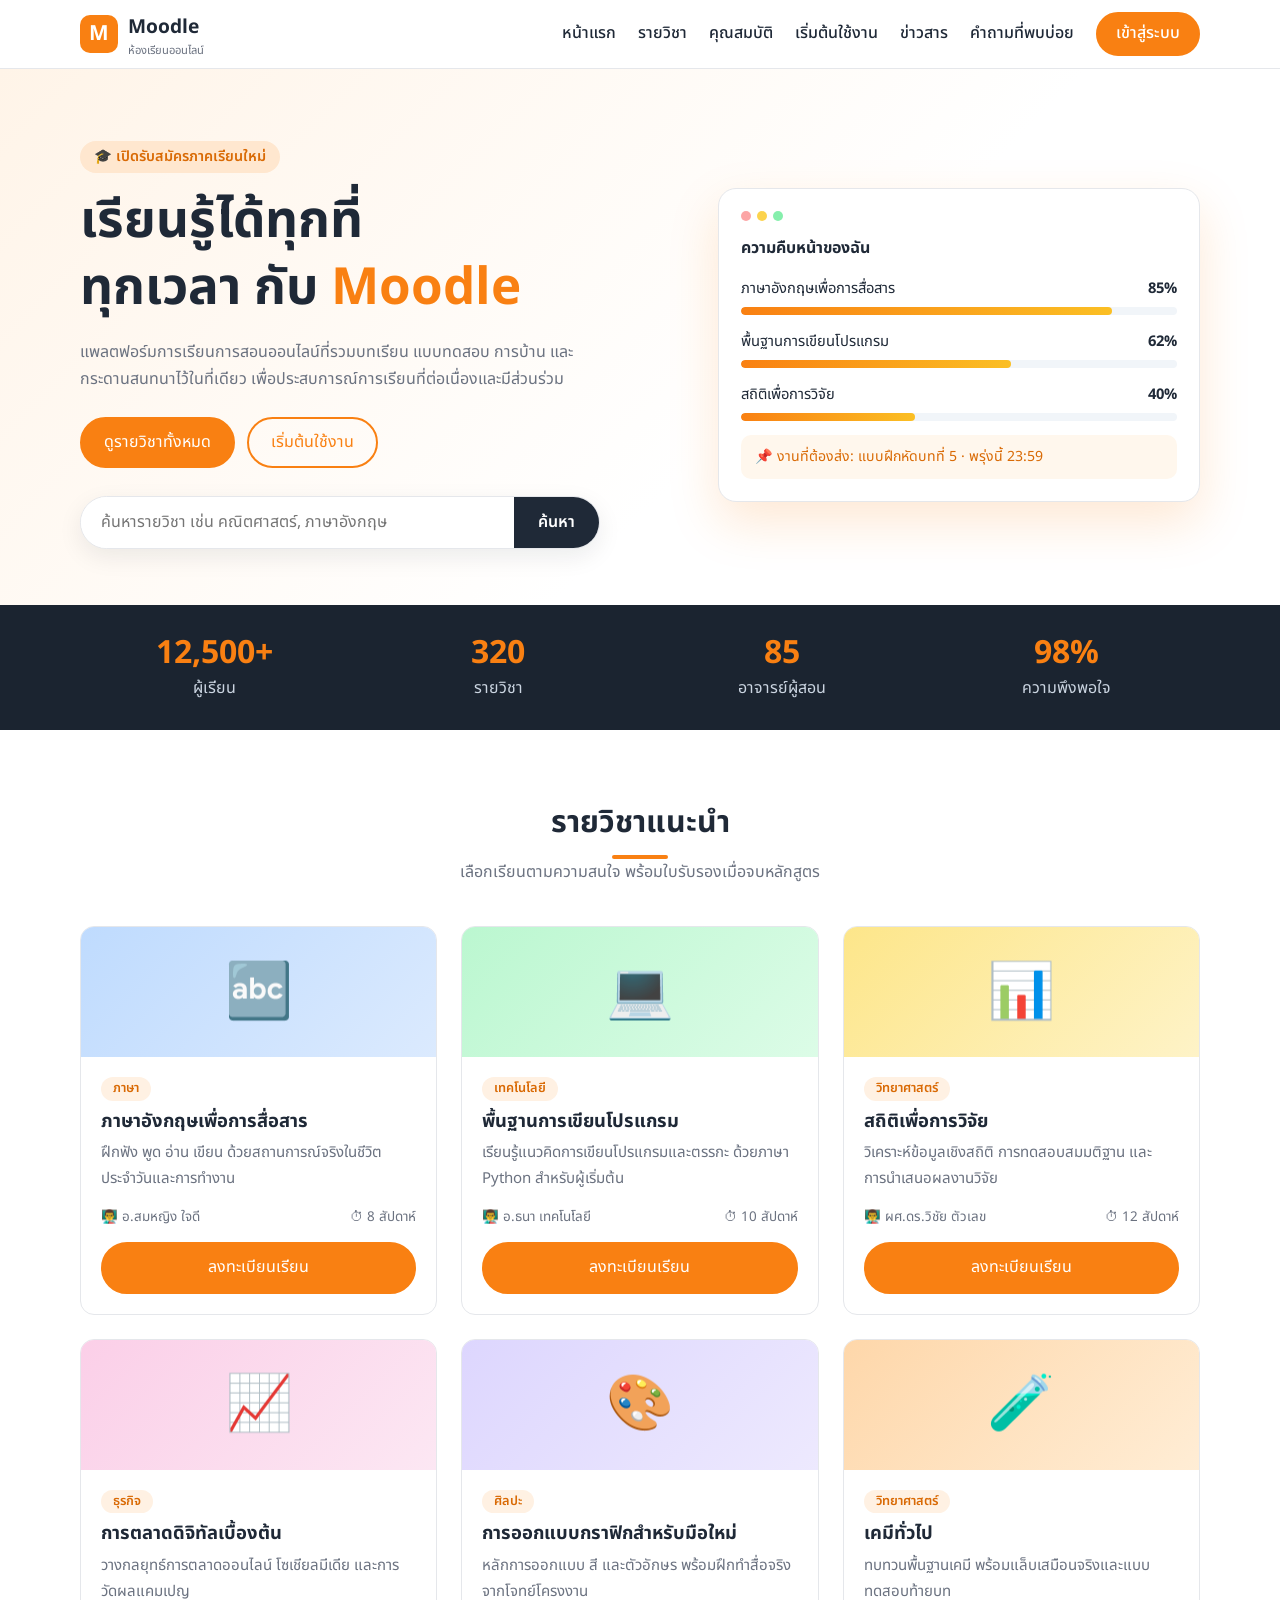
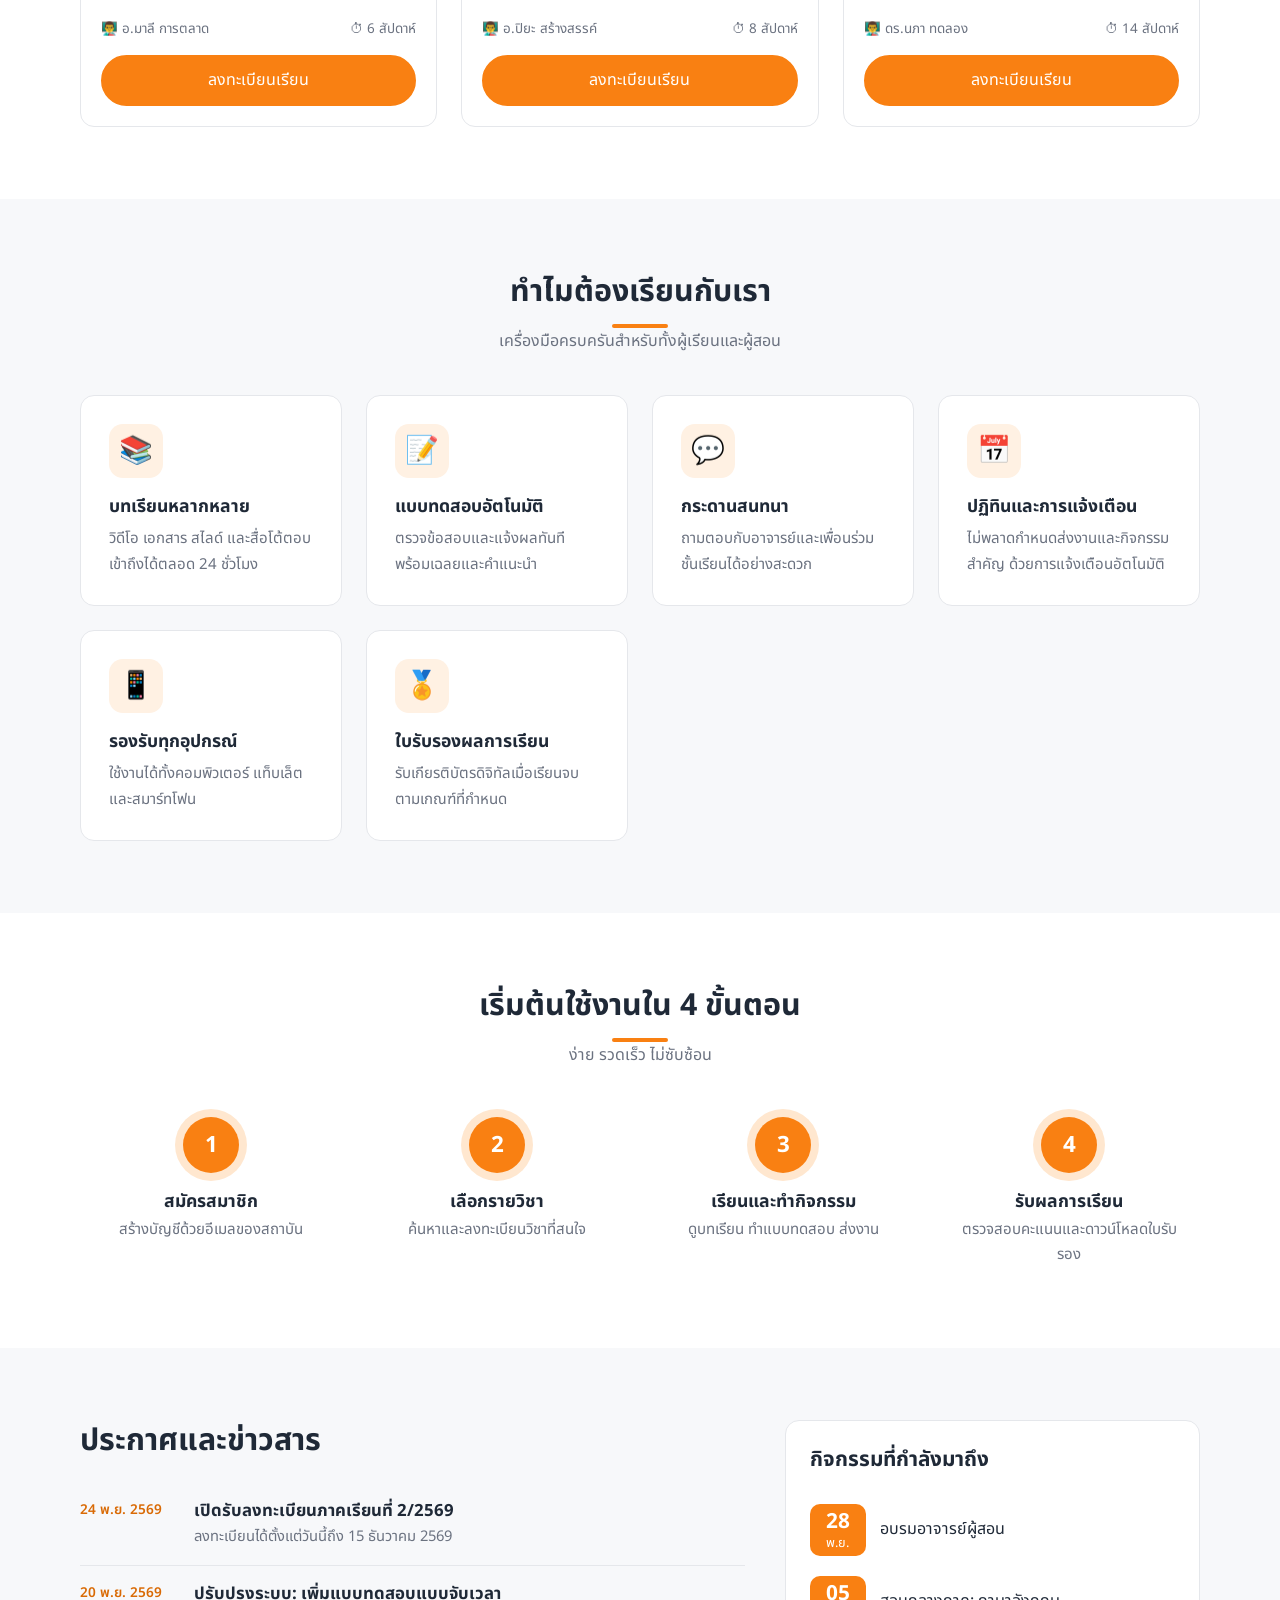
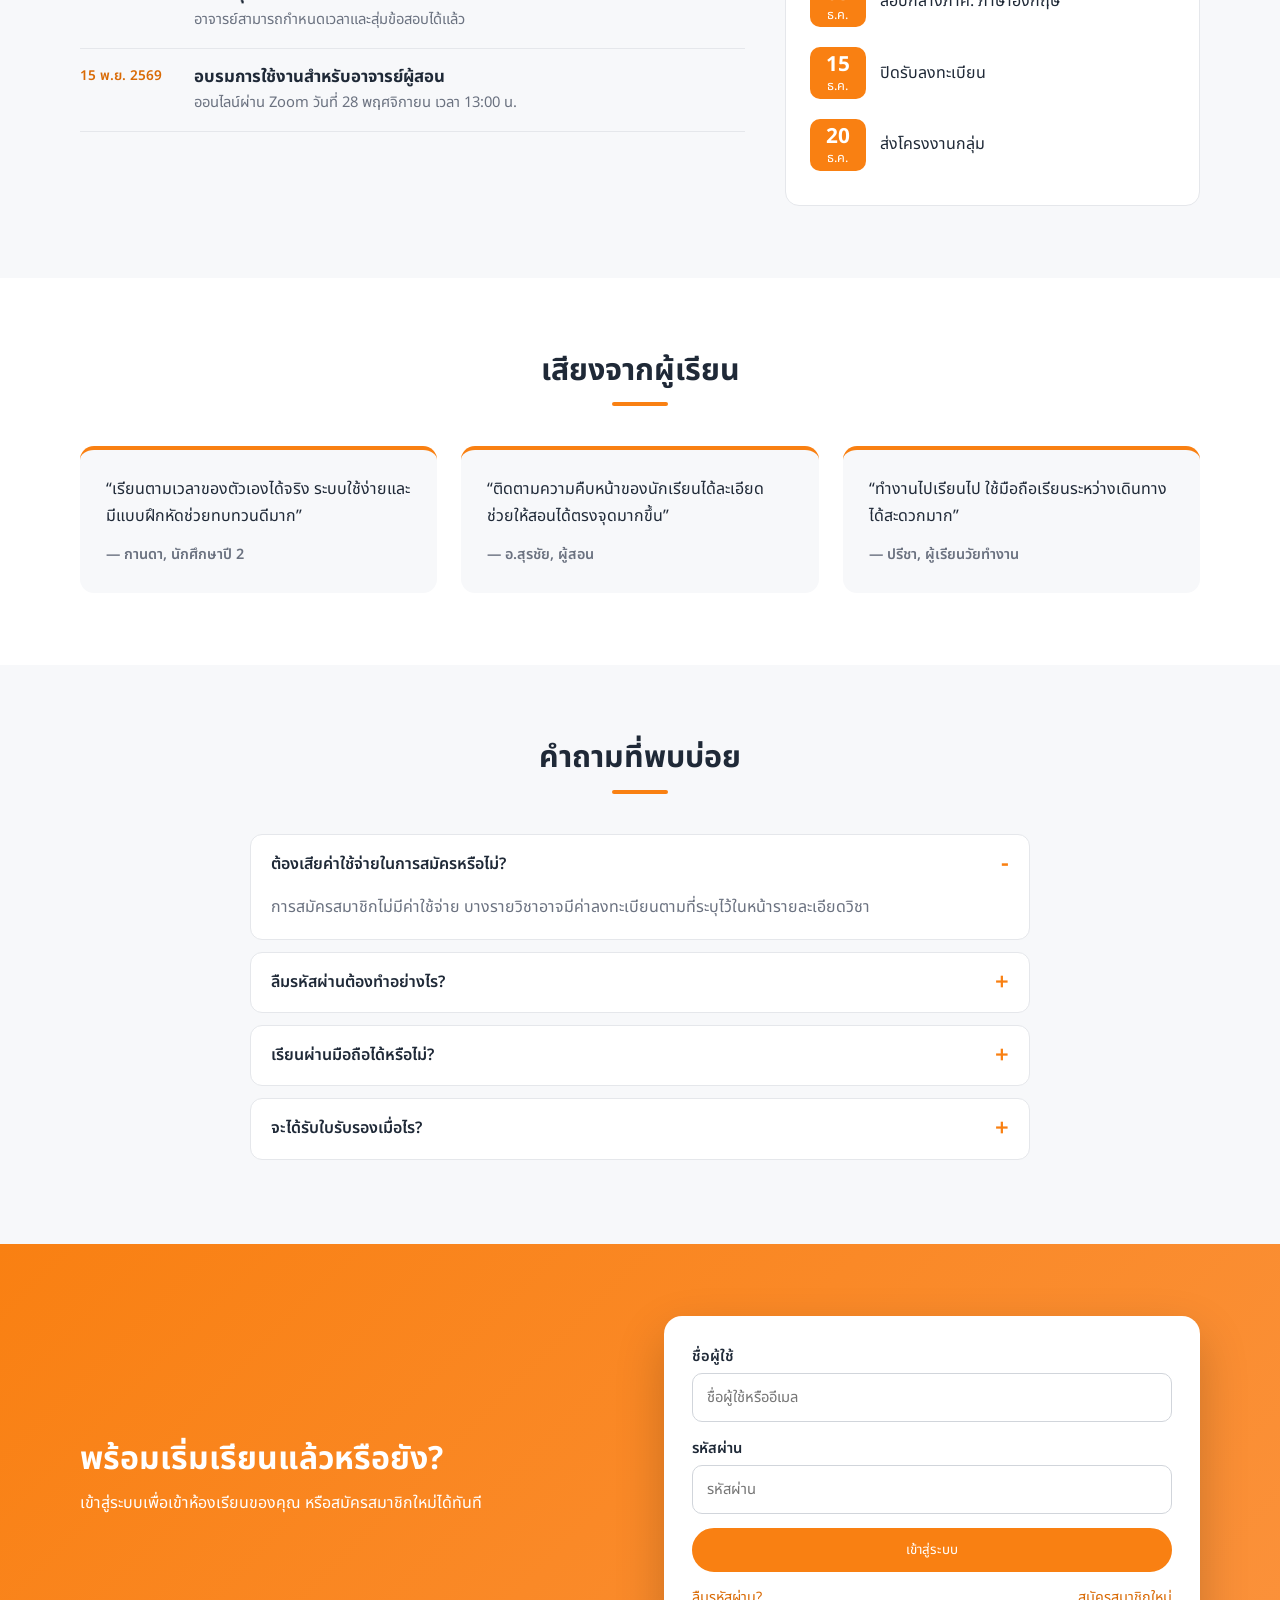
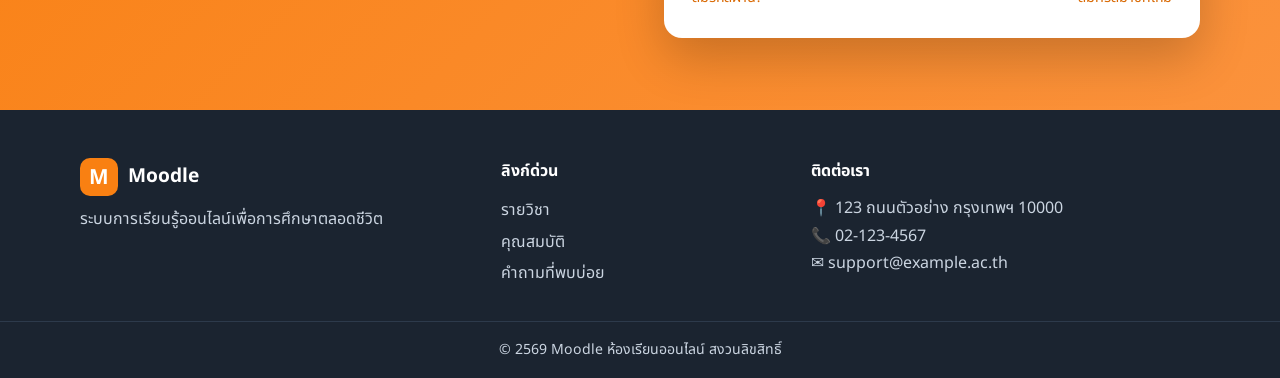
<file: index.html>
<!DOCTYPE html>
<html lang="th">
<head>
  <meta charset="UTF-8">
  <meta name="viewport" content="width=device-width, initial-scale=1.0">
  <title>ระบบการเรียนรู้ออนไลน์ Moodle</title>
  <meta name="description" content="ระบบจัดการการเรียนรู้ออนไลน์ (LMS) เรียนได้ทุกที่ทุกเวลา พร้อมรายวิชาคุณภาพจากอาจารย์ผู้เชี่ยวชาญ">
  <link rel="preconnect" href="https://fonts.googleapis.com">
  <link rel="preconnect" href="https://fonts.gstatic.com" crossorigin>
  <link href="https://fonts.googleapis.com/css2?family=Noto+Sans+Thai:wght@400;500;600;700&display=swap" rel="stylesheet">
  <link rel="stylesheet" href="style.css">
</head>
<body>

  <!-- ส่วนหัว -->
  <header class="site-header">
    <div class="container header-inner">
      <a href="#home" class="logo">
        <span class="logo-mark">M</span>
        <span>Moodle <small>ห้องเรียนออนไลน์</small></span>
      </a>
      <input type="checkbox" id="menu-toggle" class="menu-toggle" aria-label="เปิดเมนู">
      <label for="menu-toggle" class="menu-btn" aria-hidden="true"><span></span></label>
      <nav class="main-nav">
        <a href="#home">หน้าแรก</a>
        <a href="#courses">รายวิชา</a>
        <a href="#features">คุณสมบัติ</a>
        <a href="#steps">เริ่มต้นใช้งาน</a>
        <a href="#news">ข่าวสาร</a>
        <a href="#faq">คำถามที่พบบ่อย</a>
        <a href="#login" class="btn btn-small">เข้าสู่ระบบ</a>
      </nav>
    </div>
  </header>

  <main>
    <!-- ส่วนต้อนรับ -->
    <section id="home" class="hero">
      <div class="container hero-inner">
        <div class="hero-text">
          <span class="badge">🎓 เปิดรับสมัครภาคเรียนใหม่</span>
          <h1>เรียนรู้ได้ทุกที่<br>ทุกเวลา กับ <em>Moodle</em></h1>
          <p>แพลตฟอร์มการเรียนการสอนออนไลน์ที่รวมบทเรียน แบบทดสอบ การบ้าน และกระดานสนทนาไว้ในที่เดียว เพื่อประสบการณ์การเรียนที่ต่อเนื่องและมีส่วนร่วม</p>
          <div class="hero-actions">
            <a href="#courses" class="btn">ดูรายวิชาทั้งหมด</a>
            <a href="#steps" class="btn btn-outline">เริ่มต้นใช้งาน</a>
          </div>
          <form class="search" role="search" onsubmit="return false">
            <input type="search" placeholder="ค้นหารายวิชา เช่น คณิตศาสตร์, ภาษาอังกฤษ" aria-label="ค้นหารายวิชา">
            <button type="submit">ค้นหา</button>
          </form>
        </div>
        <div class="hero-card" aria-hidden="true">
          <div class="mock-top"><i></i><i></i><i></i></div>
          <div class="mock-title">ความคืบหน้าของฉัน</div>
          <div class="mock-row"><span>ภาษาอังกฤษเพื่อการสื่อสาร</span><b>85%</b></div>
          <div class="bar"><div style="width:85%"></div></div>
          <div class="mock-row"><span>พื้นฐานการเขียนโปรแกรม</span><b>62%</b></div>
          <div class="bar"><div style="width:62%"></div></div>
          <div class="mock-row"><span>สถิติเพื่อการวิจัย</span><b>40%</b></div>
          <div class="bar"><div style="width:40%"></div></div>
          <div class="mock-note">📌 งานที่ต้องส่ง: แบบฝึกหัดบทที่ 5 · พรุ่งนี้ 23:59</div>
        </div>
      </div>
    </section>

    <!-- สถิติ -->
    <section class="stats">
      <div class="container stats-grid">
        <div><strong>12,500+</strong><span>ผู้เรียน</span></div>
        <div><strong>320</strong><span>รายวิชา</span></div>
        <div><strong>85</strong><span>อาจารย์ผู้สอน</span></div>
        <div><strong>98%</strong><span>ความพึงพอใจ</span></div>
      </div>
    </section>

    <!-- รายวิชา -->
    <section id="courses" class="section">
      <div class="container">
        <div class="section-head">
          <h2>รายวิชาแนะนำ</h2>
          <p>เลือกเรียนตามความสนใจ พร้อมใบรับรองเมื่อจบหลักสูตร</p>
        </div>
        <div class="cards">
          <article class="card">
            <div class="thumb t1">🔤</div>
            <div class="card-body">
              <span class="tag">ภาษา</span>
              <h3>ภาษาอังกฤษเพื่อการสื่อสาร</h3>
              <p>ฝึกฟัง พูด อ่าน เขียน ด้วยสถานการณ์จริงในชีวิตประจำวันและการทำงาน</p>
              <div class="meta"><span>👨‍🏫 อ.สมหญิง ใจดี</span><span>⏱ 8 สัปดาห์</span></div>
              <a href="#login" class="btn btn-block">ลงทะเบียนเรียน</a>
            </div>
          </article>
          <article class="card">
            <div class="thumb t2">💻</div>
            <div class="card-body">
              <span class="tag">เทคโนโลยี</span>
              <h3>พื้นฐานการเขียนโปรแกรม</h3>
              <p>เรียนรู้แนวคิดการเขียนโปรแกรมและตรรกะ ด้วยภาษา Python สำหรับผู้เริ่มต้น</p>
              <div class="meta"><span>👨‍🏫 อ.ธนา เทคโนโลยี</span><span>⏱ 10 สัปดาห์</span></div>
              <a href="#login" class="btn btn-block">ลงทะเบียนเรียน</a>
            </div>
          </article>
          <article class="card">
            <div class="thumb t3">📊</div>
            <div class="card-body">
              <span class="tag">วิทยาศาสตร์</span>
              <h3>สถิติเพื่อการวิจัย</h3>
              <p>วิเคราะห์ข้อมูลเชิงสถิติ การทดสอบสมมติฐาน และการนำเสนอผลงานวิจัย</p>
              <div class="meta"><span>👨‍🏫 ผศ.ดร.วิชัย ตัวเลข</span><span>⏱ 12 สัปดาห์</span></div>
              <a href="#login" class="btn btn-block">ลงทะเบียนเรียน</a>
            </div>
          </article>
          <article class="card">
            <div class="thumb t4">📈</div>
            <div class="card-body">
              <span class="tag">ธุรกิจ</span>
              <h3>การตลาดดิจิทัลเบื้องต้น</h3>
              <p>วางกลยุทธ์การตลาดออนไลน์ โซเชียลมีเดีย และการวัดผลแคมเปญ</p>
              <div class="meta"><span>👨‍🏫 อ.มาลี การตลาด</span><span>⏱ 6 สัปดาห์</span></div>
              <a href="#login" class="btn btn-block">ลงทะเบียนเรียน</a>
            </div>
          </article>
          <article class="card">
            <div class="thumb t5">🎨</div>
            <div class="card-body">
              <span class="tag">ศิลปะ</span>
              <h3>การออกแบบกราฟิกสำหรับมือใหม่</h3>
              <p>หลักการออกแบบ สี และตัวอักษร พร้อมฝึกทำสื่อจริงจากโจทย์โครงงาน</p>
              <div class="meta"><span>👨‍🏫 อ.ปิยะ สร้างสรรค์</span><span>⏱ 8 สัปดาห์</span></div>
              <a href="#login" class="btn btn-block">ลงทะเบียนเรียน</a>
            </div>
          </article>
          <article class="card">
            <div class="thumb t6">🧪</div>
            <div class="card-body">
              <span class="tag">วิทยาศาสตร์</span>
              <h3>เคมีทั่วไป</h3>
              <p>ทบทวนพื้นฐานเคมี พร้อมแล็บเสมือนจริงและแบบทดสอบท้ายบท</p>
              <div class="meta"><span>👨‍🏫 ดร.นภา ทดลอง</span><span>⏱ 14 สัปดาห์</span></div>
              <a href="#login" class="btn btn-block">ลงทะเบียนเรียน</a>
            </div>
          </article>
        </div>
      </div>
    </section>

    <!-- คุณสมบัติ -->
    <section id="features" class="section alt">
      <div class="container">
        <div class="section-head">
          <h2>ทำไมต้องเรียนกับเรา</h2>
          <p>เครื่องมือครบครันสำหรับทั้งผู้เรียนและผู้สอน</p>
        </div>
        <div class="features">
          <div class="feature"><span class="ico">📚</span><h3>บทเรียนหลากหลาย</h3><p>วิดีโอ เอกสาร สไลด์ และสื่อโต้ตอบ เข้าถึงได้ตลอด 24 ชั่วโมง</p></div>
          <div class="feature"><span class="ico">📝</span><h3>แบบทดสอบอัตโนมัติ</h3><p>ตรวจข้อสอบและแจ้งผลทันที พร้อมเฉลยและคำแนะนำ</p></div>
          <div class="feature"><span class="ico">💬</span><h3>กระดานสนทนา</h3><p>ถามตอบกับอาจารย์และเพื่อนร่วมชั้นเรียนได้อย่างสะดวก</p></div>
          <div class="feature"><span class="ico">📅</span><h3>ปฏิทินและการแจ้งเตือน</h3><p>ไม่พลาดกำหนดส่งงานและกิจกรรมสำคัญ ด้วยการแจ้งเตือนอัตโนมัติ</p></div>
          <div class="feature"><span class="ico">📱</span><h3>รองรับทุกอุปกรณ์</h3><p>ใช้งานได้ทั้งคอมพิวเตอร์ แท็บเล็ต และสมาร์ทโฟน</p></div>
          <div class="feature"><span class="ico">🏅</span><h3>ใบรับรองผลการเรียน</h3><p>รับเกียรติบัตรดิจิทัลเมื่อเรียนจบตามเกณฑ์ที่กำหนด</p></div>
        </div>
      </div>
    </section>

    <!-- ขั้นตอน -->
    <section id="steps" class="section">
      <div class="container">
        <div class="section-head">
          <h2>เริ่มต้นใช้งานใน 4 ขั้นตอน</h2>
          <p>ง่าย รวดเร็ว ไม่ซับซ้อน</p>
        </div>
        <ol class="steps">
          <li><b>1</b><h3>สมัครสมาชิก</h3><p>สร้างบัญชีด้วยอีเมลของสถาบัน</p></li>
          <li><b>2</b><h3>เลือกรายวิชา</h3><p>ค้นหาและลงทะเบียนวิชาที่สนใจ</p></li>
          <li><b>3</b><h3>เรียนและทำกิจกรรม</h3><p>ดูบทเรียน ทำแบบทดสอบ ส่งงาน</p></li>
          <li><b>4</b><h3>รับผลการเรียน</h3><p>ตรวจสอบคะแนนและดาวน์โหลดใบรับรอง</p></li>
        </ol>
      </div>
    </section>

    <!-- ข่าวสารและปฏิทิน -->
    <section id="news" class="section alt">
      <div class="container news-grid">
        <div>
          <h2>ประกาศและข่าวสาร</h2>
          <ul class="news-list">
            <li><time>24 พ.ย. 2569</time><div><h3>เปิดรับลงทะเบียนภาคเรียนที่ 2/2569</h3><p>ลงทะเบียนได้ตั้งแต่วันนี้ถึง 15 ธันวาคม 2569</p></div></li>
            <li><time>20 พ.ย. 2569</time><div><h3>ปรับปรุงระบบ: เพิ่มแบบทดสอบแบบจับเวลา</h3><p>อาจารย์สามารถกำหนดเวลาและสุ่มข้อสอบได้แล้ว</p></div></li>
            <li><time>15 พ.ย. 2569</time><div><h3>อบรมการใช้งานสำหรับอาจารย์ผู้สอน</h3><p>ออนไลน์ผ่าน Zoom วันที่ 28 พฤศจิกายน เวลา 13:00 น.</p></div></li>
          </ul>
        </div>
        <aside class="calendar">
          <h2>กิจกรรมที่กำลังมาถึง</h2>
          <div class="event"><div class="date"><b>28</b>พ.ย.</div><span>อบรมอาจารย์ผู้สอน</span></div>
          <div class="event"><div class="date"><b>05</b>ธ.ค.</div><span>สอบกลางภาค: ภาษาอังกฤษ</span></div>
          <div class="event"><div class="date"><b>15</b>ธ.ค.</div><span>ปิดรับลงทะเบียน</span></div>
          <div class="event"><div class="date"><b>20</b>ธ.ค.</div><span>ส่งโครงงานกลุ่ม</span></div>
        </aside>
      </div>
    </section>

    <!-- รีวิว -->
    <section class="section">
      <div class="container">
        <div class="section-head"><h2>เสียงจากผู้เรียน</h2></div>
        <div class="quotes">
          <blockquote>“เรียนตามเวลาของตัวเองได้จริง ระบบใช้ง่ายและมีแบบฝึกหัดช่วยทบทวนดีมาก”<cite>— กานดา, นักศึกษาปี 2</cite></blockquote>
          <blockquote>“ติดตามความคืบหน้าของนักเรียนได้ละเอียด ช่วยให้สอนได้ตรงจุดมากขึ้น”<cite>— อ.สุรชัย, ผู้สอน</cite></blockquote>
          <blockquote>“ทำงานไปเรียนไป ใช้มือถือเรียนระหว่างเดินทางได้สะดวกมาก”<cite>— ปรีชา, ผู้เรียนวัยทำงาน</cite></blockquote>
        </div>
      </div>
    </section>

    <!-- คำถามที่พบบ่อย -->
    <section id="faq" class="section alt">
      <div class="container narrow">
        <div class="section-head"><h2>คำถามที่พบบ่อย</h2></div>
        <details open><summary>ต้องเสียค่าใช้จ่ายในการสมัครหรือไม่?</summary><p>การสมัครสมาชิกไม่มีค่าใช้จ่าย บางรายวิชาอาจมีค่าลงทะเบียนตามที่ระบุไว้ในหน้ารายละเอียดวิชา</p></details>
        <details><summary>ลืมรหัสผ่านต้องทำอย่างไร?</summary><p>คลิก “ลืมรหัสผ่าน” ที่หน้าเข้าสู่ระบบ แล้วกรอกอีเมล ระบบจะส่งลิงก์ตั้งรหัสผ่านใหม่ให้</p></details>
        <details><summary>เรียนผ่านมือถือได้หรือไม่?</summary><p>ได้ ระบบรองรับทุกอุปกรณ์ และสามารถติดตั้งแอป Moodle เพื่อรับการแจ้งเตือนได้</p></details>
        <details><summary>จะได้รับใบรับรองเมื่อไร?</summary><p>เมื่อทำกิจกรรมครบและคะแนนผ่านเกณฑ์ ระบบจะออกใบรับรองให้ดาวน์โหลดได้ทันที</p></details>
      </div>
    </section>

    <!-- เข้าสู่ระบบ -->
    <section id="login" class="section login">
      <div class="container login-inner">
        <div class="login-text">
          <h2>พร้อมเริ่มเรียนแล้วหรือยัง?</h2>
          <p>เข้าสู่ระบบเพื่อเข้าห้องเรียนของคุณ หรือสมัครสมาชิกใหม่ได้ทันที</p>
        </div>
        <form class="login-form" onsubmit="return false">
          <label>ชื่อผู้ใช้<input type="text" placeholder="ชื่อผู้ใช้หรืออีเมล" autocomplete="username"></label>
          <label>รหัสผ่าน<input type="password" placeholder="รหัสผ่าน" autocomplete="current-password"></label>
          <button type="submit" class="btn btn-block">เข้าสู่ระบบ</button>
          <div class="login-links"><a href="#">ลืมรหัสผ่าน?</a><a href="#">สมัครสมาชิกใหม่</a></div>
        </form>
      </div>
    </section>
  </main>

  <!-- ส่วนท้าย -->
  <footer class="site-footer">
    <div class="container footer-grid">
      <div>
        <div class="logo light"><span class="logo-mark">M</span><span>Moodle</span></div>
        <p>ระบบการเรียนรู้ออนไลน์เพื่อการศึกษาตลอดชีวิต</p>
      </div>
      <div>
        <h4>ลิงก์ด่วน</h4>
        <a href="#courses">รายวิชา</a><a href="#features">คุณสมบัติ</a><a href="#faq">คำถามที่พบบ่อย</a>
      </div>
      <div>
        <h4>ติดต่อเรา</h4>
        <p>📍 123 ถนนตัวอย่าง กรุงเทพฯ 10000</p>
        <p>📞 02-123-4567</p>
        <p>✉️ support@example.ac.th</p>
      </div>
    </div>
    <div class="copy">© 2569 Moodle ห้องเรียนออนไลน์ สงวนลิขสิทธิ์</div>
  </footer>

</body>
</html>
</file>
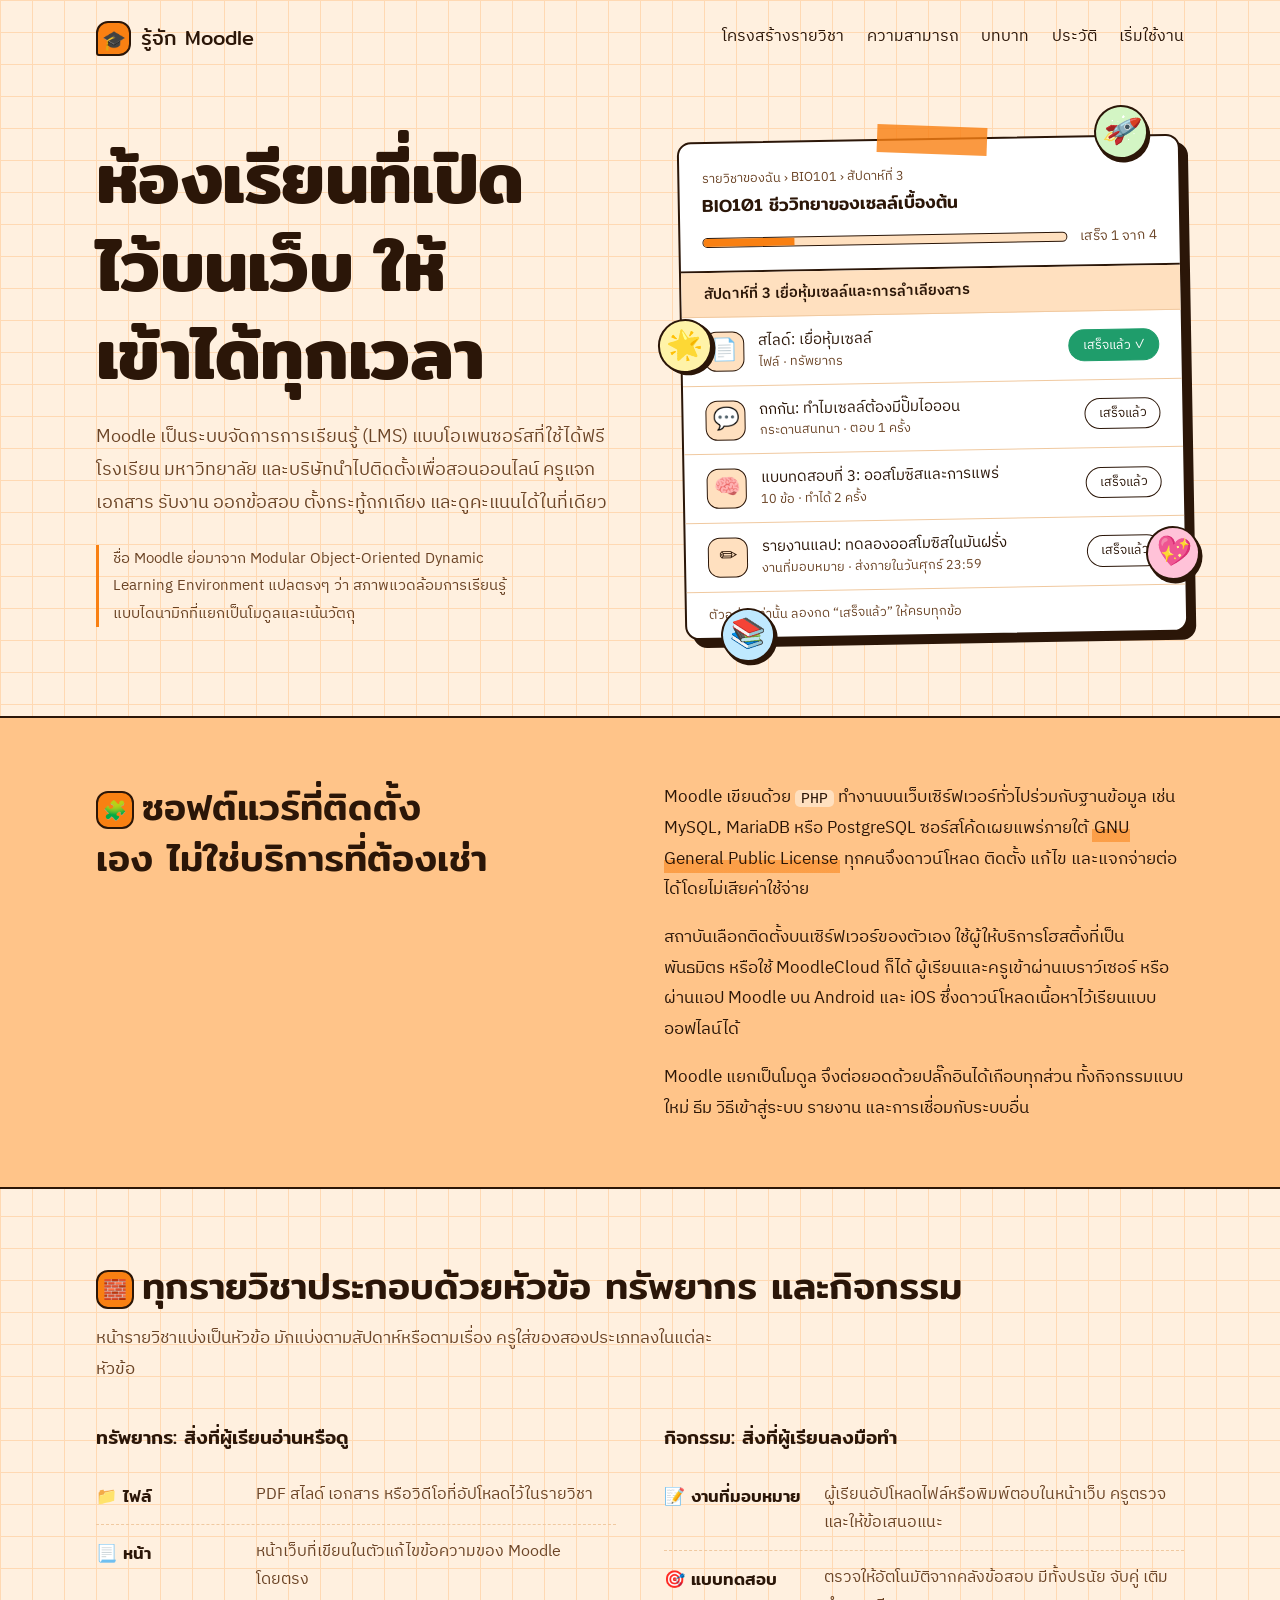
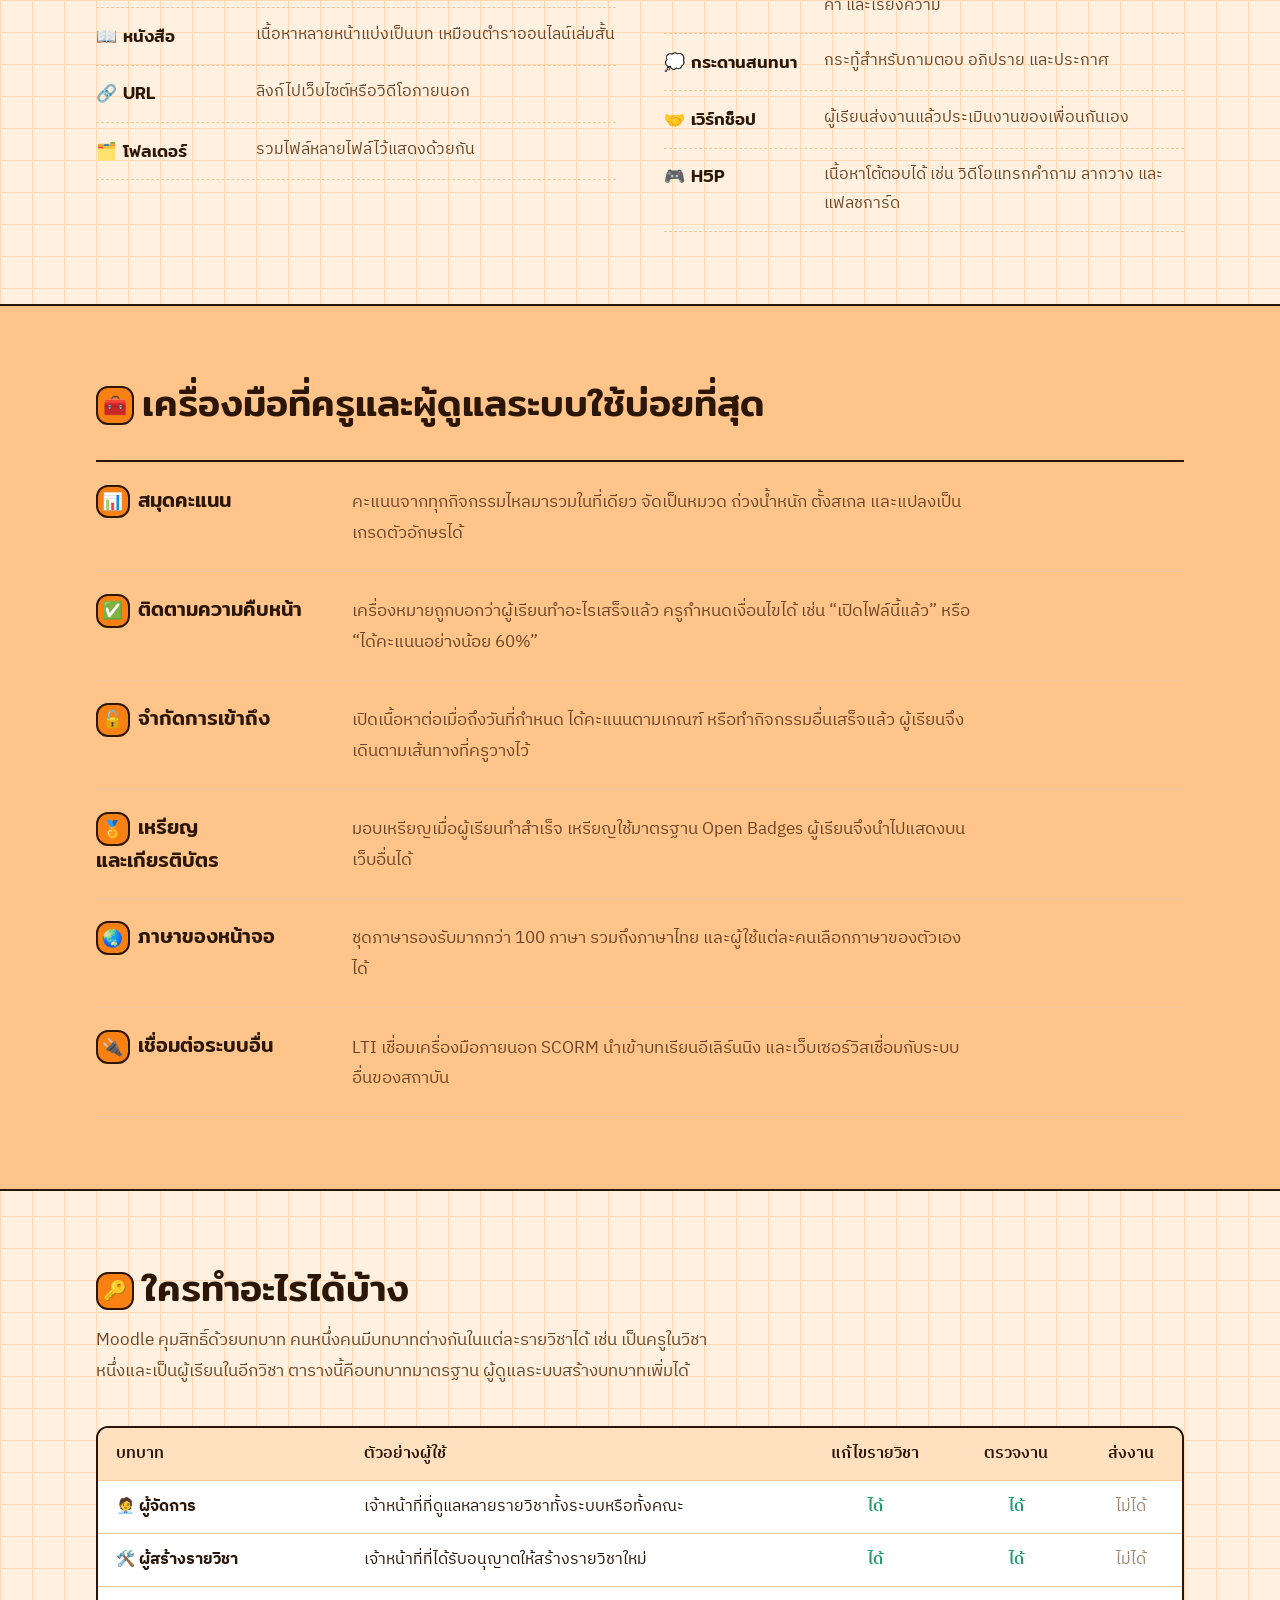
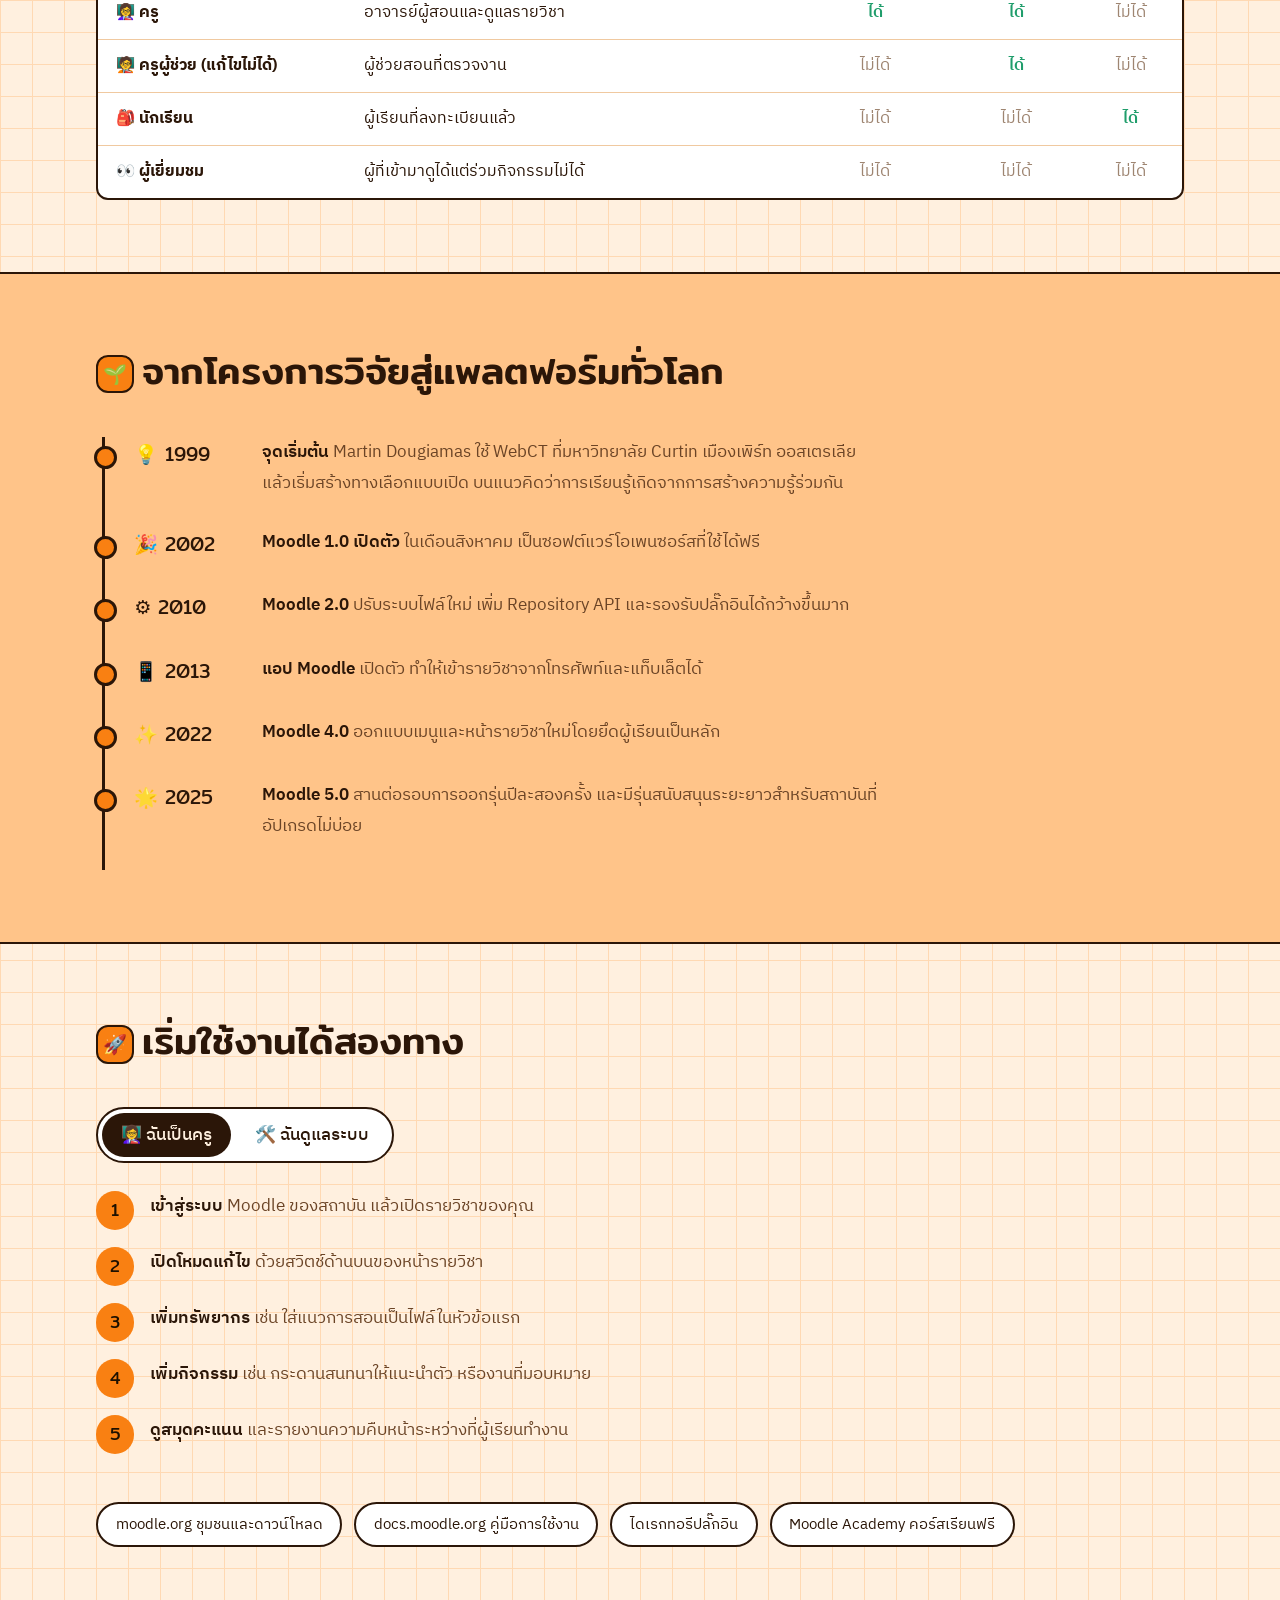
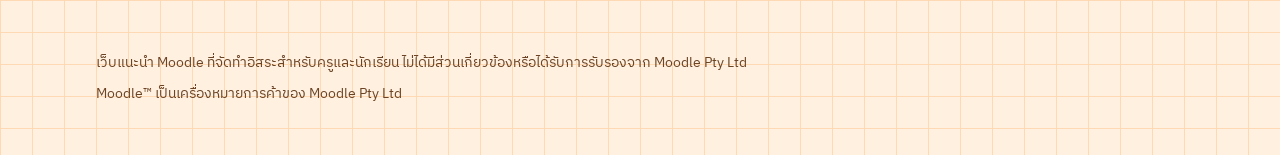
<file: moodle-th.html>
<!doctype html>
<html lang="th">
<head>
<meta charset="utf-8">
<meta name="viewport" content="width=device-width, initial-scale=1">
<title>รู้จัก Moodle ในหน้าเดียว</title>
<meta name="description" content="แนะนำ Moodle ระบบจัดการการเรียนรู้แบบโอเพนซอร์ส สำหรับครูและนักเรียน">
<link rel="preconnect" href="https://fonts.googleapis.com">
<link rel="preconnect" href="https://fonts.gstatic.com" crossorigin>
<link rel="stylesheet" href="https://fonts.googleapis.com/css2?family=IBM+Plex+Sans+Thai:wght@400;500;600&family=Mitr:wght@400;500;600&display=swap">
<style>
:root {
  --paper: #fff0df;
  --grid: #ffd9b3;
  --band: #ffc489;
  --surface: #ffffff;
  --ink: #2b1608;
  --muted: #6b4426;
  --line: #f0c9a0;
  --orange: #f98012;
  --orange-ink: #8a3f00;
  --pass: #1f9d6b;
  --tint: #ffe0bf;
  --display: "Mitr", "Noto Sans Thai", system-ui, sans-serif;
  --body: "IBM Plex Sans Thai", "Noto Sans Thai", system-ui, sans-serif;
}
@media (prefers-color-scheme: dark) {
  :root {
    --paper: #1f1209; --grid: #33200f; --band: #4a2a0f; --surface: #2b1a0e; --ink: #fff0df; --muted: #e0bf9d;
    --line: #4a3018; --orange: #ff9a3d; --orange-ink: #ffc58f; --pass: #4fd09a; --tint: #3d2712;
    color-scheme: dark;
  }
}
* { box-sizing: border-box; }
html { scroll-behavior: smooth; }
body {
  margin: 0; color: var(--ink); font-family: var(--body); font-size: 1.0625rem; line-height: 1.8;
  background-color: var(--paper);
  background-image:
    linear-gradient(var(--grid) 1px, transparent 1px),
    linear-gradient(90deg, var(--grid) 1px, transparent 1px);
  background-size: 32px 32px;
  padding-inline: max(16px, env(safe-area-inset-left, 0px));
}
.wrap { max-width: 68rem; margin: 0 auto; }
a { color: inherit; text-underline-offset: 4px; }
a:focus-visible, button:focus-visible { outline: 3px solid var(--orange); outline-offset: 3px; border-radius: 6px; }
h1, h2, h3 { font-family: var(--display); font-weight: 500; line-height: 1.35; margin: 0; text-wrap: balance; }
h2 { font-size: clamp(1.7rem, 3.6vw, 2.35rem); }
h3 { font-size: 1.2rem; }
p { margin: 0; max-width: 62ch; }
.muted { color: var(--muted); }
.hl { background: linear-gradient(transparent 55%, color-mix(in srgb, var(--orange) 55%, transparent) 55%); padding-inline: .1em; }

/* Top bar */
.top { display: flex; justify-content: space-between; align-items: center; flex-wrap: wrap; gap: .75rem 1.5rem; padding-block: 1.25rem; }
.brand { font-family: var(--display); font-size: 1.25rem; text-decoration: none; display: flex; align-items: center; gap: .6rem; }
.brand i { width: 2.2rem; height: 2.2rem; border-radius: 12px 12px 12px 3px; border: 2px solid var(--ink); background: var(--orange); display: grid; place-items: center; color: #fff; font-style: normal; font-size: 1.2rem; }
.top nav { display: flex; gap: 1.4rem; flex-wrap: wrap; font-size: .97rem; }
.top nav a { text-decoration: none; padding-block: .2rem; border-bottom: 2px solid transparent; }
.top nav a:hover { border-color: var(--orange); }

/* Hero */
.hero { display: grid; grid-template-columns: 1.05fr 1fr; gap: 3.5rem; align-items: center; padding-block: 3rem 5rem; }
.hero > * { min-width: 0; }
.hero h1 { font-size: clamp(2.5rem, 6.2vw, 4.4rem); font-weight: 600; line-height: 1.25; letter-spacing: -.01em; margin-bottom: 1.4rem; }
.lede { font-size: 1.15rem; color: var(--muted); }
.name-note { margin-top: 1.6rem; font-size: .95rem; color: var(--muted); border-left: 3px solid var(--orange); padding-left: .9rem; max-width: 48ch; }

/* Course card (the one memorable element) */
.course-wrap { position: relative; padding: 14px 0 0; }
.course {
  position: relative; background: var(--surface); border: 2px solid var(--ink); border-radius: 14px;
  box-shadow: 8px 8px 0 var(--ink); transform: rotate(-1deg); overflow: hidden;
}
.tape { position: absolute; z-index: 2; top: 2px; left: 50%; width: 110px; height: 28px; margin-left: -55px; background: color-mix(in srgb, var(--orange) 80%, transparent); transform: rotate(2deg); }
.course-head { padding: 1.5rem 1.4rem 1rem; border-bottom: 2px solid var(--ink); }
.crumbs { font-size: .8rem; color: var(--muted); }
.course-head h3 { margin: .2rem 0 .8rem; font-size: 1.1rem; }
.progress { display: flex; align-items: center; gap: .8rem; font-size: .85rem; color: var(--muted); }
.bar { flex: 1; height: 10px; border-radius: 99px; background: var(--tint); border: 1.5px solid var(--ink); overflow: hidden; }
.bar span { display: block; height: 100%; width: 0; background: var(--orange); transition: width .4s ease; }
.week { padding: .55rem 1.4rem; background: var(--tint); font-weight: 600; font-size: .92rem; border-bottom: 1px solid var(--line); }
.acts { list-style: none; margin: 0; padding: 0; }
.acts li { display: flex; align-items: center; gap: .85rem; padding: .8rem 1.4rem; border-bottom: 1px solid var(--line); }
.acts .ico { flex: none; width: 2.5rem; height: 2.5rem; border-radius: 12px; display: grid; place-items: center; font-size: 1.35rem; line-height: 1; background: var(--tint); border: 1.5px solid var(--ink); }
.acts .name { flex: 1; min-width: 0; font-size: .95rem; line-height: 1.5; }
.acts .name small { display: block; color: var(--muted); font-size: .8rem; }
.done { flex: none; font: inherit; font-size: .8rem; cursor: pointer; background: transparent; color: var(--ink); border: 1.5px solid var(--ink); border-radius: 99px; padding: .2rem .8rem; }
.done:hover { background: var(--tint); }
.done[aria-pressed="true"] { background: var(--pass); border-color: var(--pass); color: #fff; }
.course-foot { padding: .7rem 1.4rem; font-size: .8rem; color: var(--muted); }
.stamp {
  position: absolute; right: 1.2rem; top: 5.2rem; z-index: 3; pointer-events: none;
  border: 4px solid var(--pass); color: var(--pass); border-radius: 10px; padding: .1rem .9rem;
  font-family: var(--display); font-size: 1.6rem; background: color-mix(in srgb, var(--surface) 88%, transparent);
  opacity: 0; transform: rotate(-12deg) scale(2.2);
}
.stamp.on { opacity: 1; transform: rotate(-12deg) scale(1); transition: transform .28s cubic-bezier(.3,1.6,.5,1), opacity .12s; }

/* Stickers */
.sticker { position: absolute; z-index: 4; display: grid; place-items: center; width: 3.4rem; height: 3.4rem; font-size: 1.8rem; line-height: 1; background: var(--surface); border: 2px solid var(--ink); border-radius: 50%; box-shadow: 3px 3px 0 var(--ink); pointer-events: none; }
.sticker.s1 { left: -1.4rem; top: 38%; transform: rotate(-12deg); background: #fff3a8; }
.sticker.s2 { right: -1rem; bottom: 3.5rem; transform: rotate(10deg); background: #ffc2d8; }
.sticker.s3 { left: 2.5rem; bottom: -1.6rem; transform: rotate(6deg); background: #bfe9ff; }
.sticker.s4 { right: 2.2rem; top: -1.2rem; transform: rotate(14deg); background: #d3f5c4; }
.emo { display: inline-grid; place-items: center; width: 2.4rem; height: 2.4rem; margin-right: .5rem; border-radius: 12px; background: var(--orange); border: 2px solid var(--ink); font-size: 1.2rem; vertical-align: middle; line-height: 1; }
.row h3 .emo { width: 2.1rem; height: 2.1rem; font-size: 1.05rem; }

/* Sections */

section { padding-block: 4.5rem; }
.band { background: var(--band); border-block: 2px solid var(--ink); margin-inline: calc(50% - 50vw); padding-inline: calc(50vw - 50%); }
.sec-head { display: grid; gap: .7rem; margin-bottom: 2.5rem; }
.split { display: grid; grid-template-columns: repeat(2, minmax(0, 1fr)); gap: 3rem; }
.split > * { min-width: 0; }
.body-stack { display: grid; gap: 1.1rem; }
code { font-family: ui-monospace, Consolas, monospace; font-size: .88em; background: var(--tint); padding: .05em .4em; border-radius: 5px; }

.list { list-style: none; margin: 1.1rem 0 0; padding: 0; }
.list li { display: grid; grid-template-columns: 9rem 1fr; gap: 1rem; padding-block: .8rem; border-bottom: 1px dashed var(--line); }
.list b { font-family: var(--display); font-weight: 500; }
.list span { color: var(--muted); font-size: .98rem; }

/* Features as ruled rows, not cards */
.rows { border-top: 2px solid var(--ink); }
.row { display: grid; grid-template-columns: 14rem 1fr; gap: 2rem; padding-block: 1.4rem; border-bottom: 1px solid var(--line); align-items: baseline; }
.row h3 { font-size: 1.25rem; }
.row p { color: var(--muted); }

.table-wrap { overflow-x: auto; border: 2px solid var(--ink); border-radius: 12px; background: var(--surface); }
table { border-collapse: collapse; width: 100%; min-width: 40rem; font-size: .97rem; line-height: 1.6; }
th, td { text-align: left; padding: .85rem 1.1rem; border-bottom: 1px solid var(--line); vertical-align: top; }
thead th { background: var(--tint); font-weight: 600; }
tbody tr:last-child td { border-bottom: 0; }
td.c, th.c { text-align: center; }
.y { color: var(--pass); font-weight: 600; }
.n { color: var(--muted); opacity: .65; }

.timeline { list-style: none; margin: 0; padding: 0; border-left: 3px solid var(--ink); margin-left: .4rem; }
.timeline li { position: relative; display: grid; grid-template-columns: 7rem 1fr; gap: 1rem; padding: 0 0 1.8rem 1.8rem; }
.timeline li::before { content: ""; position: absolute; left: -11px; top: .55rem; width: 17px; height: 17px; border-radius: 50%; background: var(--orange); border: 3px solid var(--ink); }
.timeline .yr { font-family: var(--display); font-size: 1.2rem; font-variant-numeric: tabular-nums; }
.timeline p { color: var(--muted); }
.timeline b { color: var(--ink); font-weight: 600; }

/* Tabs */
.tabs { display: inline-flex; border: 2px solid var(--ink); border-radius: 99px; padding: 4px; gap: 4px; background: var(--surface); margin-bottom: 1.8rem; flex-wrap: wrap; }
.tab { font: inherit; font-weight: 500; cursor: pointer; border: 0; background: transparent; color: var(--ink); padding: .4rem 1.2rem; border-radius: 99px; }
.tab[aria-selected="true"] { background: var(--ink); color: var(--paper); }
.panel[hidden] { display: none; }
.steps { list-style: none; margin: 0; padding: 0; display: grid; gap: 1.1rem; counter-reset: s; max-width: 46rem; }
.steps li { counter-increment: s; display: grid; grid-template-columns: 2.4rem 1fr; gap: 1rem; align-items: start; }
.steps li::before { content: counter(s); width: 2.4rem; height: 2.4rem; border-radius: 50%; background: var(--orange); color: #1d1000; display: grid; place-items: center; font-family: var(--display); }
.steps b { font-weight: 600; }
.steps span { color: var(--muted); }

.links { display: flex; flex-wrap: wrap; gap: .75rem; margin-top: 3rem; }
.links a { text-decoration: none; border: 2px solid var(--ink); background: var(--surface); padding: .45rem 1.1rem; border-radius: 99px; font-size: .95rem; }
.links a:hover { background: var(--orange); color: #1d1000; border-color: var(--ink); }

footer { padding-block: 2rem 3rem; color: var(--muted); font-size: .88rem; display: grid; gap: .3rem; }

@media (max-width: 860px) {
  .hero { grid-template-columns: 1fr; gap: 3rem; padding-block: 2rem 3.5rem; }
  .split { grid-template-columns: 1fr; gap: 2rem; }
  .row { grid-template-columns: 1fr; gap: .3rem; }
  section { padding-block: 3.5rem; }
}
@media (max-width: 560px) {
  .list li, .timeline li { grid-template-columns: 1fr; gap: .1rem; }
  .course { box-shadow: 5px 5px 0 var(--ink); }
  .stamp { font-size: 1.25rem; top: 6rem; }
  .sticker { width: 2.7rem; height: 2.7rem; font-size: 1.4rem; }
  .sticker.s1 { left: -.5rem; }
  .sticker.s2 { right: -.4rem; }
}
@media (prefers-reduced-motion: reduce) {
  html { scroll-behavior: auto; }
  .bar span, .stamp.on { transition: none; }
}
</style>
</head>
<body>
<div class="wrap">
  <header class="top">
    <a class="brand" href="#"><i aria-hidden="true">🎓</i>รู้จัก Moodle</a>
    <nav aria-label="เมนูหลัก">
      <a href="#anatomy">โครงสร้างรายวิชา</a>
      <a href="#features">ความสามารถ</a>
      <a href="#roles">บทบาท</a>
      <a href="#history">ประวัติ</a>
      <a href="#start">เริ่มใช้งาน</a>
    </nav>
  </header>

  <main>
    <div class="hero">
      <div>
        <h1>ห้องเรียนที่เปิดไว้บนเว็บ ให้เข้าได้ทุกเวลา</h1>
        <p class="lede">Moodle เป็นระบบจัดการการเรียนรู้ (LMS) แบบโอเพนซอร์สที่ใช้ได้ฟรี โรงเรียน มหาวิทยาลัย และบริษัทนำไปติดตั้งเพื่อสอนออนไลน์ ครูแจกเอกสาร รับงาน ออกข้อสอบ ตั้งกระทู้ถกเถียง และดูคะแนนได้ในที่เดียว</p>
        <p class="name-note">ชื่อ Moodle ย่อมาจาก Modular Object-Oriented Dynamic Learning Environment แปลตรงๆ ว่า สภาพแวดล้อมการเรียนรู้แบบไดนามิกที่แยกเป็นโมดูลและเน้นวัตถุ</p>
      </div>

      <div class="course-wrap">
        <div class="tape" aria-hidden="true"></div>
        <span class="sticker s1" aria-hidden="true">🌟</span><span class="sticker s2" aria-hidden="true">💖</span><span class="sticker s3" aria-hidden="true">📚</span><span class="sticker s4" aria-hidden="true">🚀</span>
        <div class="course" aria-label="ตัวอย่างหน้ารายวิชาใน Moodle">
          <div class="course-head">
            <div class="crumbs">รายวิชาของฉัน › BIO101 › สัปดาห์ที่ 3</div>
            <h3>BIO101 ชีววิทยาของเซลล์เบื้องต้น</h3>
            <div class="progress"><div class="bar"><span id="bar"></span></div><span id="pct">เสร็จ 0 จาก 4</span></div>
          </div>
          <div class="week">สัปดาห์ที่ 3 เยื่อหุ้มเซลล์และการลำเลียงสาร</div>
          <ul class="acts">
            <li><span class="ico" aria-hidden="true">📄</span><span class="name">สไลด์: เยื่อหุ้มเซลล์<small>ไฟล์ · ทรัพยากร</small></span><button class="done" type="button" aria-pressed="false">เสร็จแล้ว</button></li>
            <li><span class="ico" aria-hidden="true">💬</span><span class="name">ถกกัน: ทำไมเซลล์ต้องมีปั๊มไอออน<small>กระดานสนทนา · ตอบ 1 ครั้ง</small></span><button class="done" type="button" aria-pressed="false">เสร็จแล้ว</button></li>
            <li><span class="ico" aria-hidden="true">🧠</span><span class="name">แบบทดสอบที่ 3: ออสโมซิสและการแพร่<small>10 ข้อ · ทำได้ 2 ครั้ง</small></span><button class="done" type="button" aria-pressed="false">เสร็จแล้ว</button></li>
            <li><span class="ico" aria-hidden="true">✏️</span><span class="name">รายงานแลป: ทดลองออสโมซิสในมันฝรั่ง<small>งานที่มอบหมาย · ส่งภายในวันศุกร์ 23:59</small></span><button class="done" type="button" aria-pressed="false">เสร็จแล้ว</button></li>
          </ul>
          <div class="course-foot">ตัวอย่างเท่านั้น ลองกด “เสร็จแล้ว” ให้ครบทุกข้อ</div>
          <div class="stamp" id="stamp" aria-hidden="true">ผ่านครบแล้ว</div>
        </div>
      </div>
    </div>
  </main>
</div>

<div class="band">
  <div class="wrap">
    <section id="what" style="padding-block:4rem">
      <div class="split">
        <div class="sec-head" style="margin:0; align-content:start">
          <h2><span class="emo" aria-hidden="true">🧩</span>ซอฟต์แวร์ที่ติดตั้งเอง ไม่ใช่บริการที่ต้องเช่า</h2>
        </div>
        <div class="body-stack">
          <p>Moodle เขียนด้วย <code>PHP</code> ทำงานบนเว็บเซิร์ฟเวอร์ทั่วไปร่วมกับฐานข้อมูล เช่น MySQL, MariaDB หรือ PostgreSQL ซอร์สโค้ดเผยแพร่ภายใต้ <span class="hl">GNU General Public License</span> ทุกคนจึงดาวน์โหลด ติดตั้ง แก้ไข และแจกจ่ายต่อได้โดยไม่เสียค่าใช้จ่าย</p>
          <p>สถาบันเลือกติดตั้งบนเซิร์ฟเวอร์ของตัวเอง ใช้ผู้ให้บริการโฮสติ้งที่เป็นพันธมิตร หรือใช้ MoodleCloud ก็ได้ ผู้เรียนและครูเข้าผ่านเบราว์เซอร์ หรือผ่านแอป Moodle บน Android และ iOS ซึ่งดาวน์โหลดเนื้อหาไว้เรียนแบบออฟไลน์ได้</p>
          <p>Moodle แยกเป็นโมดูล จึงต่อยอดด้วยปลั๊กอินได้เกือบทุกส่วน ทั้งกิจกรรมแบบใหม่ ธีม วิธีเข้าสู่ระบบ รายงาน และการเชื่อมกับระบบอื่น</p>
        </div>
      </div>
    </section>
  </div>
</div>

<div class="wrap">
  <section id="anatomy">
    <div class="sec-head">
      <h2><span class="emo" aria-hidden="true">🧱</span>ทุกรายวิชาประกอบด้วยหัวข้อ ทรัพยากร และกิจกรรม</h2>
      <p class="muted">หน้ารายวิชาแบ่งเป็นหัวข้อ มักแบ่งตามสัปดาห์หรือตามเรื่อง ครูใส่ของสองประเภทลงในแต่ละหัวข้อ</p>
    </div>
    <div class="split">
      <div>
        <h3>ทรัพยากร: สิ่งที่ผู้เรียนอ่านหรือดู</h3>
        <ul class="list">
          <li><b>📁 ไฟล์</b><span>PDF สไลด์ เอกสาร หรือวิดีโอที่อัปโหลดไว้ในรายวิชา</span></li>
          <li><b>📃 หน้า</b><span>หน้าเว็บที่เขียนในตัวแก้ไขข้อความของ Moodle โดยตรง</span></li>
          <li><b>📖 หนังสือ</b><span>เนื้อหาหลายหน้าแบ่งเป็นบท เหมือนตำราออนไลน์เล่มสั้น</span></li>
          <li><b>🔗 URL</b><span>ลิงก์ไปเว็บไซต์หรือวิดีโอภายนอก</span></li>
          <li><b>🗂️ โฟลเดอร์</b><span>รวมไฟล์หลายไฟล์ไว้แสดงด้วยกัน</span></li>
        </ul>
      </div>
      <div>
        <h3>กิจกรรม: สิ่งที่ผู้เรียนลงมือทำ</h3>
        <ul class="list">
          <li><b>📝 งานที่มอบหมาย</b><span>ผู้เรียนอัปโหลดไฟล์หรือพิมพ์ตอบในหน้าเว็บ ครูตรวจและให้ข้อเสนอแนะ</span></li>
          <li><b>🎯 แบบทดสอบ</b><span>ตรวจให้อัตโนมัติจากคลังข้อสอบ มีทั้งปรนัย จับคู่ เติมคำ และเรียงความ</span></li>
          <li><b>💭 กระดานสนทนา</b><span>กระทู้สำหรับถามตอบ อภิปราย และประกาศ</span></li>
          <li><b>🤝 เวิร์กช็อป</b><span>ผู้เรียนส่งงานแล้วประเมินงานของเพื่อนกันเอง</span></li>
          <li><b>🎮 H5P</b><span>เนื้อหาโต้ตอบได้ เช่น วิดีโอแทรกคำถาม ลากวาง และแฟลชการ์ด</span></li>
        </ul>
      </div>
    </div>
  </section>
</div>

<div class="band">
  <div class="wrap">
    <section id="features">
      <div class="sec-head" style="margin-bottom:2rem">
        <h2><span class="emo" aria-hidden="true">🧰</span>เครื่องมือที่ครูและผู้ดูแลระบบใช้บ่อยที่สุด</h2>
      </div>
      <div class="rows">
        <div class="row"><h3><span class="emo" aria-hidden="true">📊</span>สมุดคะแนน</h3><p>คะแนนจากทุกกิจกรรมไหลมารวมในที่เดียว จัดเป็นหมวด ถ่วงน้ำหนัก ตั้งสเกล และแปลงเป็นเกรดตัวอักษรได้</p></div>
        <div class="row"><h3><span class="emo" aria-hidden="true">✅</span>ติดตามความคืบหน้า</h3><p>เครื่องหมายถูกบอกว่าผู้เรียนทำอะไรเสร็จแล้ว ครูกำหนดเงื่อนไขได้ เช่น “เปิดไฟล์นี้แล้ว” หรือ “ได้คะแนนอย่างน้อย 60%”</p></div>
        <div class="row"><h3><span class="emo" aria-hidden="true">🔓</span>จำกัดการเข้าถึง</h3><p>เปิดเนื้อหาต่อเมื่อถึงวันที่กำหนด ได้คะแนนตามเกณฑ์ หรือทำกิจกรรมอื่นเสร็จแล้ว ผู้เรียนจึงเดินตามเส้นทางที่ครูวางไว้</p></div>
        <div class="row"><h3><span class="emo" aria-hidden="true">🏅</span>เหรียญและเกียรติบัตร</h3><p>มอบเหรียญเมื่อผู้เรียนทำสำเร็จ เหรียญใช้มาตรฐาน Open Badges ผู้เรียนจึงนำไปแสดงบนเว็บอื่นได้</p></div>
        <div class="row"><h3><span class="emo" aria-hidden="true">🌏</span>ภาษาของหน้าจอ</h3><p>ชุดภาษารองรับมากกว่า 100 ภาษา รวมถึงภาษาไทย และผู้ใช้แต่ละคนเลือกภาษาของตัวเองได้</p></div>
        <div class="row"><h3><span class="emo" aria-hidden="true">🔌</span>เชื่อมต่อระบบอื่น</h3><p>LTI เชื่อมเครื่องมือภายนอก SCORM นำเข้าบทเรียนอีเลิร์นนิง และเว็บเซอร์วิสเชื่อมกับระบบอื่นของสถาบัน</p></div>
      </div>
    </section>
  </div>
</div>

<div class="wrap">
  <section id="roles">
    <div class="sec-head">
      <h2><span class="emo" aria-hidden="true">🔑</span>ใครทำอะไรได้บ้าง</h2>
      <p class="muted">Moodle คุมสิทธิ์ด้วยบทบาท คนหนึ่งคนมีบทบาทต่างกันในแต่ละรายวิชาได้ เช่น เป็นครูในวิชาหนึ่งและเป็นผู้เรียนในอีกวิชา ตารางนี้คือบทบาทมาตรฐาน ผู้ดูแลระบบสร้างบทบาทเพิ่มได้</p>
    </div>
    <div class="table-wrap">
      <table>
        <thead>
          <tr><th scope="col">บทบาท</th><th scope="col">ตัวอย่างผู้ใช้</th><th scope="col" class="c">แก้ไขรายวิชา</th><th scope="col" class="c">ตรวจงาน</th><th scope="col" class="c">ส่งงาน</th></tr>
        </thead>
        <tbody>
          <tr><td><b>🧑‍💼 ผู้จัดการ</b></td><td>เจ้าหน้าที่ที่ดูแลหลายรายวิชาทั้งระบบหรือทั้งคณะ</td><td class="c y">ได้</td><td class="c y">ได้</td><td class="c n">ไม่ได้</td></tr>
          <tr><td><b>🛠️ ผู้สร้างรายวิชา</b></td><td>เจ้าหน้าที่ที่ได้รับอนุญาตให้สร้างรายวิชาใหม่</td><td class="c y">ได้</td><td class="c y">ได้</td><td class="c n">ไม่ได้</td></tr>
          <tr><td><b>👩‍🏫 ครู</b></td><td>อาจารย์ผู้สอนและดูแลรายวิชา</td><td class="c y">ได้</td><td class="c y">ได้</td><td class="c n">ไม่ได้</td></tr>
          <tr><td><b>🧑‍🏫 ครูผู้ช่วย (แก้ไขไม่ได้)</b></td><td>ผู้ช่วยสอนที่ตรวจงาน</td><td class="c n">ไม่ได้</td><td class="c y">ได้</td><td class="c n">ไม่ได้</td></tr>
          <tr><td><b>🎒 นักเรียน</b></td><td>ผู้เรียนที่ลงทะเบียนแล้ว</td><td class="c n">ไม่ได้</td><td class="c n">ไม่ได้</td><td class="c y">ได้</td></tr>
          <tr><td><b>👀 ผู้เยี่ยมชม</b></td><td>ผู้ที่เข้ามาดูได้แต่ร่วมกิจกรรมไม่ได้</td><td class="c n">ไม่ได้</td><td class="c n">ไม่ได้</td><td class="c n">ไม่ได้</td></tr>
        </tbody>
      </table>
    </div>
  </section>
</div>

<div class="band">
  <div class="wrap">
    <section id="history">
      <div class="sec-head">
        <h2><span class="emo" aria-hidden="true">🌱</span>จากโครงการวิจัยสู่แพลตฟอร์มทั่วโลก</h2>
      </div>
      <ol class="timeline">
        <li><span class="yr">💡 1999</span><p><b>จุดเริ่มต้น</b> Martin Dougiamas ใช้ WebCT ที่มหาวิทยาลัย Curtin เมืองเพิร์ท ออสเตรเลีย แล้วเริ่มสร้างทางเลือกแบบเปิด บนแนวคิดว่าการเรียนรู้เกิดจากการสร้างความรู้ร่วมกัน</p></li>
        <li><span class="yr">🎉 2002</span><p><b>Moodle 1.0 เปิดตัว</b> ในเดือนสิงหาคม เป็นซอฟต์แวร์โอเพนซอร์สที่ใช้ได้ฟรี</p></li>
        <li><span class="yr">⚙️ 2010</span><p><b>Moodle 2.0</b> ปรับระบบไฟล์ใหม่ เพิ่ม Repository API และรองรับปลั๊กอินได้กว้างขึ้นมาก</p></li>
        <li><span class="yr">📱 2013</span><p><b>แอป Moodle</b> เปิดตัว ทำให้เข้ารายวิชาจากโทรศัพท์และแท็บเล็ตได้</p></li>
        <li><span class="yr">✨ 2022</span><p><b>Moodle 4.0</b> ออกแบบเมนูและหน้ารายวิชาใหม่โดยยึดผู้เรียนเป็นหลัก</p></li>
        <li><span class="yr">🌟 2025</span><p><b>Moodle 5.0</b> สานต่อรอบการออกรุ่นปีละสองครั้ง และมีรุ่นสนับสนุนระยะยาวสำหรับสถาบันที่อัปเกรดไม่บ่อย</p></li>
      </ol>
    </section>
  </div>
</div>

<div class="wrap">
  <section id="start">
    <div class="sec-head">
      <h2><span class="emo" aria-hidden="true">🚀</span>เริ่มใช้งานได้สองทาง</h2>
    </div>
    <div class="tabs" role="tablist" aria-label="เลือกบทบาทของคุณ">
      <button class="tab" role="tab" id="t1" aria-controls="p1" aria-selected="true" type="button">👩‍🏫 ฉันเป็นครู</button>
      <button class="tab" role="tab" id="t2" aria-controls="p2" aria-selected="false" tabindex="-1" type="button">🛠️ ฉันดูแลระบบ</button>
    </div>
    <div class="panel" id="p1" role="tabpanel" aria-labelledby="t1">
      <ol class="steps">
        <li><div><b>เข้าสู่ระบบ</b> <span>Moodle ของสถาบัน แล้วเปิดรายวิชาของคุณ</span></div></li>
        <li><div><b>เปิดโหมดแก้ไข</b> <span>ด้วยสวิตช์ด้านบนของหน้ารายวิชา</span></div></li>
        <li><div><b>เพิ่มทรัพยากร</b> <span>เช่น ใส่แนวการสอนเป็นไฟล์ในหัวข้อแรก</span></div></li>
        <li><div><b>เพิ่มกิจกรรม</b> <span>เช่น กระดานสนทนาให้แนะนำตัว หรืองานที่มอบหมาย</span></div></li>
        <li><div><b>ดูสมุดคะแนน</b> <span>และรายงานความคืบหน้าระหว่างที่ผู้เรียนทำงาน</span></div></li>
      </ol>
    </div>
    <div class="panel" id="p2" role="tabpanel" aria-labelledby="t2" hidden>
      <ol class="steps">
        <li><div><b>เลือกที่โฮสต์</b> <span>เซิร์ฟเวอร์ของตัวเอง พันธมิตร Moodle หรือ MoodleCloud</span></div></li>
        <li><div><b>ติดตั้ง Moodle</b> <span>พร้อม PHP เว็บเซิร์ฟเวอร์ และฐานข้อมูล</span></div></li>
        <li><div><b>ตั้งค่าการยืนยันตัวตน</b> <span>เช่น สร้างบัญชีเอง LDAP หรือ single sign-on</span></div></li>
        <li><div><b>สร้างหมวดหมู่และรายวิชา</b> <span>แล้วลงทะเบียนผู้ใช้เข้ารายวิชา</span></div></li>
        <li><div><b>วางแผนอัปเกรด</b> <span>ตามปฏิทินการออกรุ่น และสำรองข้อมูลเป็นประจำ</span></div></li>
      </ol>
    </div>

    <div class="links">
      <a href="https://moodle.org" target="_blank" rel="noopener">moodle.org ชุมชนและดาวน์โหลด</a>
      <a href="https://docs.moodle.org" target="_blank" rel="noopener">docs.moodle.org คู่มือการใช้งาน</a>
      <a href="https://moodle.org/plugins" target="_blank" rel="noopener">ไดเรกทอรีปลั๊กอิน</a>
      <a href="https://moodle.academy" target="_blank" rel="noopener">Moodle Academy คอร์สเรียนฟรี</a>
    </div>
  </section>

  <footer>
    <span>เว็บแนะนำ Moodle ที่จัดทำอิสระสำหรับครูและนักเรียน ไม่ได้มีส่วนเกี่ยวข้องหรือได้รับการรับรองจาก Moodle Pty Ltd</span>
    <span>Moodle™ เป็นเครื่องหมายการค้าของ Moodle Pty Ltd</span>
  </footer>
</div>

<script>
(function () {
  var buttons = document.querySelectorAll('.done');
  var bar = document.getElementById('bar');
  var pct = document.getElementById('pct');
  var stamp = document.getElementById('stamp');
  function update() {
    var done = 0;
    buttons.forEach(function (b) { if (b.getAttribute('aria-pressed') === 'true') done++; });
    bar.style.width = (done / buttons.length * 100) + '%';
    pct.textContent = 'เสร็จ ' + done + ' จาก ' + buttons.length;
    stamp.classList.toggle('on', done === buttons.length);
  }
  buttons.forEach(function (b, i) {
    if (i === 0) { b.setAttribute('aria-pressed', 'true'); b.textContent = 'เสร็จแล้ว ✓'; }
    b.addEventListener('click', function () {
      var on = b.getAttribute('aria-pressed') !== 'true';
      b.setAttribute('aria-pressed', String(on));
      b.textContent = on ? 'เสร็จแล้ว ✓' : 'เสร็จแล้ว';
      update();
    });
  });
  update();

  var tabs = Array.prototype.slice.call(document.querySelectorAll('.tab'));
  function select(t) {
    tabs.forEach(function (x) {
      var on = x === t;
      x.setAttribute('aria-selected', String(on));
      x.tabIndex = on ? 0 : -1;
      document.getElementById(x.getAttribute('aria-controls')).hidden = !on;
    });
  }
  tabs.forEach(function (t, i) {
    t.addEventListener('click', function () { select(t); });
    t.addEventListener('keydown', function (e) {
      if (e.key === 'ArrowRight' || e.key === 'ArrowLeft') {
        var n = tabs[(i + (e.key === 'ArrowRight' ? 1 : tabs.length - 1)) % tabs.length];
        select(n); n.focus();
      }
    });
  });
})();
</script>
</body>
</html>
</file>
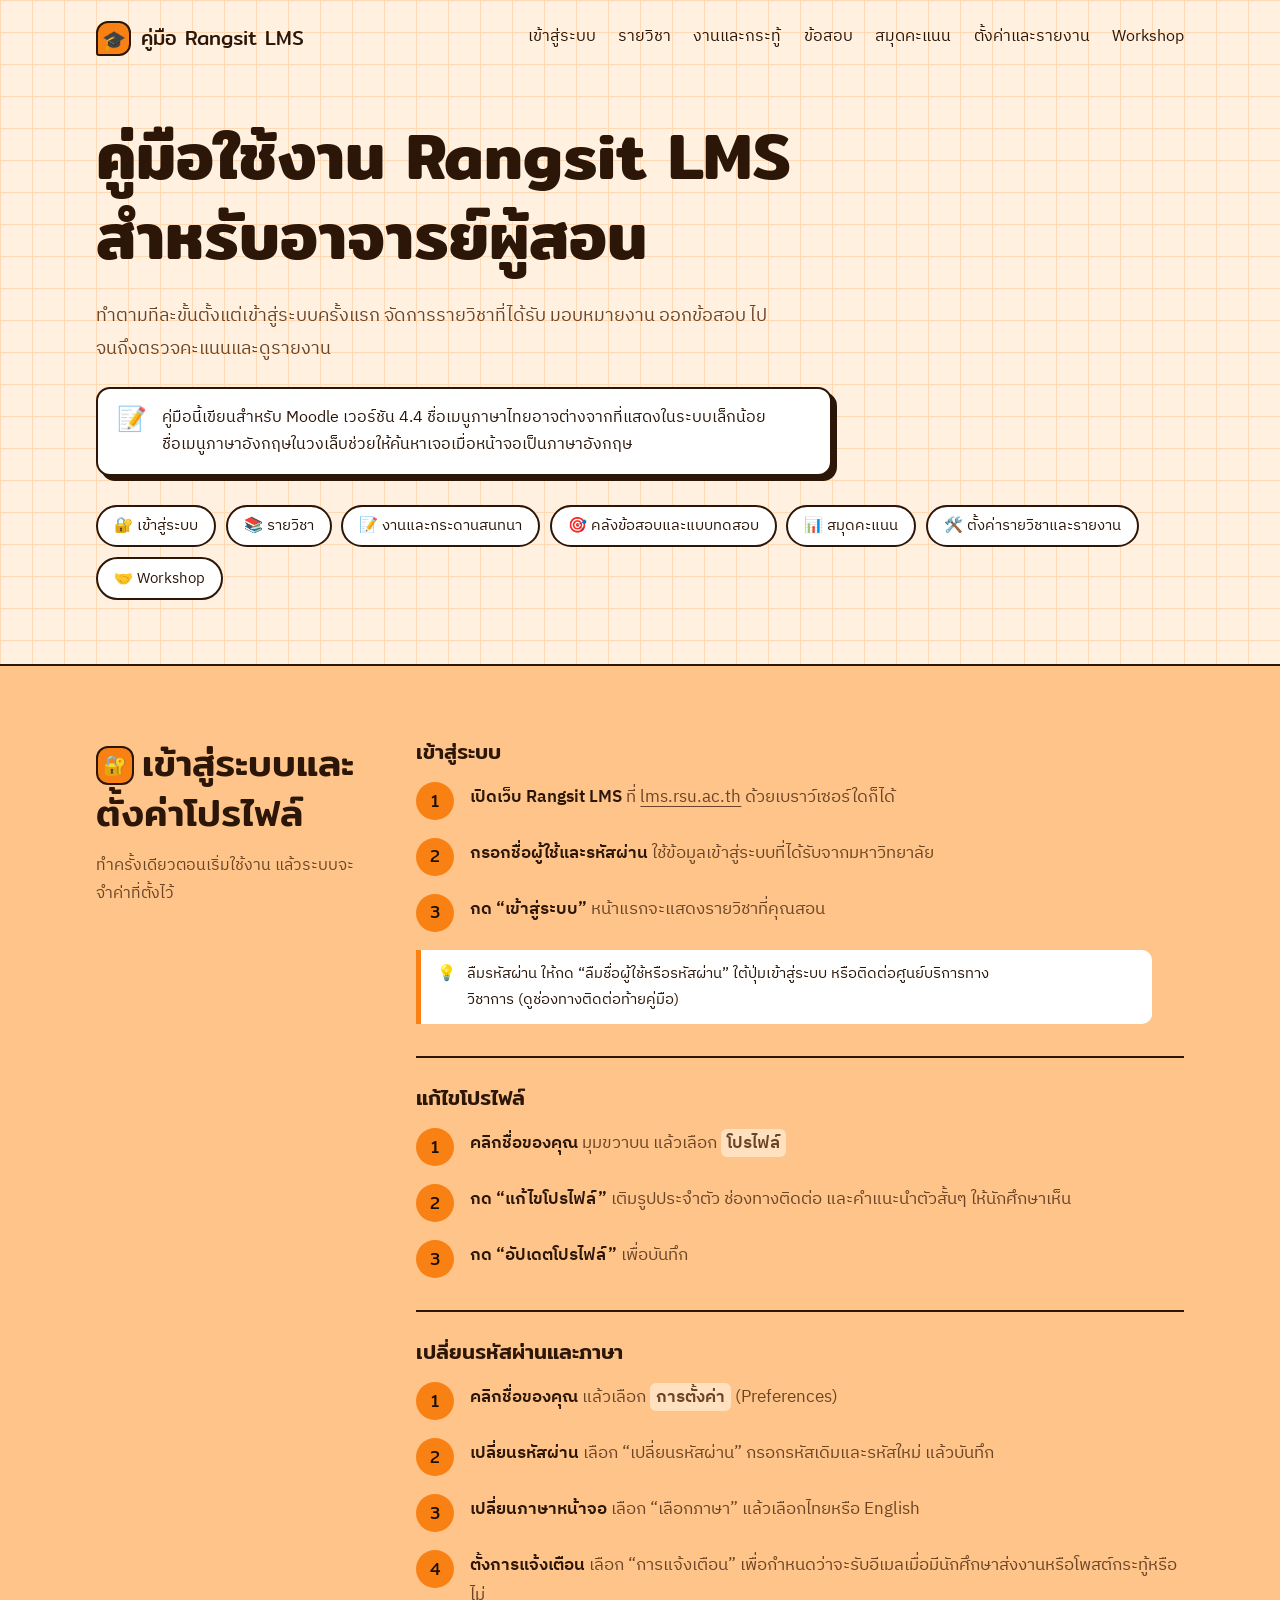
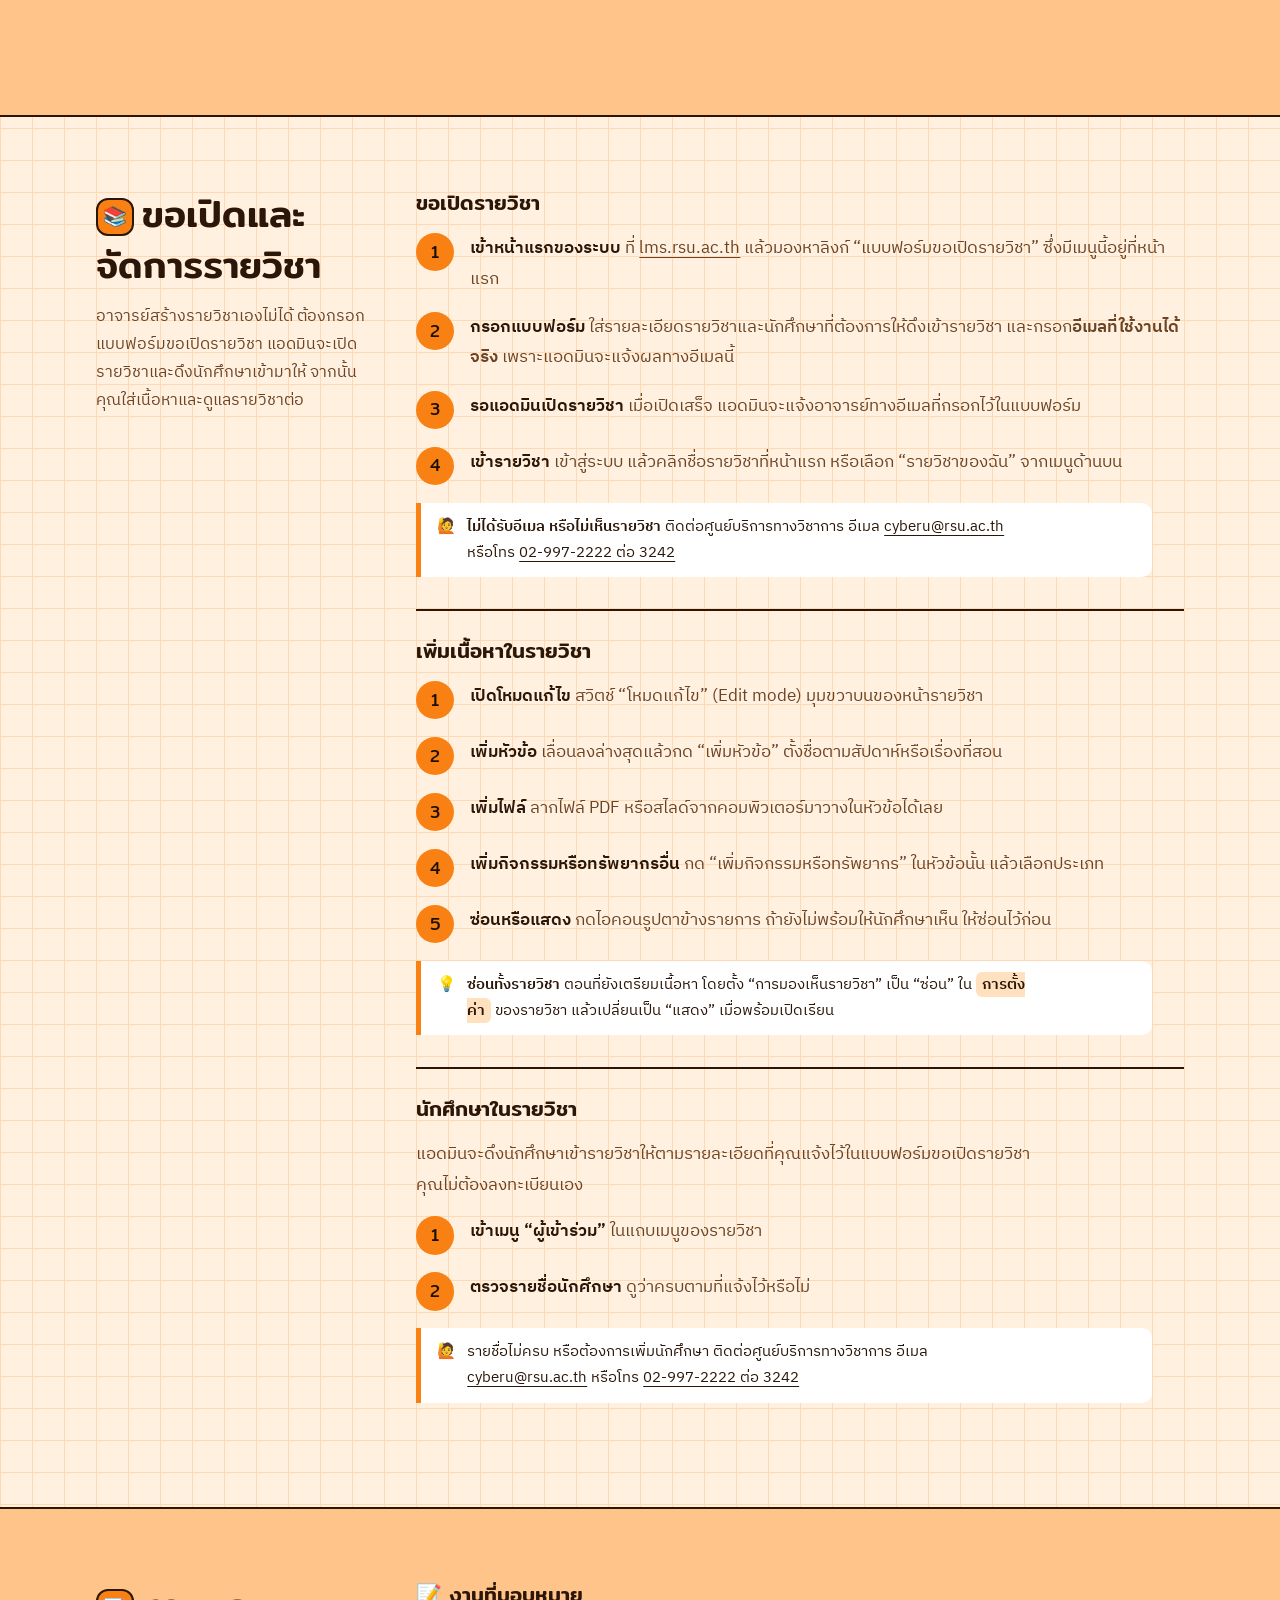
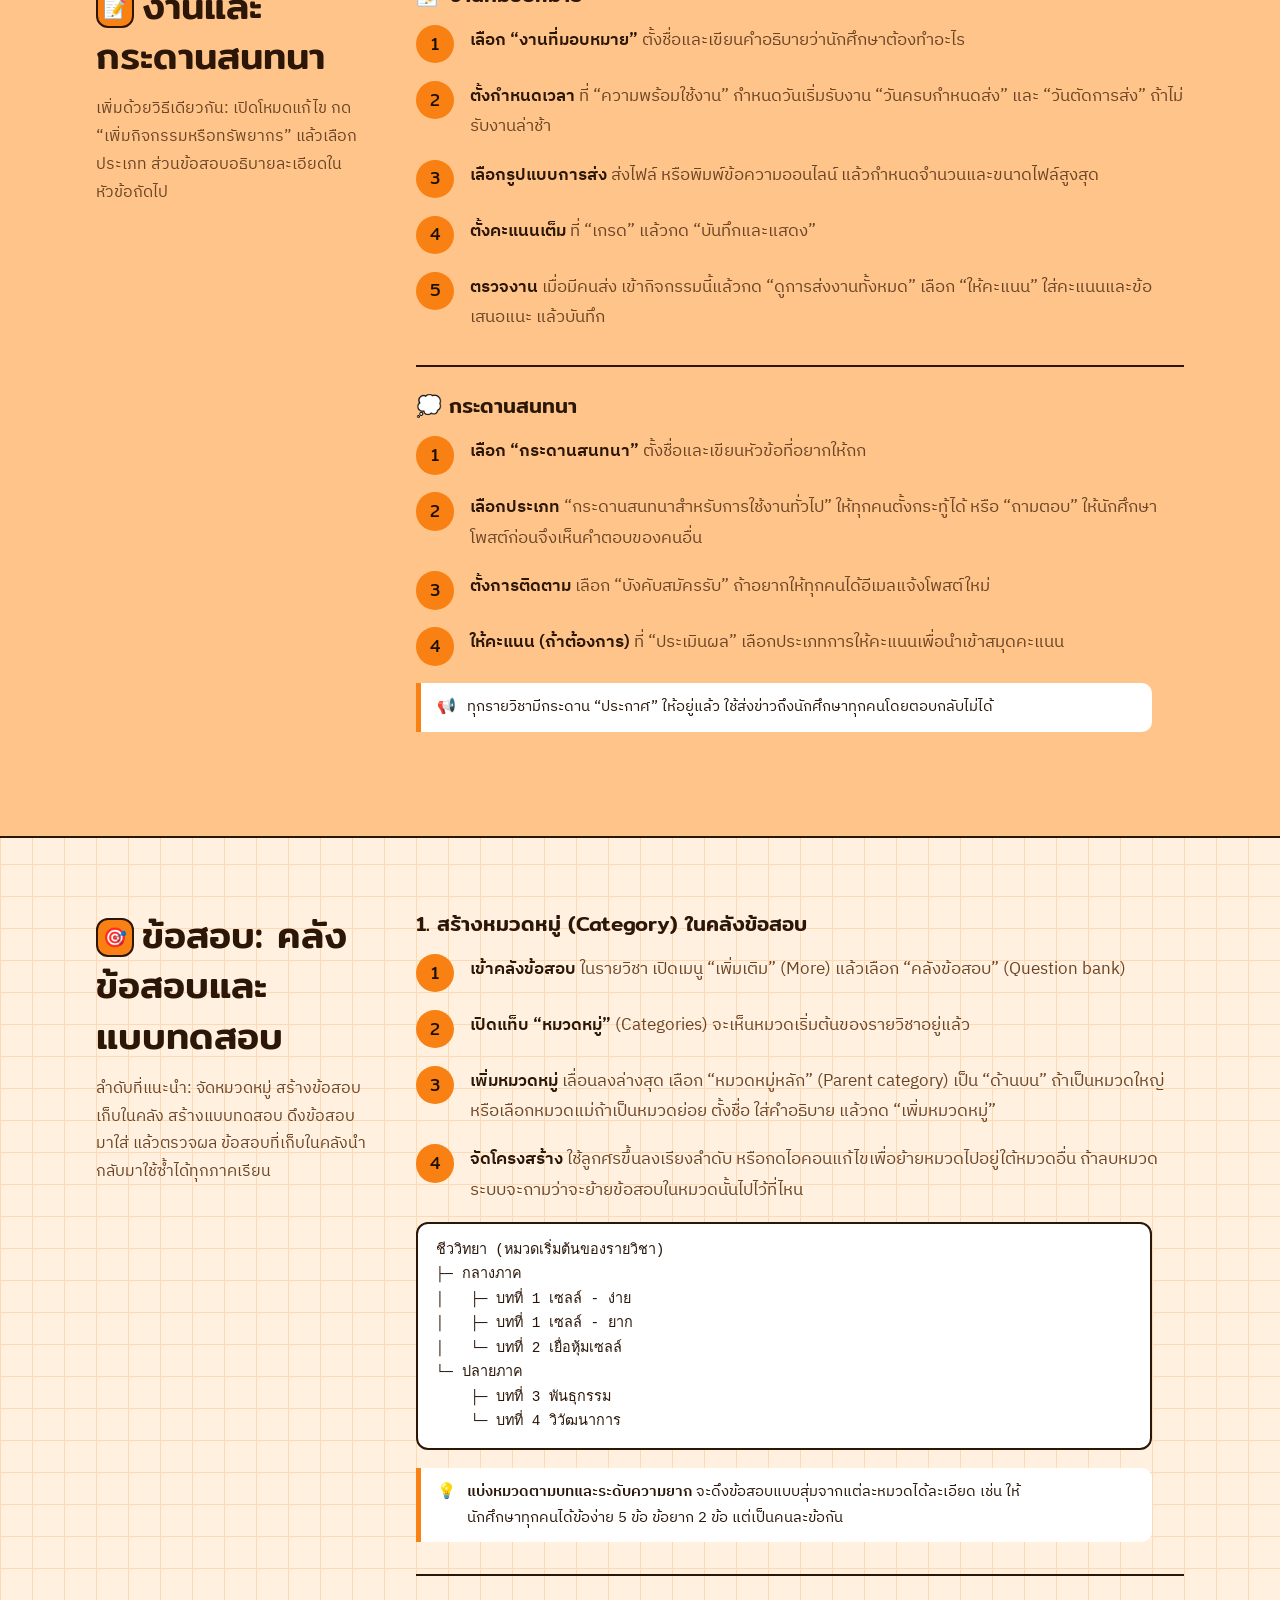
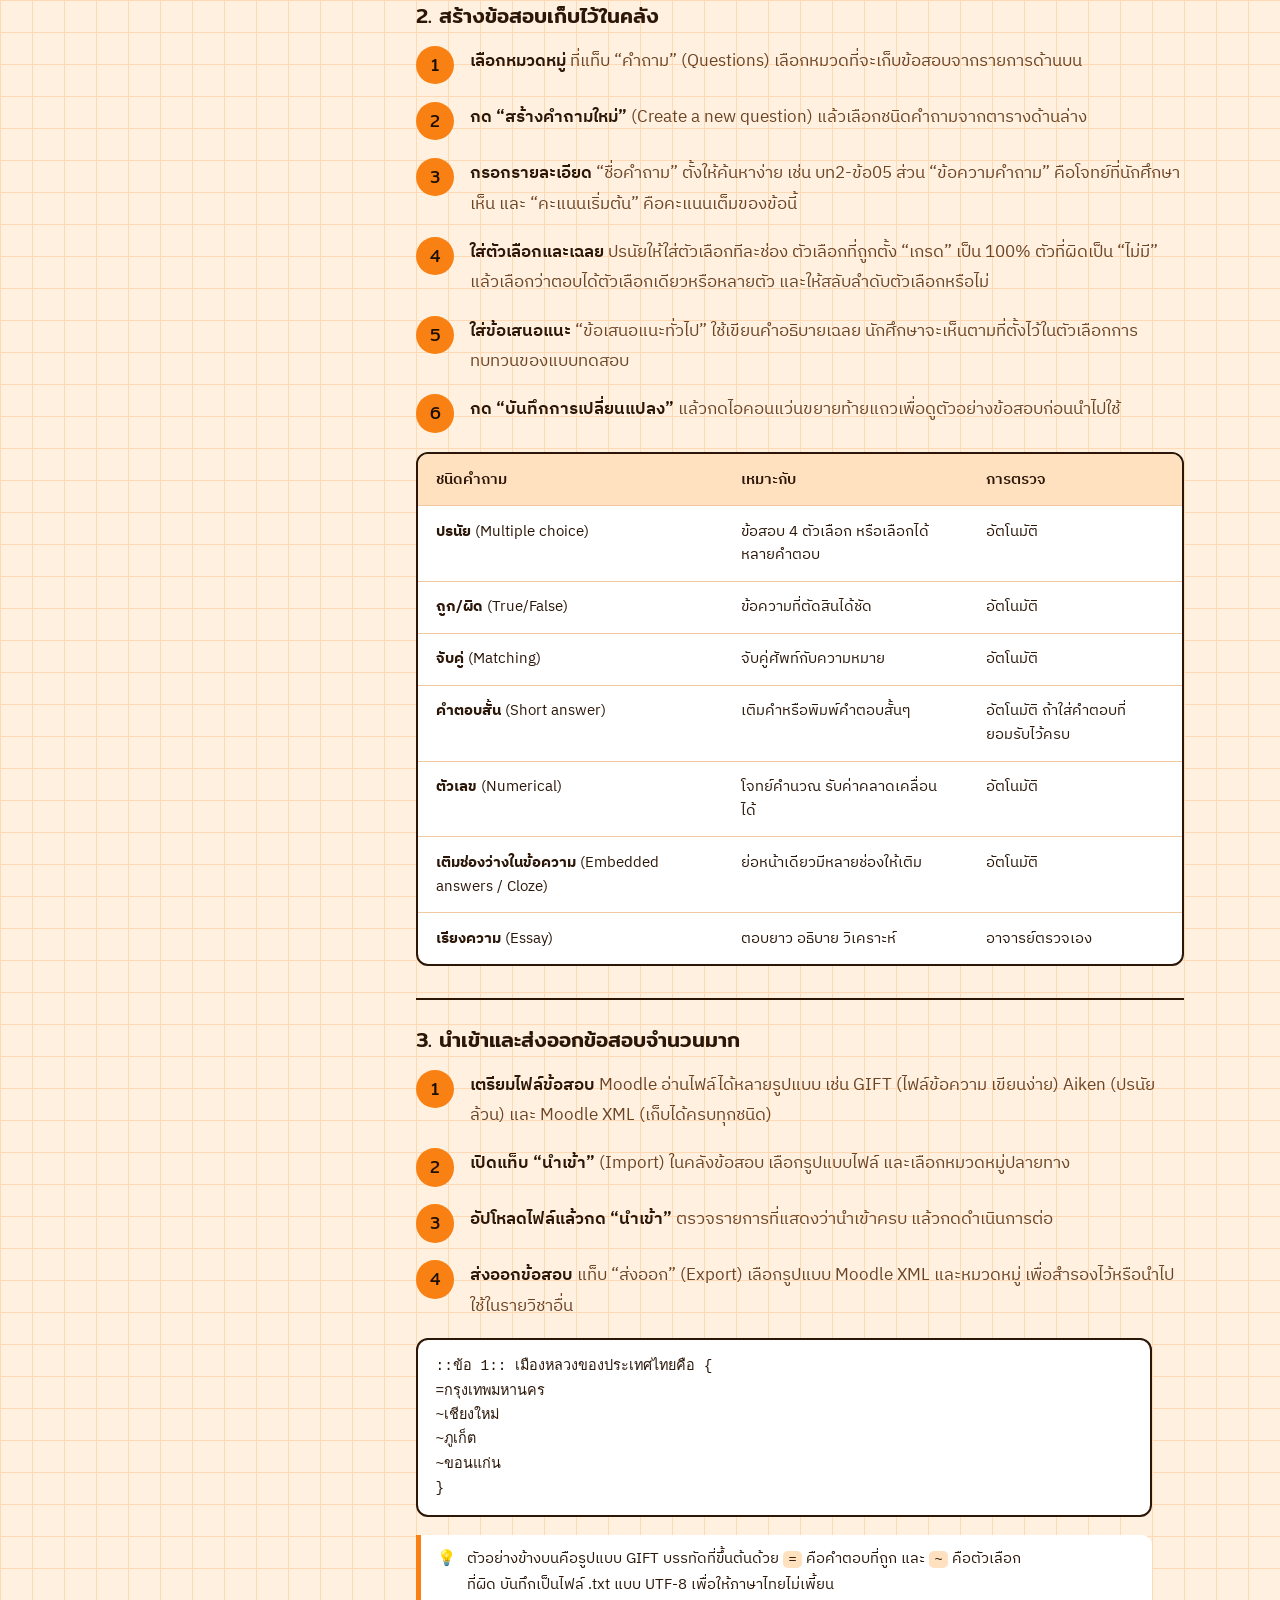
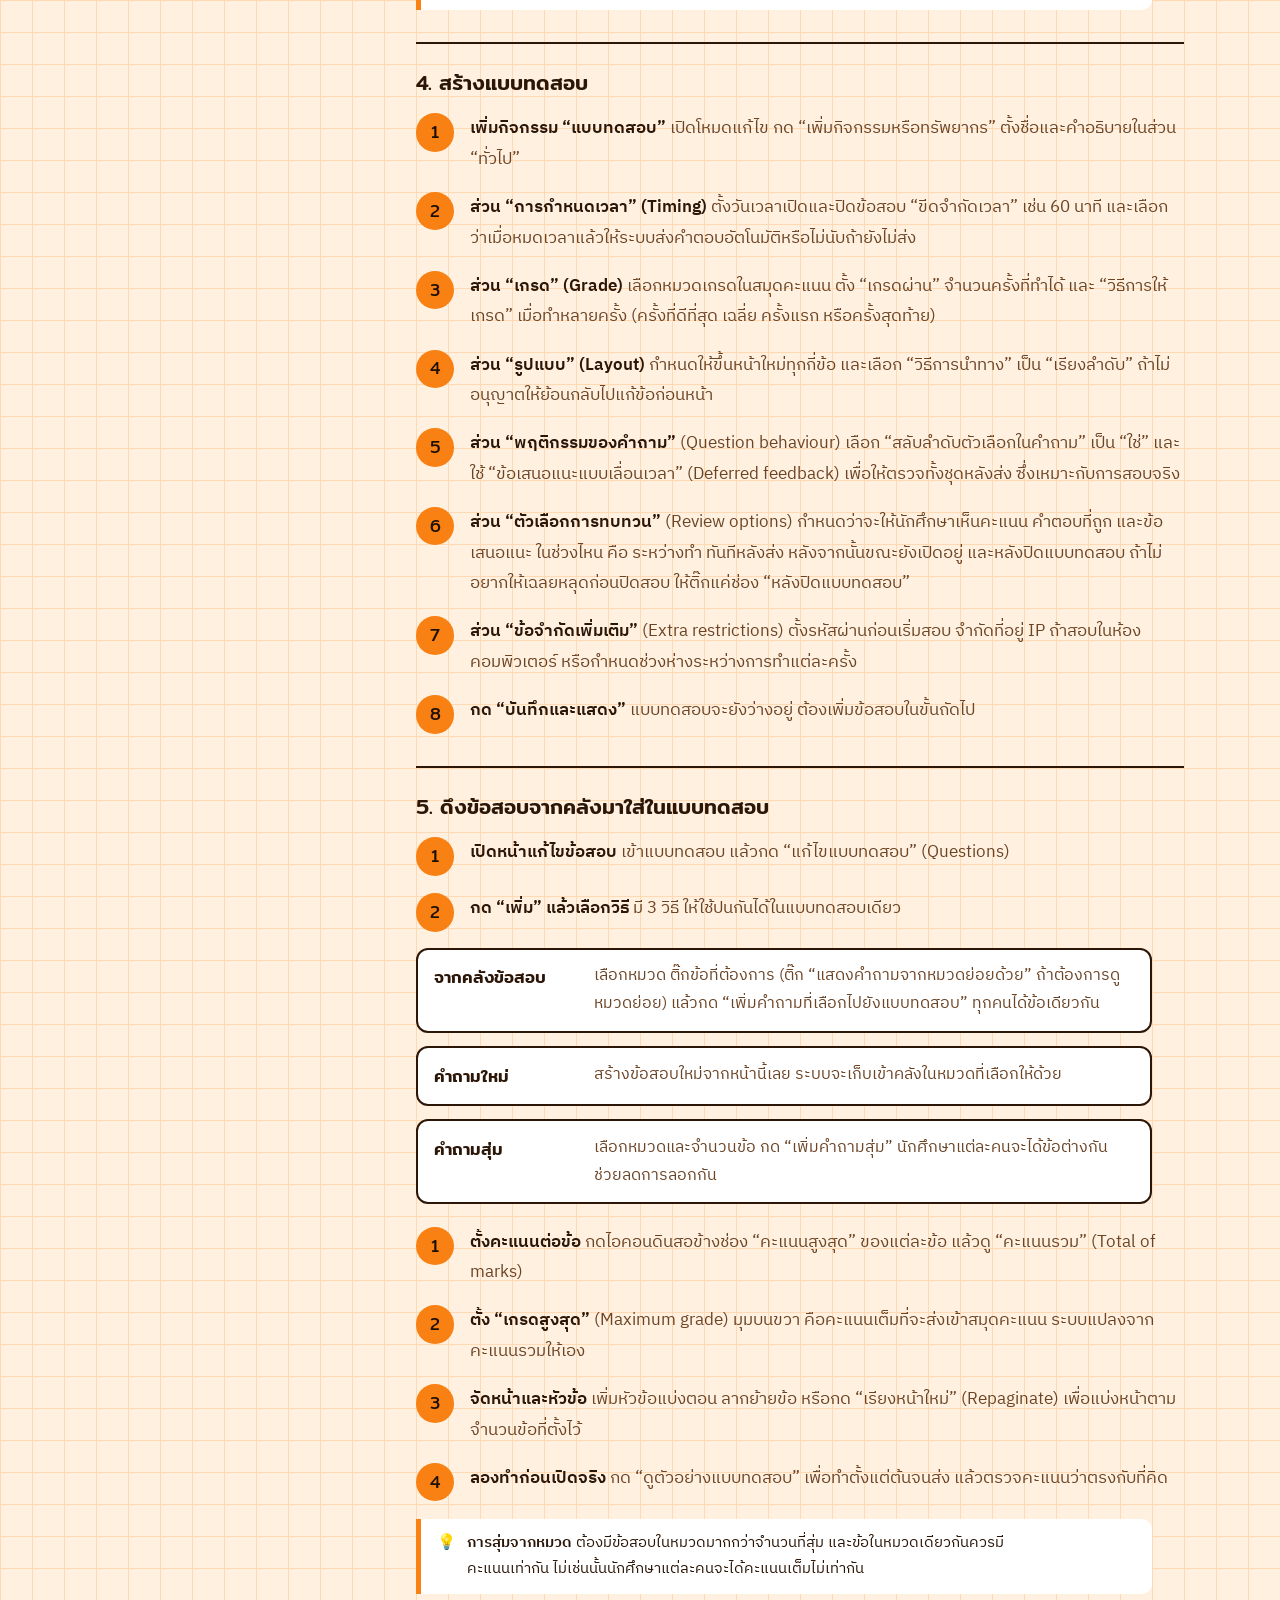
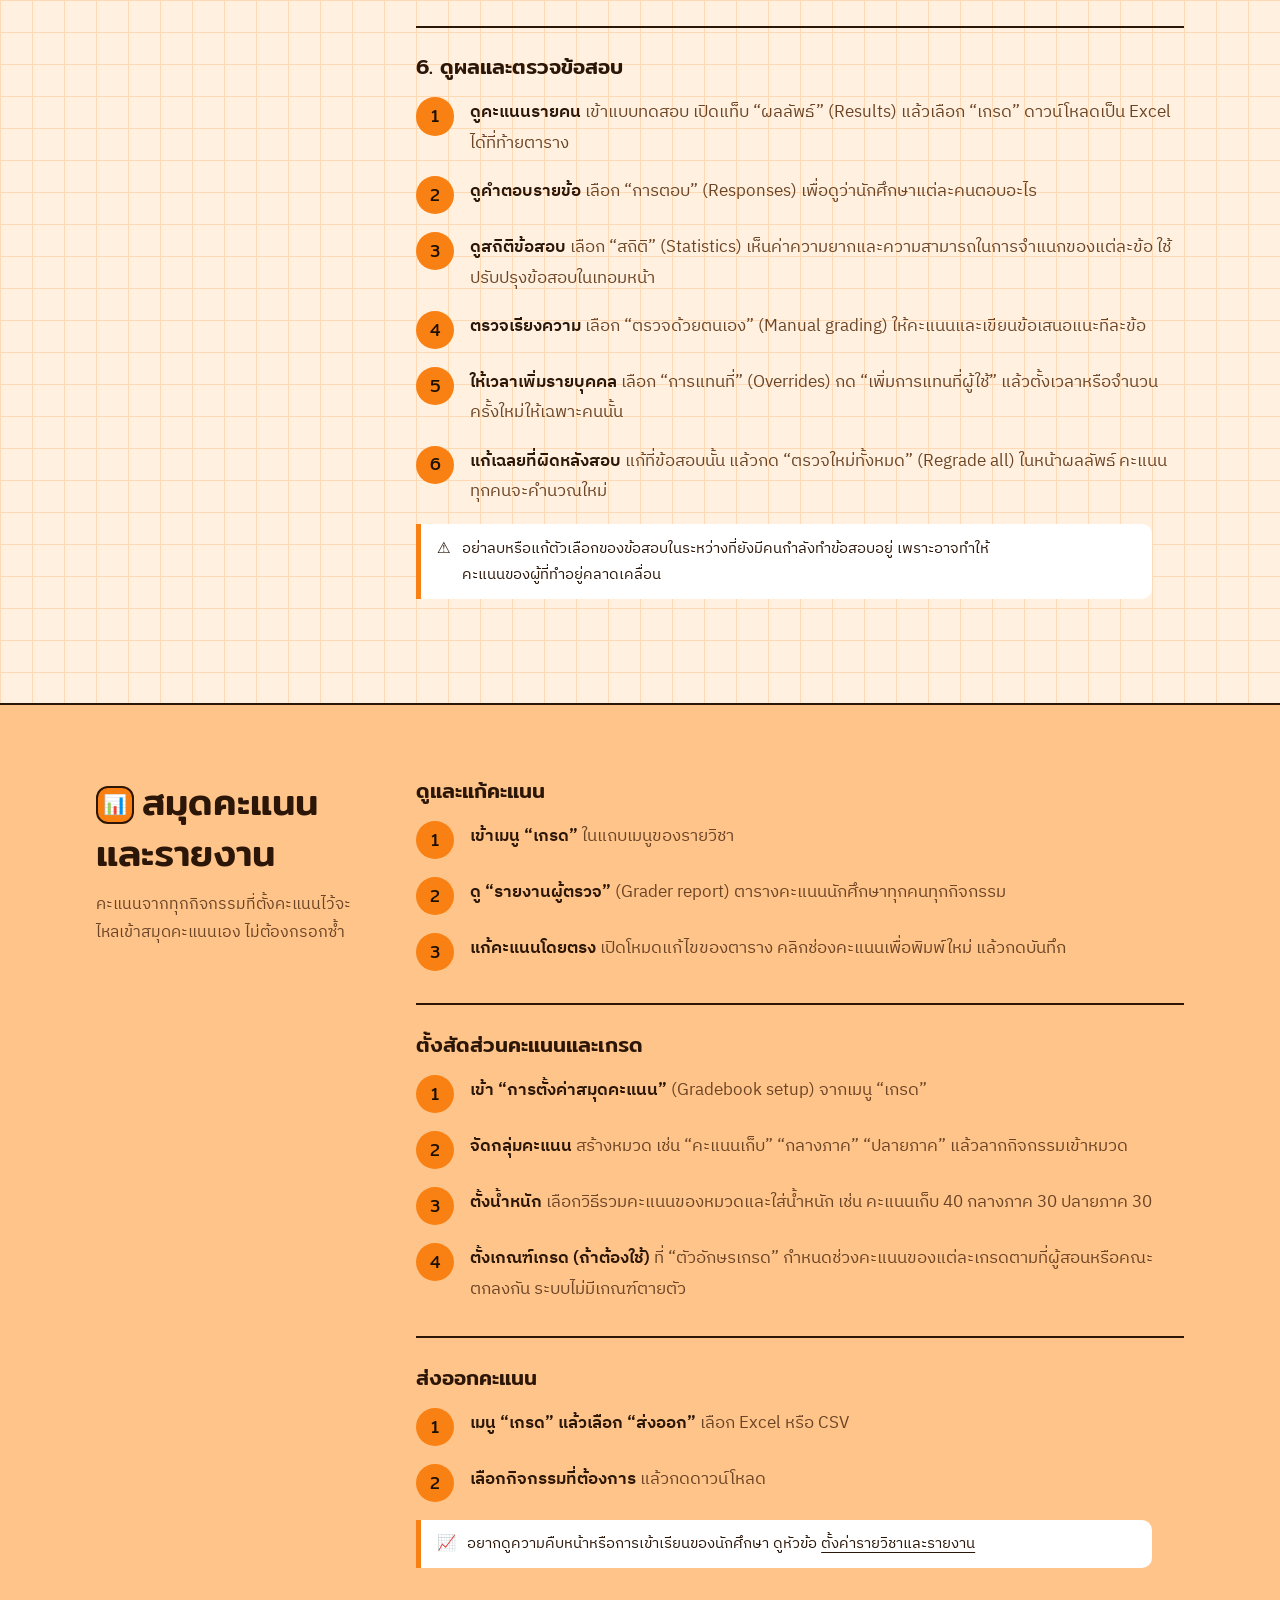
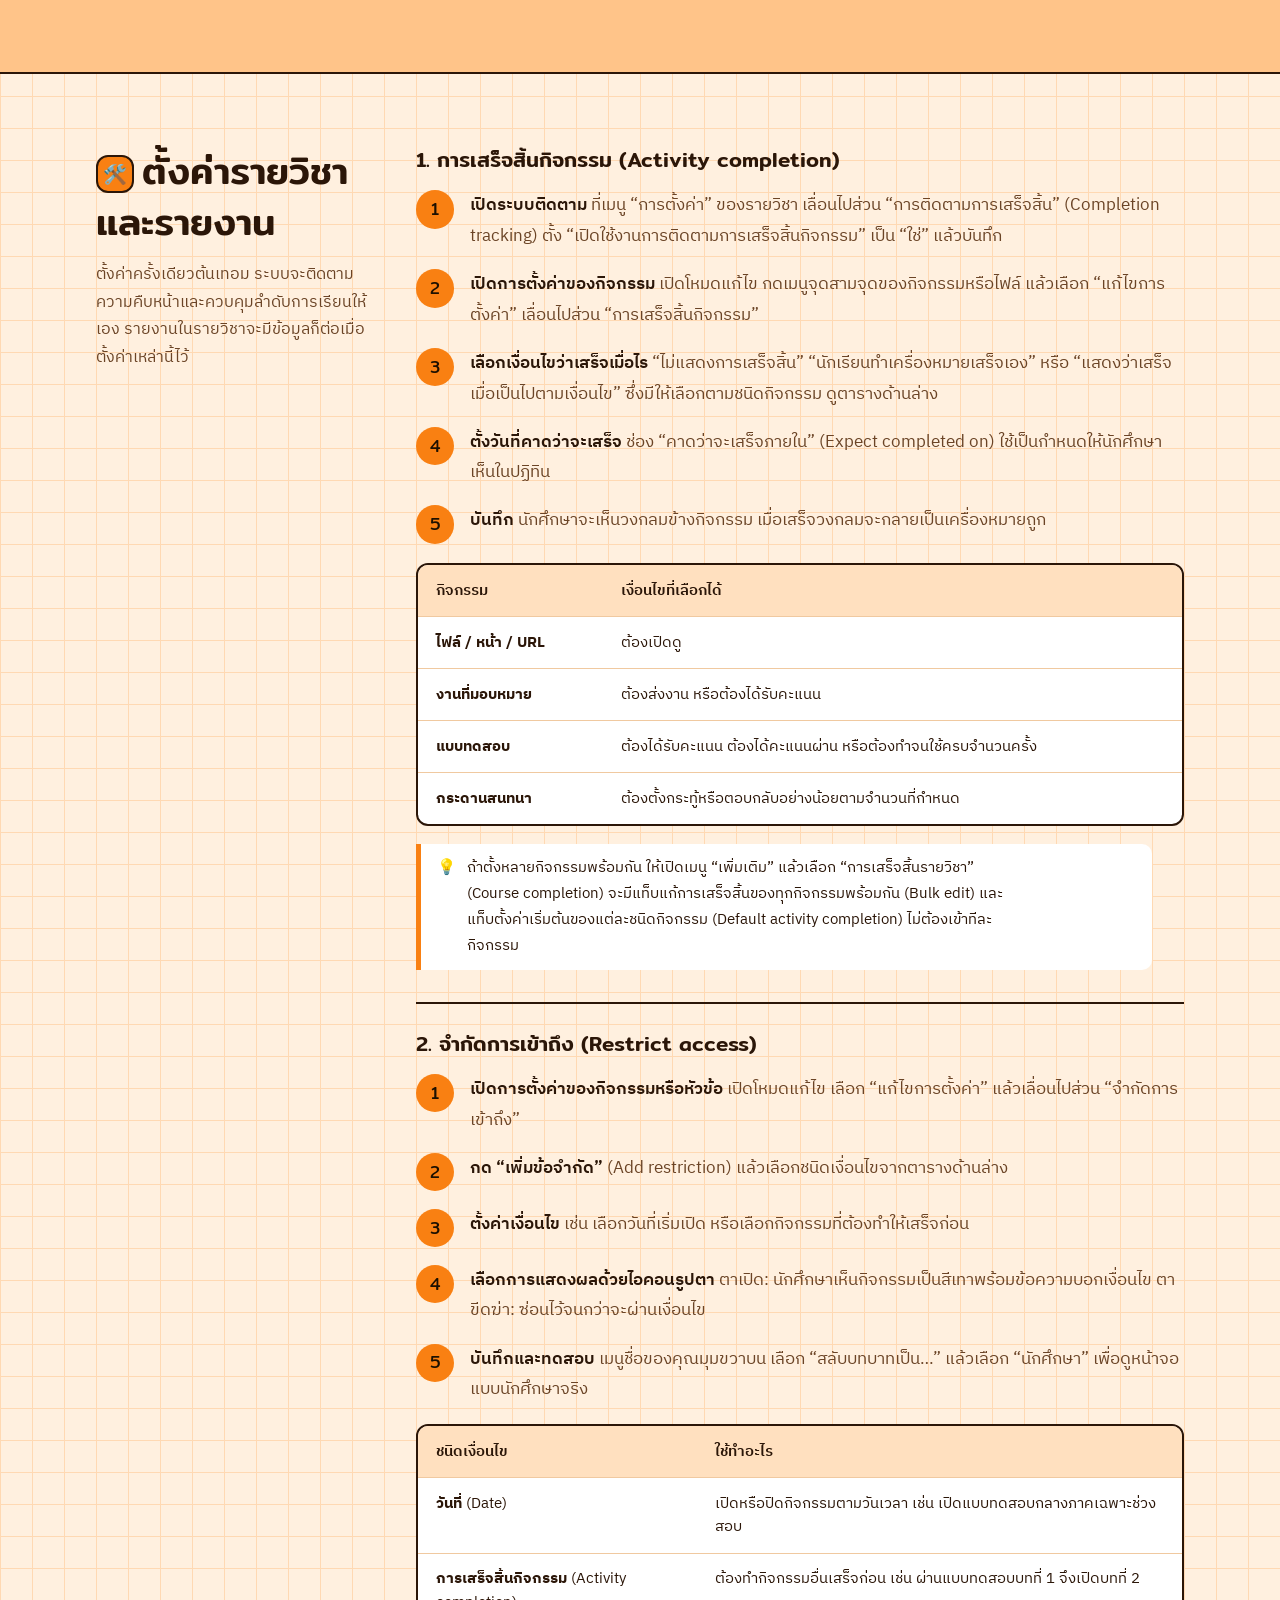
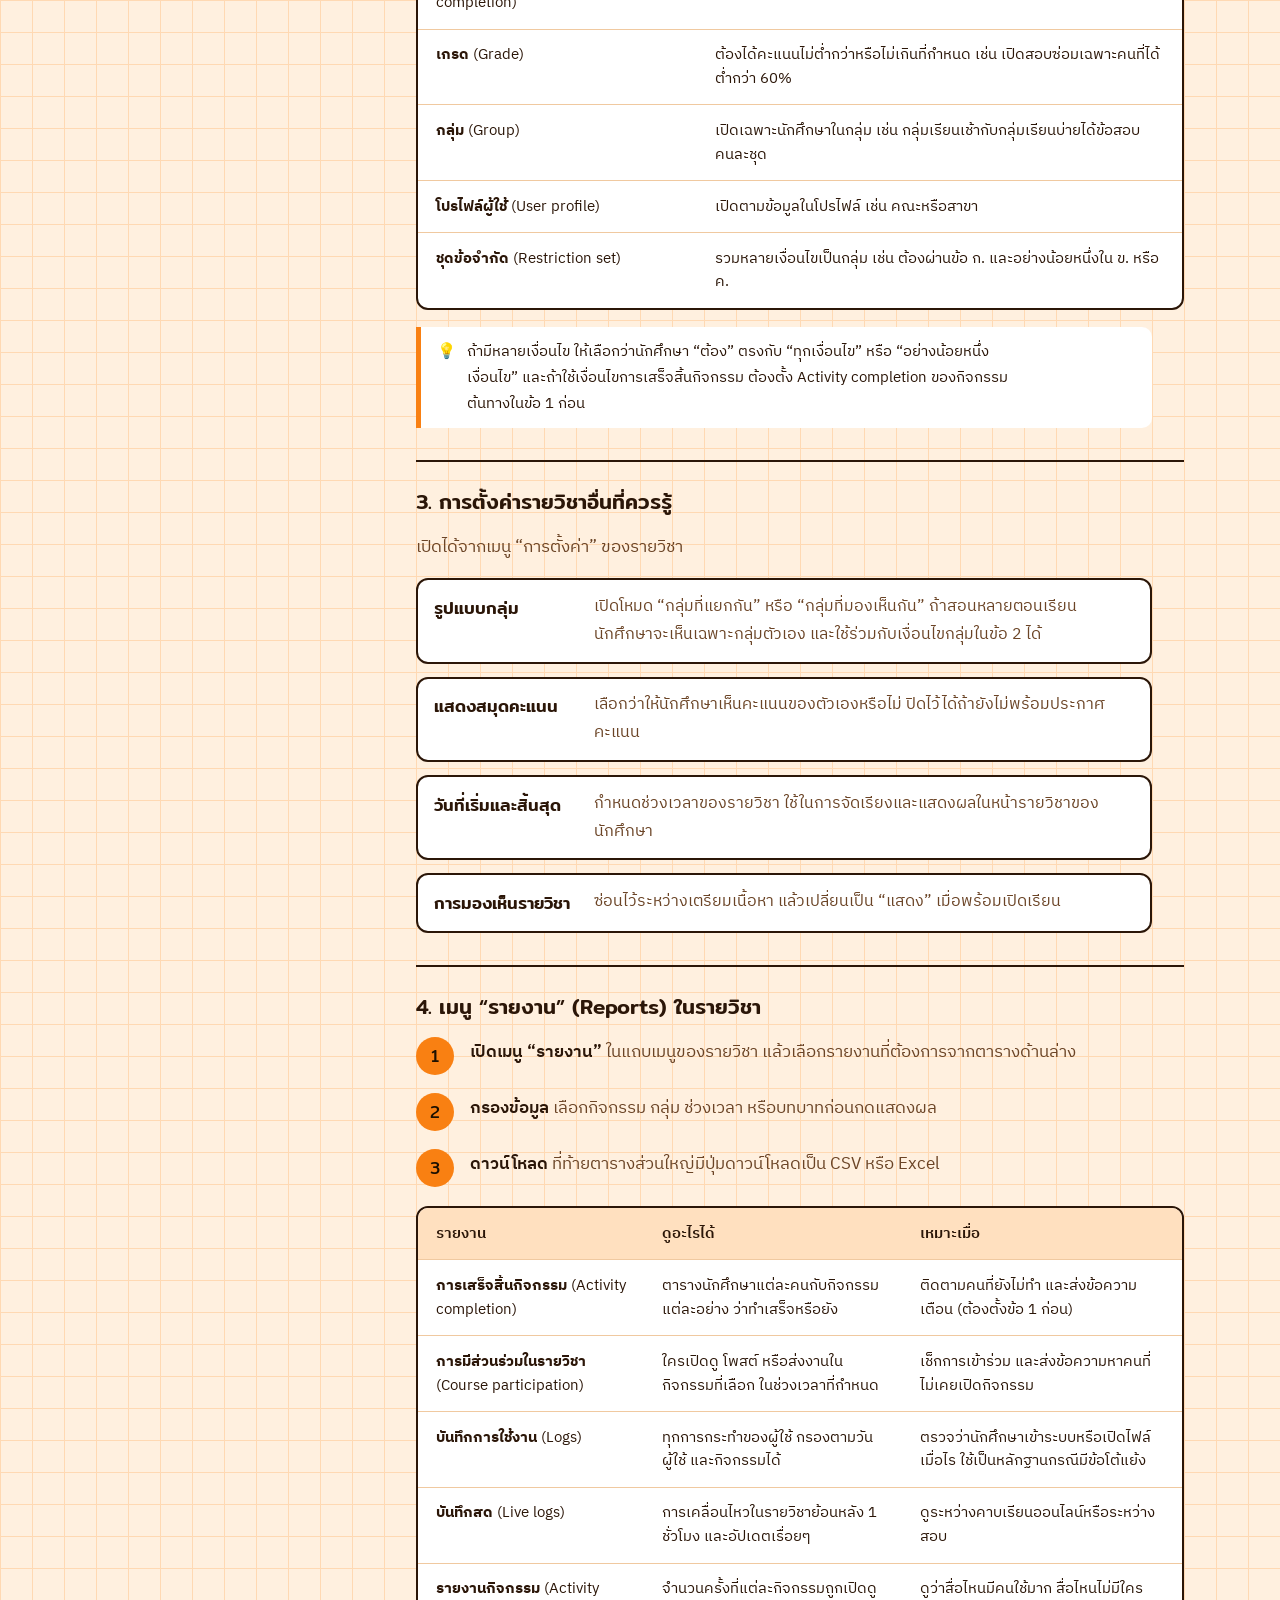
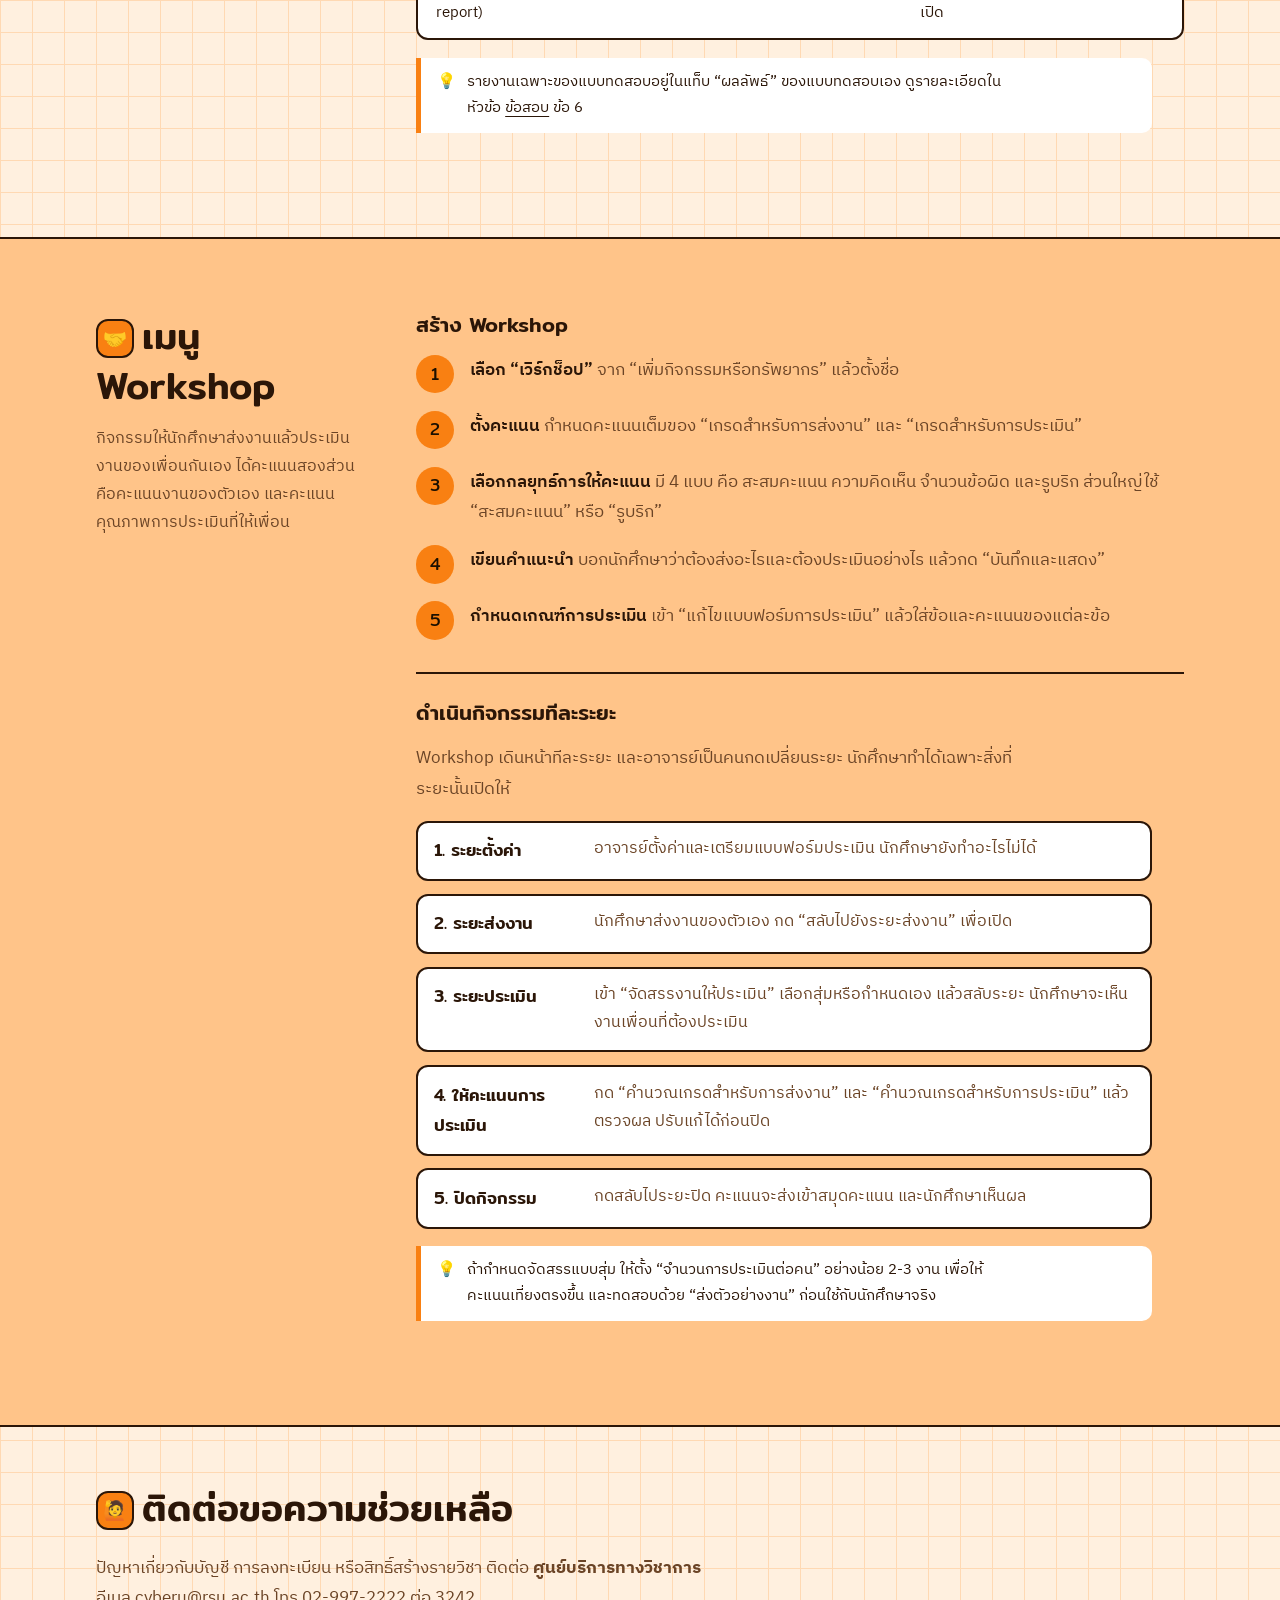
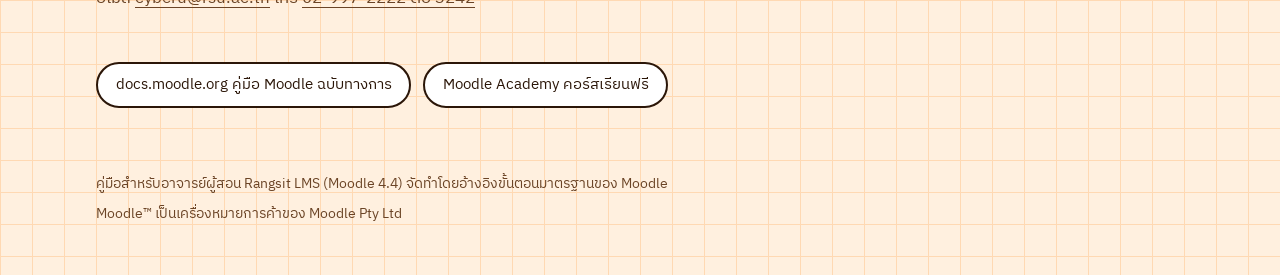
<file: rangsit-lms-manual.html>
<!doctype html>
<html lang="th">
<head>
<meta charset="utf-8">
<meta name="viewport" content="width=device-width, initial-scale=1">
<title>คู่มือ Rangsit LMS สำหรับอาจารย์ผู้สอน</title>
<meta name="description" content="คู่มือใช้งาน Rangsit LMS (Moodle) สำหรับอาจารย์ผู้สอน ตั้งแต่เข้าสู่ระบบ สร้างรายวิชา ถึงสมุดคะแนน">
<link rel="preconnect" href="https://fonts.googleapis.com">
<link rel="preconnect" href="https://fonts.gstatic.com" crossorigin>
<link rel="stylesheet" href="https://fonts.googleapis.com/css2?family=IBM+Plex+Sans+Thai:wght@400;500;600&family=Mitr:wght@400;500;600&display=swap">
<style>
:root {
  --paper: #fff0df;
  --grid: #ffd9b3;
  --band: #ffc489;
  --surface: #ffffff;
  --ink: #2b1608;
  --muted: #6b4426;
  --line: #f0c9a0;
  --orange: #f98012;
  --orange-ink: #8a3f00;
  --pass: #1f9d6b;
  --tint: #ffe0bf;
  --display: "Mitr", "Noto Sans Thai", system-ui, sans-serif;
  --body: "IBM Plex Sans Thai", "Noto Sans Thai", system-ui, sans-serif;
}
@media (prefers-color-scheme: dark) {
  :root {
    --paper: #1f1209; --grid: #33200f; --band: #4a2a0f; --surface: #2b1a0e; --ink: #fff0df; --muted: #e0bf9d;
    --line: #4a3018; --orange: #ff9a3d; --orange-ink: #ffc58f; --pass: #4fd09a; --tint: #3d2712;
    color-scheme: dark;
  }
}
* { box-sizing: border-box; }
html { scroll-behavior: smooth; }
body {
  margin: 0; color: var(--ink); font-family: var(--body); font-size: 1.0625rem; line-height: 1.8;
  background-color: var(--paper);
  background-image:
    linear-gradient(var(--grid) 1px, transparent 1px),
    linear-gradient(90deg, var(--grid) 1px, transparent 1px);
  background-size: 32px 32px;
  padding-inline: max(16px, env(safe-area-inset-left, 0px));
}
.wrap { max-width: 68rem; margin: 0 auto; }
a { color: inherit; text-underline-offset: 4px; }
a:focus-visible, button:focus-visible { outline: 3px solid var(--orange); outline-offset: 3px; border-radius: 6px; }
h1, h2, h3 { font-family: var(--display); font-weight: 500; line-height: 1.35; margin: 0; text-wrap: balance; }
h2 { font-size: clamp(1.7rem, 3.6vw, 2.35rem); }
h3 { font-size: 1.2rem; }
p { margin: 0; max-width: 62ch; }
.muted { color: var(--muted); }
.hl { background: linear-gradient(transparent 55%, color-mix(in srgb, var(--orange) 55%, transparent) 55%); padding-inline: .1em; }

/* Top bar */
.top { display: flex; justify-content: space-between; align-items: center; flex-wrap: wrap; gap: .75rem 1.5rem; padding-block: 1.25rem; }
.brand { font-family: var(--display); font-size: 1.25rem; text-decoration: none; display: flex; align-items: center; gap: .6rem; }
.brand i { width: 2.2rem; height: 2.2rem; border-radius: 12px 12px 12px 3px; border: 2px solid var(--ink); background: var(--orange); display: grid; place-items: center; color: #fff; font-style: normal; font-size: 1.2rem; }
.top nav { display: flex; gap: 1.4rem; flex-wrap: wrap; font-size: .97rem; }
.top nav a { text-decoration: none; padding-block: .2rem; border-bottom: 2px solid transparent; }
.top nav a:hover { border-color: var(--orange); }

/* Hero */
.hero { display: grid; grid-template-columns: 1.05fr 1fr; gap: 3.5rem; align-items: center; padding-block: 3rem 5rem; }
.hero > * { min-width: 0; }
.hero h1 { font-size: clamp(2.5rem, 6.2vw, 4.4rem); font-weight: 600; line-height: 1.25; letter-spacing: -.01em; margin-bottom: 1.4rem; }
.lede { font-size: 1.15rem; color: var(--muted); }
.name-note { margin-top: 1.6rem; font-size: .95rem; color: var(--muted); border-left: 3px solid var(--orange); padding-left: .9rem; max-width: 48ch; }

/* Course card (the one memorable element) */
.course-wrap { position: relative; padding: 14px 0 0; }
.course {
  position: relative; background: var(--surface); border: 2px solid var(--ink); border-radius: 14px;
  box-shadow: 8px 8px 0 var(--ink); transform: rotate(-1deg); overflow: hidden;
}
.tape { position: absolute; z-index: 2; top: 2px; left: 50%; width: 110px; height: 28px; margin-left: -55px; background: color-mix(in srgb, var(--orange) 80%, transparent); transform: rotate(2deg); }
.course-head { padding: 1.5rem 1.4rem 1rem; border-bottom: 2px solid var(--ink); }
.crumbs { font-size: .8rem; color: var(--muted); }
.course-head h3 { margin: .2rem 0 .8rem; font-size: 1.1rem; }
.progress { display: flex; align-items: center; gap: .8rem; font-size: .85rem; color: var(--muted); }
.bar { flex: 1; height: 10px; border-radius: 99px; background: var(--tint); border: 1.5px solid var(--ink); overflow: hidden; }
.bar span { display: block; height: 100%; width: 0; background: var(--orange); transition: width .4s ease; }
.week { padding: .55rem 1.4rem; background: var(--tint); font-weight: 600; font-size: .92rem; border-bottom: 1px solid var(--line); }
.acts { list-style: none; margin: 0; padding: 0; }
.acts li { display: flex; align-items: center; gap: .85rem; padding: .8rem 1.4rem; border-bottom: 1px solid var(--line); }
.acts .ico { flex: none; width: 2.5rem; height: 2.5rem; border-radius: 12px; display: grid; place-items: center; font-size: 1.35rem; line-height: 1; background: var(--tint); border: 1.5px solid var(--ink); }
.acts .name { flex: 1; min-width: 0; font-size: .95rem; line-height: 1.5; }
.acts .name small { display: block; color: var(--muted); font-size: .8rem; }
.done { flex: none; font: inherit; font-size: .8rem; cursor: pointer; background: transparent; color: var(--ink); border: 1.5px solid var(--ink); border-radius: 99px; padding: .2rem .8rem; }
.done:hover { background: var(--tint); }
.done[aria-pressed="true"] { background: var(--pass); border-color: var(--pass); color: #fff; }
.course-foot { padding: .7rem 1.4rem; font-size: .8rem; color: var(--muted); }
.stamp {
  position: absolute; right: 1.2rem; top: 5.2rem; z-index: 3; pointer-events: none;
  border: 4px solid var(--pass); color: var(--pass); border-radius: 10px; padding: .1rem .9rem;
  font-family: var(--display); font-size: 1.6rem; background: color-mix(in srgb, var(--surface) 88%, transparent);
  opacity: 0; transform: rotate(-12deg) scale(2.2);
}
.stamp.on { opacity: 1; transform: rotate(-12deg) scale(1); transition: transform .28s cubic-bezier(.3,1.6,.5,1), opacity .12s; }

/* Stickers */
.sticker { position: absolute; z-index: 4; display: grid; place-items: center; width: 3.4rem; height: 3.4rem; font-size: 1.8rem; line-height: 1; background: var(--surface); border: 2px solid var(--ink); border-radius: 50%; box-shadow: 3px 3px 0 var(--ink); pointer-events: none; }
.sticker.s1 { left: -1.4rem; top: 38%; transform: rotate(-12deg); background: #fff3a8; }
.sticker.s2 { right: -1rem; bottom: 3.5rem; transform: rotate(10deg); background: #ffc2d8; }
.sticker.s3 { left: 2.5rem; bottom: -1.6rem; transform: rotate(6deg); background: #bfe9ff; }
.sticker.s4 { right: 2.2rem; top: -1.2rem; transform: rotate(14deg); background: #d3f5c4; }
.emo { display: inline-grid; place-items: center; width: 2.4rem; height: 2.4rem; margin-right: .5rem; border-radius: 12px; background: var(--orange); border: 2px solid var(--ink); font-size: 1.2rem; vertical-align: middle; line-height: 1; }
.row h3 .emo { width: 2.1rem; height: 2.1rem; font-size: 1.05rem; }

/* Sections */

section { padding-block: 4.5rem; }
.band { background: var(--band); border-block: 2px solid var(--ink); margin-inline: calc(50% - 50vw); padding-inline: calc(50vw - 50%); }
.sec-head { display: grid; gap: .7rem; margin-bottom: 2.5rem; }
.split { display: grid; grid-template-columns: repeat(2, minmax(0, 1fr)); gap: 3rem; }
.split > * { min-width: 0; }
.body-stack { display: grid; gap: 1.1rem; }
code { font-family: ui-monospace, Consolas, monospace; font-size: .88em; background: var(--tint); padding: .05em .4em; border-radius: 5px; }

.list { list-style: none; margin: 1.1rem 0 0; padding: 0; }
.list li { display: grid; grid-template-columns: 9rem 1fr; gap: 1rem; padding-block: .8rem; border-bottom: 1px dashed var(--line); }
.list b { font-family: var(--display); font-weight: 500; }
.list span { color: var(--muted); font-size: .98rem; }

/* Features as ruled rows, not cards */
.rows { border-top: 2px solid var(--ink); }
.row { display: grid; grid-template-columns: 14rem 1fr; gap: 2rem; padding-block: 1.4rem; border-bottom: 1px solid var(--line); align-items: baseline; }
.row h3 { font-size: 1.25rem; }
.row p { color: var(--muted); }

.table-wrap { overflow-x: auto; border: 2px solid var(--ink); border-radius: 12px; background: var(--surface); }
table { border-collapse: collapse; width: 100%; min-width: 40rem; font-size: .97rem; line-height: 1.6; }
th, td { text-align: left; padding: .85rem 1.1rem; border-bottom: 1px solid var(--line); vertical-align: top; }
thead th { background: var(--tint); font-weight: 600; }
tbody tr:last-child td { border-bottom: 0; }
td.c, th.c { text-align: center; }
.y { color: var(--pass); font-weight: 600; }
.n { color: var(--muted); opacity: .65; }

.timeline { list-style: none; margin: 0; padding: 0; border-left: 3px solid var(--ink); margin-left: .4rem; }
.timeline li { position: relative; display: grid; grid-template-columns: 7rem 1fr; gap: 1rem; padding: 0 0 1.8rem 1.8rem; }
.timeline li::before { content: ""; position: absolute; left: -11px; top: .55rem; width: 17px; height: 17px; border-radius: 50%; background: var(--orange); border: 3px solid var(--ink); }
.timeline .yr { font-family: var(--display); font-size: 1.2rem; font-variant-numeric: tabular-nums; }
.timeline p { color: var(--muted); }
.timeline b { color: var(--ink); font-weight: 600; }

/* Tabs */
.tabs { display: inline-flex; border: 2px solid var(--ink); border-radius: 99px; padding: 4px; gap: 4px; background: var(--surface); margin-bottom: 1.8rem; flex-wrap: wrap; }
.tab { font: inherit; font-weight: 500; cursor: pointer; border: 0; background: transparent; color: var(--ink); padding: .4rem 1.2rem; border-radius: 99px; }
.tab[aria-selected="true"] { background: var(--ink); color: var(--paper); }
.panel[hidden] { display: none; }
.steps { list-style: none; margin: 0; padding: 0; display: grid; gap: 1.1rem; counter-reset: s; max-width: 46rem; }
.steps li { counter-increment: s; display: grid; grid-template-columns: 2.4rem 1fr; gap: 1rem; align-items: start; }
.steps li::before { content: counter(s); width: 2.4rem; height: 2.4rem; border-radius: 50%; background: var(--orange); color: #1d1000; display: grid; place-items: center; font-family: var(--display); }
.steps b { font-weight: 600; }
.steps span { color: var(--muted); }

.links { display: flex; flex-wrap: wrap; gap: .75rem; margin-top: 3rem; }
.links a { text-decoration: none; border: 2px solid var(--ink); background: var(--surface); padding: .45rem 1.1rem; border-radius: 99px; font-size: .95rem; }
.links a:hover { background: var(--orange); color: #1d1000; border-color: var(--ink); }

footer { padding-block: 2rem 3rem; color: var(--muted); font-size: .88rem; display: grid; gap: .3rem; }

@media (max-width: 860px) {
  .hero { grid-template-columns: 1fr; gap: 3rem; padding-block: 2rem 3.5rem; }
  .split { grid-template-columns: 1fr; gap: 2rem; }
  .row { grid-template-columns: 1fr; gap: .3rem; }
  section { padding-block: 3.5rem; }
}
@media (max-width: 560px) {
  .list li, .timeline li { grid-template-columns: 1fr; gap: .1rem; }
  .course { box-shadow: 5px 5px 0 var(--ink); }
  .stamp { font-size: 1.25rem; top: 6rem; }
  .sticker { width: 2.7rem; height: 2.7rem; font-size: 1.4rem; }
  .sticker.s1 { left: -.5rem; }
  .sticker.s2 { right: -.4rem; }
}
@media (prefers-reduced-motion: reduce) {
  html { scroll-behavior: auto; }
  .bar span, .stamp.on { transition: none; }
}
</style>
<style>
.intro { padding-block: 2.5rem 4rem; display: grid; gap: 1.4rem; }
.intro h1 { font-size: clamp(2.3rem, 5.6vw, 4rem); font-weight: 600; line-height: 1.25; max-width: 18ch; }
.notice { display: flex; gap: .9rem; align-items: flex-start; background: var(--surface); border: 2px solid var(--ink); border-radius: 14px; box-shadow: 5px 5px 0 var(--ink); padding: 1rem 1.2rem; max-width: 46rem; font-size: .97rem; line-height: 1.7; }
.notice .e { font-size: 1.5rem; line-height: 1.3; }
.todo { background: color-mix(in srgb, var(--orange) 35%, transparent); border: 1.5px dashed var(--ink); border-radius: 6px; padding: 0 .35em; white-space: nowrap; }
.toc { display: flex; flex-wrap: wrap; gap: .6rem; margin-top: .4rem; }
.toc a { text-decoration: none; border: 2px solid var(--ink); background: var(--surface); padding: .35rem 1rem; border-radius: 99px; font-size: .95rem; }
.toc a:hover { background: var(--orange); color: #1d1000; }

.manual { display: grid; grid-template-columns: 17rem minmax(0, 1fr); gap: 3rem; align-items: start; }
.manual > aside { position: sticky; top: 1.5rem; display: grid; gap: .8rem; }
.manual > aside p { color: var(--muted); font-size: .97rem; }
.task { padding-block: 1.6rem 2rem; border-top: 2px solid var(--ink); }
.task:first-child { border-top: 0; padding-top: 0; }
.task h3 { margin-bottom: 1rem; font-size: 1.3rem; }
.task .steps { max-width: none; }
.tip { margin-top: 1.1rem; display: flex; gap: .7rem; background: var(--surface); border-left: 5px solid var(--orange); border-radius: 0 10px 10px 0; padding: .7rem 1rem; font-size: .96rem; line-height: 1.7; max-width: 46rem; }
.tip b { font-weight: 600; }
.menu { font-weight: 600; background: var(--tint); border-radius: 6px; padding: 0 .35em; }
.sample { background: var(--surface); border: 2px solid var(--ink); border-radius: 12px; padding: .9rem 1.1rem; overflow-x: auto; font-family: ui-monospace, Consolas, "Noto Sans Thai", monospace; font-size: .9rem; line-height: 1.7; margin: 1rem 0 0; max-width: 46rem; white-space: pre; }
.task .table-wrap { max-width: 52rem; }
.task .table-wrap table { min-width: 34rem; font-size: .93rem; }
.phases { display: grid; gap: .8rem; margin: 0; padding: 0; list-style: none; max-width: 46rem; }
.phases li { display: grid; grid-template-columns: 9rem 1fr; gap: 1rem; background: var(--surface); border: 2px solid var(--ink); border-radius: 12px; padding: .8rem 1rem; }
.phases b { font-family: var(--display); font-weight: 500; }
.phases span { color: var(--muted); font-size: .97rem; }
@media (max-width: 860px) {
  .manual { grid-template-columns: 1fr; gap: 1.5rem; }
  .manual > aside { position: static; }
}
@media (max-width: 560px) { .phases li { grid-template-columns: 1fr; gap: .1rem; } }
</style>
</head>
<body>
<div class="wrap">
  <header class="top">
    <a class="brand" href="#"><i aria-hidden="true">🎓</i>คู่มือ Rangsit LMS</a>
    <nav aria-label="เมนูหลัก">
      <a href="#login">เข้าสู่ระบบ</a>
      <a href="#course">รายวิชา</a>
      <a href="#activities">งานและกระทู้</a>
      <a href="#quiz">ข้อสอบ</a>
      <a href="#grades">สมุดคะแนน</a>
      <a href="#settings">ตั้งค่าและรายงาน</a>
      <a href="#workshop">Workshop</a>
    </nav>
  </header>

  <main>
    <div class="intro">
      <h1>คู่มือใช้งาน Rangsit LMS สำหรับอาจารย์ผู้สอน</h1>
      <p class="lede">ทำตามทีละขั้นตั้งแต่เข้าสู่ระบบครั้งแรก จัดการรายวิชาที่ได้รับ มอบหมายงาน ออกข้อสอบ ไปจนถึงตรวจคะแนนและดูรายงาน</p>
      <div class="notice">
        <span class="e" aria-hidden="true">📝</span>
        <p>คู่มือนี้เขียนสำหรับ Moodle เวอร์ชัน 4.4 ชื่อเมนูภาษาไทยอาจต่างจากที่แสดงในระบบเล็กน้อย ชื่อเมนูภาษาอังกฤษในวงเล็บช่วยให้ค้นหาเจอเมื่อหน้าจอเป็นภาษาอังกฤษ</p>
      </div>
      <div class="toc" aria-label="ข้ามไปหัวข้อ">
        <a href="#login">🔐 เข้าสู่ระบบ</a>
        <a href="#course">📚 รายวิชา</a>
        <a href="#activities">📝 งานและกระดานสนทนา</a>
        <a href="#quiz">🎯 คลังข้อสอบและแบบทดสอบ</a>
        <a href="#grades">📊 สมุดคะแนน</a>
        <a href="#settings">🛠️ ตั้งค่ารายวิชาและรายงาน</a>
        <a href="#workshop">🤝 Workshop</a>
      </div>
    </div>
  </main>
</div>

<div class="band">
  <div class="wrap">
    <section id="login">
      <div class="manual">
        <aside>
          <h2><span class="emo" aria-hidden="true">🔐</span>เข้าสู่ระบบและตั้งค่าโปรไฟล์</h2>
          <p>ทำครั้งเดียวตอนเริ่มใช้งาน แล้วระบบจะจำค่าที่ตั้งไว้</p>
        </aside>
        <div>
          <div class="task">
            <h3>เข้าสู่ระบบ</h3>
            <ol class="steps">
              <li><div><b>เปิดเว็บ Rangsit LMS</b> <span>ที่ <a href="https://lms.rsu.ac.th" target="_blank" rel="noopener">lms.rsu.ac.th</a> ด้วยเบราว์เซอร์ใดก็ได้</span></div></li>
              <li><div><b>กรอกชื่อผู้ใช้และรหัสผ่าน</b> <span>ใช้ข้อมูลเข้าสู่ระบบที่ได้รับจากมหาวิทยาลัย</span></div></li>
              <li><div><b>กด “เข้าสู่ระบบ”</b> <span>หน้าแรกจะแสดงรายวิชาที่คุณสอน</span></div></li>
            </ol>
            <div class="tip"><span aria-hidden="true">💡</span><p>ลืมรหัสผ่าน ให้กด “ลืมชื่อผู้ใช้หรือรหัสผ่าน” ใต้ปุ่มเข้าสู่ระบบ หรือติดต่อศูนย์บริการทางวิชาการ (ดูช่องทางติดต่อท้ายคู่มือ)</p></div>
          </div>
          <div class="task">
            <h3>แก้ไขโปรไฟล์</h3>
            <ol class="steps">
              <li><div><b>คลิกชื่อของคุณ</b> <span>มุมขวาบน แล้วเลือก <span class="menu">โปรไฟล์</span></span></div></li>
              <li><div><b>กด “แก้ไขโปรไฟล์”</b> <span>เติมรูปประจำตัว ช่องทางติดต่อ และคำแนะนำตัวสั้นๆ ให้นักศึกษาเห็น</span></div></li>
              <li><div><b>กด “อัปเดตโปรไฟล์”</b> <span>เพื่อบันทึก</span></div></li>
            </ol>
          </div>
          <div class="task">
            <h3>เปลี่ยนรหัสผ่านและภาษา</h3>
            <ol class="steps">
              <li><div><b>คลิกชื่อของคุณ</b> <span>แล้วเลือก <span class="menu">การตั้งค่า</span> (Preferences)</span></div></li>
              <li><div><b>เปลี่ยนรหัสผ่าน</b> <span>เลือก “เปลี่ยนรหัสผ่าน” กรอกรหัสเดิมและรหัสใหม่ แล้วบันทึก</span></div></li>
              <li><div><b>เปลี่ยนภาษาหน้าจอ</b> <span>เลือก “เลือกภาษา” แล้วเลือกไทยหรือ English</span></div></li>
              <li><div><b>ตั้งการแจ้งเตือน</b> <span>เลือก “การแจ้งเตือน” เพื่อกำหนดว่าจะรับอีเมลเมื่อมีนักศึกษาส่งงานหรือโพสต์กระทู้หรือไม่</span></div></li>
            </ol>
          </div>
        </div>
      </div>
    </section>
  </div>
</div>

<div class="wrap">
  <section id="course">
    <div class="manual">
      <aside>
        <h2><span class="emo" aria-hidden="true">📚</span>ขอเปิดและจัดการรายวิชา</h2>
        <p>อาจารย์สร้างรายวิชาเองไม่ได้ ต้องกรอกแบบฟอร์มขอเปิดรายวิชา แอดมินจะเปิดรายวิชาและดึงนักศึกษาเข้ามาให้ จากนั้นคุณใส่เนื้อหาและดูแลรายวิชาต่อ</p>
      </aside>
      <div>
        <div class="task">
          <h3>ขอเปิดรายวิชา</h3>
          <ol class="steps">
            <li><div><b>เข้าหน้าแรกของระบบ</b> <span>ที่ <a href="https://lms.rsu.ac.th" target="_blank" rel="noopener">lms.rsu.ac.th</a> แล้วมองหาลิงก์ “แบบฟอร์มขอเปิดรายวิชา” ซึ่งมีเมนูนี้อยู่ที่หน้าแรก</span></div></li>
            <li><div><b>กรอกแบบฟอร์ม</b> <span>ใส่รายละเอียดรายวิชาและนักศึกษาที่ต้องการให้ดึงเข้ารายวิชา และกรอก<b>อีเมลที่ใช้งานได้จริง</b> เพราะแอดมินจะแจ้งผลทางอีเมลนี้</span></div></li>
            <li><div><b>รอแอดมินเปิดรายวิชา</b> <span>เมื่อเปิดเสร็จ แอดมินจะแจ้งอาจารย์ทางอีเมลที่กรอกไว้ในแบบฟอร์ม</span></div></li>
            <li><div><b>เข้ารายวิชา</b> <span>เข้าสู่ระบบ แล้วคลิกชื่อรายวิชาที่หน้าแรก หรือเลือก “รายวิชาของฉัน” จากเมนูด้านบน</span></div></li>
          </ol>
          <div class="tip"><span aria-hidden="true">🙋</span><p><b>ไม่ได้รับอีเมล หรือไม่เห็นรายวิชา</b> ติดต่อศูนย์บริการทางวิชาการ อีเมล <a href="mailto:cyberu@rsu.ac.th">cyberu@rsu.ac.th</a> หรือโทร <a href="tel:029972222,3242">02-997-2222 ต่อ 3242</a></p></div>
        </div>
        <div class="task">
          <h3>เพิ่มเนื้อหาในรายวิชา</h3>
          <ol class="steps">
            <li><div><b>เปิดโหมดแก้ไข</b> <span>สวิตช์ “โหมดแก้ไข” (Edit mode) มุมขวาบนของหน้ารายวิชา</span></div></li>
            <li><div><b>เพิ่มหัวข้อ</b> <span>เลื่อนลงล่างสุดแล้วกด “เพิ่มหัวข้อ” ตั้งชื่อตามสัปดาห์หรือเรื่องที่สอน</span></div></li>
            <li><div><b>เพิ่มไฟล์</b> <span>ลากไฟล์ PDF หรือสไลด์จากคอมพิวเตอร์มาวางในหัวข้อได้เลย</span></div></li>
            <li><div><b>เพิ่มกิจกรรมหรือทรัพยากรอื่น</b> <span>กด “เพิ่มกิจกรรมหรือทรัพยากร” ในหัวข้อนั้น แล้วเลือกประเภท</span></div></li>
            <li><div><b>ซ่อนหรือแสดง</b> <span>กดไอคอนรูปตาข้างรายการ ถ้ายังไม่พร้อมให้นักศึกษาเห็น ให้ซ่อนไว้ก่อน</span></div></li>
          </ol>
          <div class="tip"><span aria-hidden="true">💡</span><p><b>ซ่อนทั้งรายวิชา</b> ตอนที่ยังเตรียมเนื้อหา โดยตั้ง “การมองเห็นรายวิชา” เป็น “ซ่อน” ใน <span class="menu">การตั้งค่า</span> ของรายวิชา แล้วเปลี่ยนเป็น “แสดง” เมื่อพร้อมเปิดเรียน</p></div>
        </div>
        <div class="task">
          <h3>นักศึกษาในรายวิชา</h3>
          <p class="muted" style="margin-bottom:1rem">แอดมินจะดึงนักศึกษาเข้ารายวิชาให้ตามรายละเอียดที่คุณแจ้งไว้ในแบบฟอร์มขอเปิดรายวิชา คุณไม่ต้องลงทะเบียนเอง</p>
          <ol class="steps">
            <li><div><b>เข้าเมนู “ผู้เข้าร่วม”</b> <span>ในแถบเมนูของรายวิชา</span></div></li>
            <li><div><b>ตรวจรายชื่อนักศึกษา</b> <span>ดูว่าครบตามที่แจ้งไว้หรือไม่</span></div></li>
          </ol>
          <div class="tip"><span aria-hidden="true">🙋</span><p>รายชื่อไม่ครบ หรือต้องการเพิ่มนักศึกษา ติดต่อศูนย์บริการทางวิชาการ อีเมล <a href="mailto:cyberu@rsu.ac.th">cyberu@rsu.ac.th</a> หรือโทร <a href="tel:029972222,3242">02-997-2222 ต่อ 3242</a></p></div>
        </div>
      </div>
    </div>
  </section>
</div>

<div class="band">
  <div class="wrap">
    <section id="activities">
      <div class="manual">
        <aside>
          <h2><span class="emo" aria-hidden="true">📝</span>งานและกระดานสนทนา</h2>
          <p>เพิ่มด้วยวิธีเดียวกัน: เปิดโหมดแก้ไข กด “เพิ่มกิจกรรมหรือทรัพยากร” แล้วเลือกประเภท ส่วนข้อสอบอธิบายละเอียดในหัวข้อถัดไป</p>
        </aside>
        <div>
          <div class="task">
            <h3>📝 งานที่มอบหมาย</h3>
            <ol class="steps">
              <li><div><b>เลือก “งานที่มอบหมาย”</b> <span>ตั้งชื่อและเขียนคำอธิบายว่านักศึกษาต้องทำอะไร</span></div></li>
              <li><div><b>ตั้งกำหนดเวลา</b> <span>ที่ “ความพร้อมใช้งาน” กำหนดวันเริ่มรับงาน “วันครบกำหนดส่ง” และ “วันตัดการส่ง” ถ้าไม่รับงานล่าช้า</span></div></li>
              <li><div><b>เลือกรูปแบบการส่ง</b> <span>ส่งไฟล์ หรือพิมพ์ข้อความออนไลน์ แล้วกำหนดจำนวนและขนาดไฟล์สูงสุด</span></div></li>
              <li><div><b>ตั้งคะแนนเต็ม</b> <span>ที่ “เกรด” แล้วกด “บันทึกและแสดง”</span></div></li>
              <li><div><b>ตรวจงาน</b> <span>เมื่อมีคนส่ง เข้ากิจกรรมนี้แล้วกด “ดูการส่งงานทั้งหมด” เลือก “ให้คะแนน” ใส่คะแนนและข้อเสนอแนะ แล้วบันทึก</span></div></li>
            </ol>
          </div>
          <div class="task">
            <h3>💭 กระดานสนทนา</h3>
            <ol class="steps">
              <li><div><b>เลือก “กระดานสนทนา”</b> <span>ตั้งชื่อและเขียนหัวข้อที่อยากให้ถก</span></div></li>
              <li><div><b>เลือกประเภท</b> <span>“กระดานสนทนาสำหรับการใช้งานทั่วไป” ให้ทุกคนตั้งกระทู้ได้ หรือ “ถามตอบ” ให้นักศึกษาโพสต์ก่อนจึงเห็นคำตอบของคนอื่น</span></div></li>
              <li><div><b>ตั้งการติดตาม</b> <span>เลือก “บังคับสมัครรับ” ถ้าอยากให้ทุกคนได้อีเมลแจ้งโพสต์ใหม่</span></div></li>
              <li><div><b>ให้คะแนน (ถ้าต้องการ)</b> <span>ที่ “ประเมินผล” เลือกประเภทการให้คะแนนเพื่อนำเข้าสมุดคะแนน</span></div></li>
            </ol>
            <div class="tip"><span aria-hidden="true">📢</span><p>ทุกรายวิชามีกระดาน “ประกาศ” ให้อยู่แล้ว ใช้ส่งข่าวถึงนักศึกษาทุกคนโดยตอบกลับไม่ได้</p></div>
          </div>
        </div>
      </div>
    </section>
  </div>
</div>

<div class="wrap">
  <section id="quiz">
    <div class="manual">
      <aside>
        <h2><span class="emo" aria-hidden="true">🎯</span>ข้อสอบ: คลังข้อสอบและแบบทดสอบ</h2>
        <p>ลำดับที่แนะนำ: จัดหมวดหมู่ สร้างข้อสอบเก็บในคลัง สร้างแบบทดสอบ ดึงข้อสอบมาใส่ แล้วตรวจผล ข้อสอบที่เก็บในคลังนำกลับมาใช้ซ้ำได้ทุกภาคเรียน</p>
      </aside>
      <div>
        <div class="task">
          <h3>1. สร้างหมวดหมู่ (Category) ในคลังข้อสอบ</h3>
          <ol class="steps">
            <li><div><b>เข้าคลังข้อสอบ</b> <span>ในรายวิชา เปิดเมนู “เพิ่มเติม” (More) แล้วเลือก “คลังข้อสอบ” (Question bank)</span></div></li>
            <li><div><b>เปิดแท็บ “หมวดหมู่”</b> <span>(Categories) จะเห็นหมวดเริ่มต้นของรายวิชาอยู่แล้ว</span></div></li>
            <li><div><b>เพิ่มหมวดหมู่</b> <span>เลื่อนลงล่างสุด เลือก “หมวดหมู่หลัก” (Parent category) เป็น “ด้านบน” ถ้าเป็นหมวดใหญ่ หรือเลือกหมวดแม่ถ้าเป็นหมวดย่อย ตั้งชื่อ ใส่คำอธิบาย แล้วกด “เพิ่มหมวดหมู่”</span></div></li>
            <li><div><b>จัดโครงสร้าง</b> <span>ใช้ลูกศรขึ้นลงเรียงลำดับ หรือกดไอคอนแก้ไขเพื่อย้ายหมวดไปอยู่ใต้หมวดอื่น ถ้าลบหมวด ระบบจะถามว่าจะย้ายข้อสอบในหมวดนั้นไปไว้ที่ไหน</span></div></li>
          </ol>
          <pre class="sample" aria-label="ตัวอย่างโครงสร้างหมวดหมู่">ชีววิทยา (หมวดเริ่มต้นของรายวิชา)
├─ กลางภาค
│   ├─ บทที่ 1 เซลล์ - ง่าย
│   ├─ บทที่ 1 เซลล์ - ยาก
│   └─ บทที่ 2 เยื่อหุ้มเซลล์
└─ ปลายภาค
    ├─ บทที่ 3 พันธุกรรม
    └─ บทที่ 4 วิวัฒนาการ</pre>
          <div class="tip"><span aria-hidden="true">💡</span><p><b>แบ่งหมวดตามบทและระดับความยาก</b> จะดึงข้อสอบแบบสุ่มจากแต่ละหมวดได้ละเอียด เช่น ให้นักศึกษาทุกคนได้ข้อง่าย 5 ข้อ ข้อยาก 2 ข้อ แต่เป็นคนละข้อกัน</p></div>
        </div>

        <div class="task">
          <h3>2. สร้างข้อสอบเก็บไว้ในคลัง</h3>
          <ol class="steps">
            <li><div><b>เลือกหมวดหมู่</b> <span>ที่แท็บ “คำถาม” (Questions) เลือกหมวดที่จะเก็บข้อสอบจากรายการด้านบน</span></div></li>
            <li><div><b>กด “สร้างคำถามใหม่”</b> <span>(Create a new question) แล้วเลือกชนิดคำถามจากตารางด้านล่าง</span></div></li>
            <li><div><b>กรอกรายละเอียด</b> <span>“ชื่อคำถาม” ตั้งให้ค้นหาง่าย เช่น บท2-ข้อ05 ส่วน “ข้อความคำถาม” คือโจทย์ที่นักศึกษาเห็น และ “คะแนนเริ่มต้น” คือคะแนนเต็มของข้อนี้</span></div></li>
            <li><div><b>ใส่ตัวเลือกและเฉลย</b> <span>ปรนัยให้ใส่ตัวเลือกทีละช่อง ตัวเลือกที่ถูกตั้ง “เกรด” เป็น 100% ตัวที่ผิดเป็น “ไม่มี” แล้วเลือกว่าตอบได้ตัวเลือกเดียวหรือหลายตัว และให้สลับลำดับตัวเลือกหรือไม่</span></div></li>
            <li><div><b>ใส่ข้อเสนอแนะ</b> <span>“ข้อเสนอแนะทั่วไป” ใช้เขียนคำอธิบายเฉลย นักศึกษาจะเห็นตามที่ตั้งไว้ในตัวเลือกการทบทวนของแบบทดสอบ</span></div></li>
            <li><div><b>กด “บันทึกการเปลี่ยนแปลง”</b> <span>แล้วกดไอคอนแว่นขยายท้ายแถวเพื่อดูตัวอย่างข้อสอบก่อนนำไปใช้</span></div></li>
          </ol>
          <div class="table-wrap" style="margin-top:1.2rem">
            <table>
              <thead><tr><th scope="col">ชนิดคำถาม</th><th scope="col">เหมาะกับ</th><th scope="col">การตรวจ</th></tr></thead>
              <tbody>
                <tr><td><b>ปรนัย</b> (Multiple choice)</td><td>ข้อสอบ 4 ตัวเลือก หรือเลือกได้หลายคำตอบ</td><td>อัตโนมัติ</td></tr>
                <tr><td><b>ถูก/ผิด</b> (True/False)</td><td>ข้อความที่ตัดสินได้ชัด</td><td>อัตโนมัติ</td></tr>
                <tr><td><b>จับคู่</b> (Matching)</td><td>จับคู่ศัพท์กับความหมาย</td><td>อัตโนมัติ</td></tr>
                <tr><td><b>คำตอบสั้น</b> (Short answer)</td><td>เติมคำหรือพิมพ์คำตอบสั้นๆ</td><td>อัตโนมัติ ถ้าใส่คำตอบที่ยอมรับไว้ครบ</td></tr>
                <tr><td><b>ตัวเลข</b> (Numerical)</td><td>โจทย์คำนวณ รับค่าคลาดเคลื่อนได้</td><td>อัตโนมัติ</td></tr>
                <tr><td><b>เติมช่องว่างในข้อความ</b> (Embedded answers / Cloze)</td><td>ย่อหน้าเดียวมีหลายช่องให้เติม</td><td>อัตโนมัติ</td></tr>
                <tr><td><b>เรียงความ</b> (Essay)</td><td>ตอบยาว อธิบาย วิเคราะห์</td><td>อาจารย์ตรวจเอง</td></tr>
              </tbody>
            </table>
          </div>
        </div>

        <div class="task">
          <h3>3. นำเข้าและส่งออกข้อสอบจำนวนมาก</h3>
          <ol class="steps">
            <li><div><b>เตรียมไฟล์ข้อสอบ</b> <span>Moodle อ่านไฟล์ได้หลายรูปแบบ เช่น GIFT (ไฟล์ข้อความ เขียนง่าย) Aiken (ปรนัยล้วน) และ Moodle XML (เก็บได้ครบทุกชนิด)</span></div></li>
            <li><div><b>เปิดแท็บ “นำเข้า”</b> <span>(Import) ในคลังข้อสอบ เลือกรูปแบบไฟล์ และเลือกหมวดหมู่ปลายทาง</span></div></li>
            <li><div><b>อัปโหลดไฟล์แล้วกด “นำเข้า”</b> <span>ตรวจรายการที่แสดงว่านำเข้าครบ แล้วกดดำเนินการต่อ</span></div></li>
            <li><div><b>ส่งออกข้อสอบ</b> <span>แท็บ “ส่งออก” (Export) เลือกรูปแบบ Moodle XML และหมวดหมู่ เพื่อสำรองไว้หรือนำไปใช้ในรายวิชาอื่น</span></div></li>
          </ol>
          <pre class="sample" aria-label="ตัวอย่างไฟล์ GIFT">::ข้อ 1:: เมืองหลวงของประเทศไทยคือ {
=กรุงเทพมหานคร
~เชียงใหม่
~ภูเก็ต
~ขอนแก่น
}</pre>
          <div class="tip"><span aria-hidden="true">💡</span><p>ตัวอย่างข้างบนคือรูปแบบ GIFT บรรทัดที่ขึ้นต้นด้วย <code>=</code> คือคำตอบที่ถูก และ <code>~</code> คือตัวเลือกที่ผิด บันทึกเป็นไฟล์ .txt แบบ UTF-8 เพื่อให้ภาษาไทยไม่เพี้ยน</p></div>
        </div>

        <div class="task">
          <h3>4. สร้างแบบทดสอบ</h3>
          <ol class="steps">
            <li><div><b>เพิ่มกิจกรรม “แบบทดสอบ”</b> <span>เปิดโหมดแก้ไข กด “เพิ่มกิจกรรมหรือทรัพยากร” ตั้งชื่อและคำอธิบายในส่วน “ทั่วไป”</span></div></li>
            <li><div><b>ส่วน “การกำหนดเวลา” (Timing)</b> <span>ตั้งวันเวลาเปิดและปิดข้อสอบ “ขีดจำกัดเวลา” เช่น 60 นาที และเลือกว่าเมื่อหมดเวลาแล้วให้ระบบส่งคำตอบอัตโนมัติหรือไม่นับถ้ายังไม่ส่ง</span></div></li>
            <li><div><b>ส่วน “เกรด” (Grade)</b> <span>เลือกหมวดเกรดในสมุดคะแนน ตั้ง “เกรดผ่าน” จำนวนครั้งที่ทำได้ และ “วิธีการให้เกรด” เมื่อทำหลายครั้ง (ครั้งที่ดีที่สุด เฉลี่ย ครั้งแรก หรือครั้งสุดท้าย)</span></div></li>
            <li><div><b>ส่วน “รูปแบบ” (Layout)</b> <span>กำหนดให้ขึ้นหน้าใหม่ทุกกี่ข้อ และเลือก “วิธีการนำทาง” เป็น “เรียงลำดับ” ถ้าไม่อนุญาตให้ย้อนกลับไปแก้ข้อก่อนหน้า</span></div></li>
            <li><div><b>ส่วน “พฤติกรรมของคำถาม”</b> <span>(Question behaviour) เลือก “สลับลำดับตัวเลือกในคำถาม” เป็น “ใช่” และใช้ “ข้อเสนอแนะแบบเลื่อนเวลา” (Deferred feedback) เพื่อให้ตรวจทั้งชุดหลังส่ง ซึ่งเหมาะกับการสอบจริง</span></div></li>
            <li><div><b>ส่วน “ตัวเลือกการทบทวน”</b> <span>(Review options) กำหนดว่าจะให้นักศึกษาเห็นคะแนน คำตอบที่ถูก และข้อเสนอแนะ ในช่วงไหน คือ ระหว่างทำ ทันทีหลังส่ง หลังจากนั้นขณะยังเปิดอยู่ และหลังปิดแบบทดสอบ ถ้าไม่อยากให้เฉลยหลุดก่อนปิดสอบ ให้ติ๊กแค่ช่อง “หลังปิดแบบทดสอบ”</span></div></li>
            <li><div><b>ส่วน “ข้อจำกัดเพิ่มเติม”</b> <span>(Extra restrictions) ตั้งรหัสผ่านก่อนเริ่มสอบ จำกัดที่อยู่ IP ถ้าสอบในห้องคอมพิวเตอร์ หรือกำหนดช่วงห่างระหว่างการทำแต่ละครั้ง</span></div></li>
            <li><div><b>กด “บันทึกและแสดง”</b> <span>แบบทดสอบจะยังว่างอยู่ ต้องเพิ่มข้อสอบในขั้นถัดไป</span></div></li>
          </ol>
        </div>

        <div class="task">
          <h3>5. ดึงข้อสอบจากคลังมาใส่ในแบบทดสอบ</h3>
          <ol class="steps">
            <li><div><b>เปิดหน้าแก้ไขข้อสอบ</b> <span>เข้าแบบทดสอบ แล้วกด “แก้ไขแบบทดสอบ” (Questions)</span></div></li>
            <li><div><b>กด “เพิ่ม” แล้วเลือกวิธี</b> <span>มี 3 วิธี ให้ใช้ปนกันได้ในแบบทดสอบเดียว</span></div></li>
          </ol>
          <ol class="phases" style="margin-top:1rem">
            <li><b>จากคลังข้อสอบ</b><span>เลือกหมวด ติ๊กข้อที่ต้องการ (ติ๊ก “แสดงคำถามจากหมวดย่อยด้วย” ถ้าต้องการดูหมวดย่อย) แล้วกด “เพิ่มคำถามที่เลือกไปยังแบบทดสอบ” ทุกคนได้ข้อเดียวกัน</span></li>
            <li><b>คำถามใหม่</b><span>สร้างข้อสอบใหม่จากหน้านี้เลย ระบบจะเก็บเข้าคลังในหมวดที่เลือกให้ด้วย</span></li>
            <li><b>คำถามสุ่ม</b><span>เลือกหมวดและจำนวนข้อ กด “เพิ่มคำถามสุ่ม” นักศึกษาแต่ละคนจะได้ข้อต่างกัน ช่วยลดการลอกกัน</span></li>
          </ol>
          <ol class="steps" style="margin-top:1.4rem">
            <li><div><b>ตั้งคะแนนต่อข้อ</b> <span>กดไอคอนดินสอข้างช่อง “คะแนนสูงสุด” ของแต่ละข้อ แล้วดู “คะแนนรวม” (Total of marks)</span></div></li>
            <li><div><b>ตั้ง “เกรดสูงสุด”</b> <span>(Maximum grade) มุมบนขวา คือคะแนนเต็มที่จะส่งเข้าสมุดคะแนน ระบบแปลงจากคะแนนรวมให้เอง</span></div></li>
            <li><div><b>จัดหน้าและหัวข้อ</b> <span>เพิ่มหัวข้อแบ่งตอน ลากย้ายข้อ หรือกด “เรียงหน้าใหม่” (Repaginate) เพื่อแบ่งหน้าตามจำนวนข้อที่ตั้งไว้</span></div></li>
            <li><div><b>ลองทำก่อนเปิดจริง</b> <span>กด “ดูตัวอย่างแบบทดสอบ” เพื่อทำตั้งแต่ต้นจนส่ง แล้วตรวจคะแนนว่าตรงกับที่คิด</span></div></li>
          </ol>
          <div class="tip"><span aria-hidden="true">💡</span><p><b>การสุ่มจากหมวด</b> ต้องมีข้อสอบในหมวดมากกว่าจำนวนที่สุ่ม และข้อในหมวดเดียวกันควรมีคะแนนเท่ากัน ไม่เช่นนั้นนักศึกษาแต่ละคนจะได้คะแนนเต็มไม่เท่ากัน</p></div>
        </div>

        <div class="task">
          <h3>6. ดูผลและตรวจข้อสอบ</h3>
          <ol class="steps">
            <li><div><b>ดูคะแนนรายคน</b> <span>เข้าแบบทดสอบ เปิดแท็บ “ผลลัพธ์” (Results) แล้วเลือก “เกรด” ดาวน์โหลดเป็น Excel ได้ที่ท้ายตาราง</span></div></li>
            <li><div><b>ดูคำตอบรายข้อ</b> <span>เลือก “การตอบ” (Responses) เพื่อดูว่านักศึกษาแต่ละคนตอบอะไร</span></div></li>
            <li><div><b>ดูสถิติข้อสอบ</b> <span>เลือก “สถิติ” (Statistics) เห็นค่าความยากและความสามารถในการจำแนกของแต่ละข้อ ใช้ปรับปรุงข้อสอบในเทอมหน้า</span></div></li>
            <li><div><b>ตรวจเรียงความ</b> <span>เลือก “ตรวจด้วยตนเอง” (Manual grading) ให้คะแนนและเขียนข้อเสนอแนะทีละข้อ</span></div></li>
            <li><div><b>ให้เวลาเพิ่มรายบุคคล</b> <span>เลือก “การแทนที่” (Overrides) กด “เพิ่มการแทนที่ผู้ใช้” แล้วตั้งเวลาหรือจำนวนครั้งใหม่ให้เฉพาะคนนั้น</span></div></li>
            <li><div><b>แก้เฉลยที่ผิดหลังสอบ</b> <span>แก้ที่ข้อสอบนั้น แล้วกด “ตรวจใหม่ทั้งหมด” (Regrade all) ในหน้าผลลัพธ์ คะแนนทุกคนจะคำนวณใหม่</span></div></li>
          </ol>
          <div class="tip"><span aria-hidden="true">⚠️</span><p>อย่าลบหรือแก้ตัวเลือกของข้อสอบในระหว่างที่ยังมีคนกำลังทำข้อสอบอยู่ เพราะอาจทำให้คะแนนของผู้ที่ทำอยู่คลาดเคลื่อน</p></div>
        </div>
      </div>
    </div>
  </section>
</div>

<div class="band">
  <div class="wrap">
  <section id="grades">
    <div class="manual">
      <aside>
        <h2><span class="emo" aria-hidden="true">📊</span>สมุดคะแนนและรายงาน</h2>
        <p>คะแนนจากทุกกิจกรรมที่ตั้งคะแนนไว้จะไหลเข้าสมุดคะแนนเอง ไม่ต้องกรอกซ้ำ</p>
      </aside>
      <div>
        <div class="task">
          <h3>ดูและแก้คะแนน</h3>
          <ol class="steps">
            <li><div><b>เข้าเมนู “เกรด”</b> <span>ในแถบเมนูของรายวิชา</span></div></li>
            <li><div><b>ดู “รายงานผู้ตรวจ”</b> <span>(Grader report) ตารางคะแนนนักศึกษาทุกคนทุกกิจกรรม</span></div></li>
            <li><div><b>แก้คะแนนโดยตรง</b> <span>เปิดโหมดแก้ไขของตาราง คลิกช่องคะแนนเพื่อพิมพ์ใหม่ แล้วกดบันทึก</span></div></li>
          </ol>
        </div>
        <div class="task">
          <h3>ตั้งสัดส่วนคะแนนและเกรด</h3>
          <ol class="steps">
            <li><div><b>เข้า “การตั้งค่าสมุดคะแนน”</b> <span>(Gradebook setup) จากเมนู “เกรด”</span></div></li>
            <li><div><b>จัดกลุ่มคะแนน</b> <span>สร้างหมวด เช่น “คะแนนเก็บ” “กลางภาค” “ปลายภาค” แล้วลากกิจกรรมเข้าหมวด</span></div></li>
            <li><div><b>ตั้งน้ำหนัก</b> <span>เลือกวิธีรวมคะแนนของหมวดและใส่น้ำหนัก เช่น คะแนนเก็บ 40 กลางภาค 30 ปลายภาค 30</span></div></li>
            <li><div><b>ตั้งเกณฑ์เกรด (ถ้าต้องใช้)</b> <span>ที่ “ตัวอักษรเกรด” กำหนดช่วงคะแนนของแต่ละเกรดตามที่ผู้สอนหรือคณะตกลงกัน ระบบไม่มีเกณฑ์ตายตัว</span></div></li>
          </ol>
        </div>
        <div class="task">
          <h3>ส่งออกคะแนน</h3>
          <ol class="steps">
            <li><div><b>เมนู “เกรด” แล้วเลือก “ส่งออก”</b> <span>เลือก Excel หรือ CSV</span></div></li>
            <li><div><b>เลือกกิจกรรมที่ต้องการ</b> <span>แล้วกดดาวน์โหลด</span></div></li>
          </ol>
          <div class="tip"><span aria-hidden="true">📈</span><p>อยากดูความคืบหน้าหรือการเข้าเรียนของนักศึกษา ดูหัวข้อ <a href="#settings">ตั้งค่ารายวิชาและรายงาน</a></p></div>
        </div>
      </div>
    </div>
  </section>
  </div>
</div>

<div class="wrap">
  <section id="settings">
    <div class="manual">
      <aside>
        <h2><span class="emo" aria-hidden="true">🛠️</span>ตั้งค่ารายวิชาและรายงาน</h2>
        <p>ตั้งค่าครั้งเดียวต้นเทอม ระบบจะติดตามความคืบหน้าและควบคุมลำดับการเรียนให้เอง รายงานในรายวิชาจะมีข้อมูลก็ต่อเมื่อตั้งค่าเหล่านี้ไว้</p>
      </aside>
      <div>
        <div class="task">
          <h3>1. การเสร็จสิ้นกิจกรรม (Activity completion)</h3>
          <ol class="steps">
            <li><div><b>เปิดระบบติดตาม</b> <span>ที่เมนู “การตั้งค่า” ของรายวิชา เลื่อนไปส่วน “การติดตามการเสร็จสิ้น” (Completion tracking) ตั้ง “เปิดใช้งานการติดตามการเสร็จสิ้นกิจกรรม” เป็น “ใช่” แล้วบันทึก</span></div></li>
            <li><div><b>เปิดการตั้งค่าของกิจกรรม</b> <span>เปิดโหมดแก้ไข กดเมนูจุดสามจุดของกิจกรรมหรือไฟล์ แล้วเลือก “แก้ไขการตั้งค่า” เลื่อนไปส่วน “การเสร็จสิ้นกิจกรรม”</span></div></li>
            <li><div><b>เลือกเงื่อนไขว่าเสร็จเมื่อไร</b> <span>“ไม่แสดงการเสร็จสิ้น” “นักเรียนทำเครื่องหมายเสร็จเอง” หรือ “แสดงว่าเสร็จเมื่อเป็นไปตามเงื่อนไข” ซึ่งมีให้เลือกตามชนิดกิจกรรม ดูตารางด้านล่าง</span></div></li>
            <li><div><b>ตั้งวันที่คาดว่าจะเสร็จ</b> <span>ช่อง “คาดว่าจะเสร็จภายใน” (Expect completed on) ใช้เป็นกำหนดให้นักศึกษาเห็นในปฏิทิน</span></div></li>
            <li><div><b>บันทึก</b> <span>นักศึกษาจะเห็นวงกลมข้างกิจกรรม เมื่อเสร็จวงกลมจะกลายเป็นเครื่องหมายถูก</span></div></li>
          </ol>
          <div class="table-wrap" style="margin-top:1.2rem">
            <table>
              <thead><tr><th scope="col">กิจกรรม</th><th scope="col">เงื่อนไขที่เลือกได้</th></tr></thead>
              <tbody>
                <tr><td><b>ไฟล์ / หน้า / URL</b></td><td>ต้องเปิดดู</td></tr>
                <tr><td><b>งานที่มอบหมาย</b></td><td>ต้องส่งงาน หรือต้องได้รับคะแนน</td></tr>
                <tr><td><b>แบบทดสอบ</b></td><td>ต้องได้รับคะแนน ต้องได้คะแนนผ่าน หรือต้องทำจนใช้ครบจำนวนครั้ง</td></tr>
                <tr><td><b>กระดานสนทนา</b></td><td>ต้องตั้งกระทู้หรือตอบกลับอย่างน้อยตามจำนวนที่กำหนด</td></tr>
              </tbody>
            </table>
          </div>
          <div class="tip"><span aria-hidden="true">💡</span><p>ถ้าตั้งหลายกิจกรรมพร้อมกัน ให้เปิดเมนู “เพิ่มเติม” แล้วเลือก “การเสร็จสิ้นรายวิชา” (Course completion) จะมีแท็บแก้การเสร็จสิ้นของทุกกิจกรรมพร้อมกัน (Bulk edit) และแท็บตั้งค่าเริ่มต้นของแต่ละชนิดกิจกรรม (Default activity completion) ไม่ต้องเข้าทีละกิจกรรม</p></div>
        </div>

        <div class="task">
          <h3>2. จำกัดการเข้าถึง (Restrict access)</h3>
          <ol class="steps">
            <li><div><b>เปิดการตั้งค่าของกิจกรรมหรือหัวข้อ</b> <span>เปิดโหมดแก้ไข เลือก “แก้ไขการตั้งค่า” แล้วเลื่อนไปส่วน “จำกัดการเข้าถึง”</span></div></li>
            <li><div><b>กด “เพิ่มข้อจำกัด”</b> <span>(Add restriction) แล้วเลือกชนิดเงื่อนไขจากตารางด้านล่าง</span></div></li>
            <li><div><b>ตั้งค่าเงื่อนไข</b> <span>เช่น เลือกวันที่เริ่มเปิด หรือเลือกกิจกรรมที่ต้องทำให้เสร็จก่อน</span></div></li>
            <li><div><b>เลือกการแสดงผลด้วยไอคอนรูปตา</b> <span>ตาเปิด: นักศึกษาเห็นกิจกรรมเป็นสีเทาพร้อมข้อความบอกเงื่อนไข ตาขีดฆ่า: ซ่อนไว้จนกว่าจะผ่านเงื่อนไข</span></div></li>
            <li><div><b>บันทึกและทดสอบ</b> <span>เมนูชื่อของคุณมุมขวาบน เลือก “สลับบทบาทเป็น…” แล้วเลือก “นักศึกษา” เพื่อดูหน้าจอแบบนักศึกษาจริง</span></div></li>
          </ol>
          <div class="table-wrap" style="margin-top:1.2rem">
            <table>
              <thead><tr><th scope="col">ชนิดเงื่อนไข</th><th scope="col">ใช้ทำอะไร</th></tr></thead>
              <tbody>
                <tr><td><b>วันที่</b> (Date)</td><td>เปิดหรือปิดกิจกรรมตามวันเวลา เช่น เปิดแบบทดสอบกลางภาคเฉพาะช่วงสอบ</td></tr>
                <tr><td><b>การเสร็จสิ้นกิจกรรม</b> (Activity completion)</td><td>ต้องทำกิจกรรมอื่นเสร็จก่อน เช่น ผ่านแบบทดสอบบทที่ 1 จึงเปิดบทที่ 2</td></tr>
                <tr><td><b>เกรด</b> (Grade)</td><td>ต้องได้คะแนนไม่ต่ำกว่าหรือไม่เกินที่กำหนด เช่น เปิดสอบซ่อมเฉพาะคนที่ได้ต่ำกว่า 60%</td></tr>
                <tr><td><b>กลุ่ม</b> (Group)</td><td>เปิดเฉพาะนักศึกษาในกลุ่ม เช่น กลุ่มเรียนเช้ากับกลุ่มเรียนบ่ายได้ข้อสอบคนละชุด</td></tr>
                <tr><td><b>โปรไฟล์ผู้ใช้</b> (User profile)</td><td>เปิดตามข้อมูลในโปรไฟล์ เช่น คณะหรือสาขา</td></tr>
                <tr><td><b>ชุดข้อจำกัด</b> (Restriction set)</td><td>รวมหลายเงื่อนไขเป็นกลุ่ม เช่น ต้องผ่านข้อ ก. และอย่างน้อยหนึ่งใน ข. หรือ ค.</td></tr>
              </tbody>
            </table>
          </div>
          <div class="tip"><span aria-hidden="true">💡</span><p>ถ้ามีหลายเงื่อนไข ให้เลือกว่านักศึกษา “ต้อง” ตรงกับ “ทุกเงื่อนไข” หรือ “อย่างน้อยหนึ่งเงื่อนไข” และถ้าใช้เงื่อนไขการเสร็จสิ้นกิจกรรม ต้องตั้ง Activity completion ของกิจกรรมต้นทางในข้อ 1 ก่อน</p></div>
        </div>

        <div class="task">
          <h3>3. การตั้งค่ารายวิชาอื่นที่ควรรู้</h3>
          <p class="muted" style="margin-bottom:1rem">เปิดได้จากเมนู “การตั้งค่า” ของรายวิชา</p>
          <ol class="phases">
            <li><b>รูปแบบกลุ่ม</b><span>เปิดโหมด “กลุ่มที่แยกกัน” หรือ “กลุ่มที่มองเห็นกัน” ถ้าสอนหลายตอนเรียน นักศึกษาจะเห็นเฉพาะกลุ่มตัวเอง และใช้ร่วมกับเงื่อนไขกลุ่มในข้อ 2 ได้</span></li>
            <li><b>แสดงสมุดคะแนน</b><span>เลือกว่าให้นักศึกษาเห็นคะแนนของตัวเองหรือไม่ ปิดไว้ได้ถ้ายังไม่พร้อมประกาศคะแนน</span></li>
            <li><b>วันที่เริ่มและสิ้นสุด</b><span>กำหนดช่วงเวลาของรายวิชา ใช้ในการจัดเรียงและแสดงผลในหน้ารายวิชาของนักศึกษา</span></li>
            <li><b>การมองเห็นรายวิชา</b><span>ซ่อนไว้ระหว่างเตรียมเนื้อหา แล้วเปลี่ยนเป็น “แสดง” เมื่อพร้อมเปิดเรียน</span></li>
          </ol>
        </div>

        <div class="task">
          <h3>4. เมนู “รายงาน” (Reports) ในรายวิชา</h3>
          <ol class="steps">
            <li><div><b>เปิดเมนู “รายงาน”</b> <span>ในแถบเมนูของรายวิชา แล้วเลือกรายงานที่ต้องการจากตารางด้านล่าง</span></div></li>
            <li><div><b>กรองข้อมูล</b> <span>เลือกกิจกรรม กลุ่ม ช่วงเวลา หรือบทบาทก่อนกดแสดงผล</span></div></li>
            <li><div><b>ดาวน์โหลด</b> <span>ที่ท้ายตารางส่วนใหญ่มีปุ่มดาวน์โหลดเป็น CSV หรือ Excel</span></div></li>
          </ol>
          <div class="table-wrap" style="margin-top:1.2rem">
            <table>
              <thead><tr><th scope="col">รายงาน</th><th scope="col">ดูอะไรได้</th><th scope="col">เหมาะเมื่อ</th></tr></thead>
              <tbody>
                <tr><td><b>การเสร็จสิ้นกิจกรรม</b> (Activity completion)</td><td>ตารางนักศึกษาแต่ละคนกับกิจกรรมแต่ละอย่าง ว่าทำเสร็จหรือยัง</td><td>ติดตามคนที่ยังไม่ทำ และส่งข้อความเตือน (ต้องตั้งข้อ 1 ก่อน)</td></tr>
                <tr><td><b>การมีส่วนร่วมในรายวิชา</b> (Course participation)</td><td>ใครเปิดดู โพสต์ หรือส่งงานในกิจกรรมที่เลือก ในช่วงเวลาที่กำหนด</td><td>เช็กการเข้าร่วม และส่งข้อความหาคนที่ไม่เคยเปิดกิจกรรม</td></tr>
                <tr><td><b>บันทึกการใช้งาน</b> (Logs)</td><td>ทุกการกระทำของผู้ใช้ กรองตามวัน ผู้ใช้ และกิจกรรมได้</td><td>ตรวจว่านักศึกษาเข้าระบบหรือเปิดไฟล์เมื่อไร ใช้เป็นหลักฐานกรณีมีข้อโต้แย้ง</td></tr>
                <tr><td><b>บันทึกสด</b> (Live logs)</td><td>การเคลื่อนไหวในรายวิชาย้อนหลัง 1 ชั่วโมง และอัปเดตเรื่อยๆ</td><td>ดูระหว่างคาบเรียนออนไลน์หรือระหว่างสอบ</td></tr>
                <tr><td><b>รายงานกิจกรรม</b> (Activity report)</td><td>จำนวนครั้งที่แต่ละกิจกรรมถูกเปิดดู</td><td>ดูว่าสื่อไหนมีคนใช้มาก สื่อไหนไม่มีใครเปิด</td></tr>
              </tbody>
            </table>
          </div>
          <div class="tip"><span aria-hidden="true">💡</span><p>รายงานเฉพาะของแบบทดสอบอยู่ในแท็บ “ผลลัพธ์” ของแบบทดสอบเอง ดูรายละเอียดในหัวข้อ <a href="#quiz">ข้อสอบ</a> ข้อ 6</p></div>
        </div>
      </div>
    </div>
  </section>
</div>

<div class="band">
  <div class="wrap">
    <section id="workshop">
      <div class="manual">
        <aside>
          <h2><span class="emo" aria-hidden="true">🤝</span>เมนู Workshop</h2>
          <p>กิจกรรมให้นักศึกษาส่งงานแล้วประเมินงานของเพื่อนกันเอง ได้คะแนนสองส่วน คือคะแนนงานของตัวเอง และคะแนนคุณภาพการประเมินที่ให้เพื่อน</p>
        </aside>
        <div>
          <div class="task">
            <h3>สร้าง Workshop</h3>
            <ol class="steps">
              <li><div><b>เลือก “เวิร์กช็อป”</b> <span>จาก “เพิ่มกิจกรรมหรือทรัพยากร” แล้วตั้งชื่อ</span></div></li>
              <li><div><b>ตั้งคะแนน</b> <span>กำหนดคะแนนเต็มของ “เกรดสำหรับการส่งงาน” และ “เกรดสำหรับการประเมิน”</span></div></li>
              <li><div><b>เลือกกลยุทธ์การให้คะแนน</b> <span>มี 4 แบบ คือ สะสมคะแนน ความคิดเห็น จำนวนข้อผิด และรูบริก ส่วนใหญ่ใช้ “สะสมคะแนน” หรือ “รูบริก”</span></div></li>
              <li><div><b>เขียนคำแนะนำ</b> <span>บอกนักศึกษาว่าต้องส่งอะไรและต้องประเมินอย่างไร แล้วกด “บันทึกและแสดง”</span></div></li>
              <li><div><b>กำหนดเกณฑ์การประเมิน</b> <span>เข้า “แก้ไขแบบฟอร์มการประเมิน” แล้วใส่ข้อและคะแนนของแต่ละข้อ</span></div></li>
            </ol>
          </div>
          <div class="task">
            <h3>ดำเนินกิจกรรมทีละระยะ</h3>
            <p class="muted" style="margin-bottom:1rem">Workshop เดินหน้าทีละระยะ และอาจารย์เป็นคนกดเปลี่ยนระยะ นักศึกษาทำได้เฉพาะสิ่งที่ระยะนั้นเปิดให้</p>
            <ol class="phases">
              <li><b>1. ระยะตั้งค่า</b><span>อาจารย์ตั้งค่าและเตรียมแบบฟอร์มประเมิน นักศึกษายังทำอะไรไม่ได้</span></li>
              <li><b>2. ระยะส่งงาน</b><span>นักศึกษาส่งงานของตัวเอง กด “สลับไปยังระยะส่งงาน” เพื่อเปิด</span></li>
              <li><b>3. ระยะประเมิน</b><span>เข้า “จัดสรรงานให้ประเมิน” เลือกสุ่มหรือกำหนดเอง แล้วสลับระยะ นักศึกษาจะเห็นงานเพื่อนที่ต้องประเมิน</span></li>
              <li><b>4. ให้คะแนนการประเมิน</b><span>กด “คำนวณเกรดสำหรับการส่งงาน” และ “คำนวณเกรดสำหรับการประเมิน” แล้วตรวจผล ปรับแก้ได้ก่อนปิด</span></li>
              <li><b>5. ปิดกิจกรรม</b><span>กดสลับไประยะปิด คะแนนจะส่งเข้าสมุดคะแนน และนักศึกษาเห็นผล</span></li>
            </ol>
            <div class="tip"><span aria-hidden="true">💡</span><p>ถ้ากำหนดจัดสรรแบบสุ่ม ให้ตั้ง “จำนวนการประเมินต่อคน” อย่างน้อย 2-3 งาน เพื่อให้คะแนนเที่ยงตรงขึ้น และทดสอบด้วย “ส่งตัวอย่างงาน” ก่อนใช้กับนักศึกษาจริง</p></div>
          </div>
        </div>
      </div>
    </section>
  </div>
</div>

<div class="wrap">
  <section id="help" style="padding-block:3.5rem 2rem">
    <div class="sec-head" style="margin-bottom:1.2rem">
      <h2><span class="emo" aria-hidden="true">🙋</span>ติดต่อขอความช่วยเหลือ</h2>
    </div>
    <p class="muted">ปัญหาเกี่ยวกับบัญชี การลงทะเบียน หรือสิทธิ์สร้างรายวิชา ติดต่อ <b>ศูนย์บริการทางวิชาการ</b> อีเมล <a href="mailto:cyberu@rsu.ac.th">cyberu@rsu.ac.th</a> โทร <a href="tel:029972222,3242">02-997-2222 ต่อ 3242</a></p>
    <div class="links">
      <a href="https://docs.moodle.org" target="_blank" rel="noopener">docs.moodle.org คู่มือ Moodle ฉบับทางการ</a>
      <a href="https://moodle.academy" target="_blank" rel="noopener">Moodle Academy คอร์สเรียนฟรี</a>
    </div>
  </section>
  <footer>
    <span>คู่มือสำหรับอาจารย์ผู้สอน Rangsit LMS (Moodle 4.4) จัดทำโดยอ้างอิงขั้นตอนมาตรฐานของ Moodle</span>
    <span>Moodle™ เป็นเครื่องหมายการค้าของ Moodle Pty Ltd</span>
  </footer>
</div>
</body>
</html>
</file>
<file: style.css>
:root {
  --primary: #f98012;       /* ส้ม Moodle */
  --primary-dark: #d96a05;
  --ink: #1f2937;
  --muted: #6b7280;
  --bg: #ffffff;
  --bg-alt: #f7f8fa;
  --line: #e5e7eb;
  --dark: #1b2430;
  --radius: 14px;
  --shadow: 0 8px 24px rgba(15, 23, 42, .08);
}

* { box-sizing: border-box; margin: 0; padding: 0; }
html { scroll-behavior: smooth; scroll-padding-top: 76px; }
body {
  font-family: "Noto Sans Thai", "Sarabun", system-ui, sans-serif;
  color: var(--ink);
  background: var(--bg);
  line-height: 1.7;
}
a { color: inherit; text-decoration: none; }
ul, ol { list-style: none; }
.container { width: min(1120px, 100% - 32px); margin-inline: auto; }
.narrow { width: min(780px, 100% - 32px); }

/* ปุ่ม */
.btn {
  display: inline-block;
  padding: 10px 22px;
  background: var(--primary);
  color: #fff;
  border: 2px solid var(--primary);
  border-radius: 999px;
  font: 600 1rem inherit;
  font-family: inherit;
  cursor: pointer;
  text-align: center;
  transition: .2s;
}
.btn:hover { background: var(--primary-dark); border-color: var(--primary-dark); }
.btn-outline { background: transparent; color: var(--primary); }
.btn-outline:hover { color: #fff; }
.btn-small { padding: 6px 18px; }
.btn-block { display: block; width: 100%; }

/* ส่วนหัว */
.site-header {
  position: sticky; top: 0; z-index: 50;
  background: rgba(255, 255, 255, .95);
  backdrop-filter: blur(8px);
  border-bottom: 1px solid var(--line);
}
.header-inner { display: flex; align-items: center; justify-content: space-between; height: 68px; }
.logo { display: flex; align-items: center; gap: 10px; font-weight: 700; font-size: 1.2rem; }
.logo small { display: block; font-size: .7rem; font-weight: 400; color: var(--muted); line-height: 1; }
.logo-mark {
  display: grid; place-items: center;
  width: 38px; height: 38px;
  background: var(--primary); color: #fff;
  border-radius: 10px; font-size: 1.3rem;
}
.main-nav { display: flex; align-items: center; gap: 22px; font-weight: 500; }
.main-nav a:not(.btn):hover { color: var(--primary); }
.menu-toggle, .menu-btn { display: none; }

/* ส่วนต้อนรับ */
.hero {
  background: linear-gradient(135deg, #fff4e8 0%, #ffffff 60%);
  padding: 72px 0 56px;
}
.hero-inner { display: grid; grid-template-columns: 1.1fr .9fr; gap: 48px; align-items: center; }
.badge {
  display: inline-block; padding: 4px 14px; margin-bottom: 16px;
  background: #ffe7cf; color: var(--primary-dark);
  border-radius: 999px; font-size: .9rem; font-weight: 600;
}
.hero h1 { font-size: clamp(2rem, 4.5vw, 3.2rem); line-height: 1.3; margin-bottom: 16px; }
.hero h1 em { font-style: normal; color: var(--primary); }
.hero p { color: var(--muted); margin-bottom: 24px; max-width: 520px; }
.hero-actions { display: flex; gap: 12px; flex-wrap: wrap; margin-bottom: 28px; }
.search {
  display: flex; max-width: 520px;
  background: #fff; border: 1px solid var(--line);
  border-radius: 999px; box-shadow: var(--shadow); overflow: hidden;
}
.search input { flex: 1; border: 0; padding: 12px 20px; font: inherit; outline: none; min-width: 0; }
.search button {
  border: 0; background: var(--ink); color: #fff;
  padding: 0 24px; font: inherit; font-weight: 600; cursor: pointer;
}
.search button:hover { background: var(--primary); }

.hero-card {
  background: #fff; border-radius: 18px; padding: 22px;
  box-shadow: 0 20px 50px rgba(249, 128, 18, .18);
  border: 1px solid var(--line);
}
.mock-top { display: flex; gap: 6px; margin-bottom: 14px; }
.mock-top i { width: 10px; height: 10px; border-radius: 50%; background: #e5e7eb; }
.mock-top i:first-child { background: #fca5a5; }
.mock-top i:nth-child(2) { background: #fcd34d; }
.mock-top i:nth-child(3) { background: #86efac; }
.mock-title { font-weight: 700; margin-bottom: 14px; }
.mock-row { display: flex; justify-content: space-between; font-size: .92rem; }
.bar { height: 8px; background: #f1f5f9; border-radius: 99px; margin: 6px 0 14px; overflow: hidden; }
.bar div { height: 100%; background: linear-gradient(90deg, var(--primary), #fbbf24); border-radius: 99px; }
.mock-note { margin-top: 6px; padding: 10px 14px; background: #fff7ed; border-radius: 10px; font-size: .88rem; color: var(--primary-dark); }

/* สถิติ */
.stats { background: var(--dark); color: #fff; padding: 28px 0; }
.stats-grid { display: grid; grid-template-columns: repeat(4, 1fr); text-align: center; gap: 16px; }
.stats strong { display: block; font-size: 2rem; color: var(--primary); line-height: 1.3; }
.stats span { color: #cbd5e1; }

/* หัวข้อส่วนต่าง ๆ */
.section { padding: 72px 0; }
.section.alt { background: var(--bg-alt); }
.section-head { text-align: center; margin-bottom: 40px; }
.section-head h2, .news-grid h2 { font-size: 1.9rem; line-height: 1.4; }
.section-head p { color: var(--muted); }
.section-head h2::after {
  content: ""; display: block; width: 56px; height: 4px;
  background: var(--primary); border-radius: 4px; margin: 10px auto 0;
}

/* การ์ดรายวิชา */
.cards { display: grid; grid-template-columns: repeat(auto-fill, minmax(300px, 1fr)); gap: 24px; }
.card {
  background: #fff; border: 1px solid var(--line);
  border-radius: var(--radius); overflow: hidden;
  display: flex; flex-direction: column;
  transition: transform .2s, box-shadow .2s;
}
.card:hover { transform: translateY(-4px); box-shadow: var(--shadow); }
.thumb { height: 130px; display: grid; place-items: center; font-size: 3.4rem; }
.t1 { background: linear-gradient(135deg, #bfdbfe, #dbeafe); }
.t2 { background: linear-gradient(135deg, #bbf7d0, #dcfce7); }
.t3 { background: linear-gradient(135deg, #fde68a, #fef3c7); }
.t4 { background: linear-gradient(135deg, #fbcfe8, #fce7f3); }
.t5 { background: linear-gradient(135deg, #ddd6fe, #ede9fe); }
.t6 { background: linear-gradient(135deg, #fed7aa, #ffedd5); }
.card-body { padding: 20px; display: flex; flex-direction: column; flex: 1; }
.tag {
  align-self: flex-start; padding: 1px 12px; margin-bottom: 8px;
  background: #fff1e3; color: var(--primary-dark);
  border-radius: 999px; font-size: .8rem; font-weight: 600;
}
.card h3 { font-size: 1.15rem; line-height: 1.4; margin-bottom: 6px; }
.card p { color: var(--muted); font-size: .94rem; margin-bottom: 14px; flex: 1; }
.meta { display: flex; justify-content: space-between; flex-wrap: wrap; gap: 4px; font-size: .84rem; color: var(--muted); margin-bottom: 14px; }

/* คุณสมบัติ */
.features { display: grid; grid-template-columns: repeat(auto-fit, minmax(260px, 1fr)); gap: 24px; }
.feature { background: #fff; padding: 28px; border-radius: var(--radius); border: 1px solid var(--line); }
.ico {
  display: grid; place-items: center;
  width: 54px; height: 54px; margin-bottom: 14px;
  background: #fff1e3; border-radius: 14px; font-size: 1.7rem;
}
.feature h3 { font-size: 1.1rem; margin-bottom: 4px; }
.feature p { color: var(--muted); font-size: .94rem; }

/* ขั้นตอน */
.steps { display: grid; grid-template-columns: repeat(auto-fit, minmax(220px, 1fr)); gap: 24px; counter-reset: s; }
.steps li { text-align: center; padding: 8px 16px; position: relative; }
.steps b {
  display: grid; place-items: center;
  width: 56px; height: 56px; margin: 0 auto 14px;
  background: var(--primary); color: #fff;
  border-radius: 50%; font-size: 1.4rem;
  box-shadow: 0 0 0 8px #ffe7cf;
}
.steps h3 { font-size: 1.1rem; }
.steps p { color: var(--muted); font-size: .94rem; }

/* ข่าวสาร */
.news-grid { display: grid; grid-template-columns: 1.6fr 1fr; gap: 40px; }
.news-grid h2 { margin-bottom: 20px; }
.news-list li { display: flex; gap: 18px; padding: 16px 0; border-bottom: 1px solid var(--line); }
.news-list time {
  flex: none; width: 96px; font-size: .85rem; font-weight: 600;
  color: var(--primary-dark);
}
.news-list h3 { font-size: 1.05rem; line-height: 1.5; }
.news-list p { color: var(--muted); font-size: .92rem; }
.calendar { background: #fff; border: 1px solid var(--line); border-radius: var(--radius); padding: 24px; align-self: start; }
.calendar h2 { font-size: 1.3rem; }
.event { display: flex; align-items: center; gap: 14px; padding: 10px 0; }
.date {
  flex: none; width: 56px; padding: 4px 0; text-align: center;
  background: var(--primary); color: #fff; border-radius: 10px;
  font-size: .8rem; line-height: 1.3;
}
.date b { display: block; font-size: 1.3rem; }

/* รีวิว */
.quotes { display: grid; grid-template-columns: repeat(auto-fit, minmax(260px, 1fr)); gap: 24px; }
blockquote {
  background: var(--bg-alt); padding: 26px; border-radius: var(--radius);
  border-top: 4px solid var(--primary);
}
blockquote cite { display: block; margin-top: 12px; font-style: normal; font-weight: 600; color: var(--muted); font-size: .9rem; }

/* คำถามที่พบบ่อย */
details { background: #fff; border: 1px solid var(--line); border-radius: 12px; margin-bottom: 12px; }
summary {
  padding: 16px 20px; cursor: pointer; font-weight: 600; list-style: none;
  display: flex; justify-content: space-between; align-items: center; gap: 12px;
}
summary::-webkit-details-marker { display: none; }
summary::after { content: "+"; font-size: 1.5rem; color: var(--primary); line-height: 1; }
details[open] summary::after { content: "−"; }
details p { padding: 0 20px 18px; color: var(--muted); }

/* เข้าสู่ระบบ */
.login { background: linear-gradient(135deg, var(--primary), #fb923c); color: #fff; }
.login-inner { display: grid; grid-template-columns: 1fr 1fr; gap: 48px; align-items: center; }
.login-text h2 { font-size: 2rem; line-height: 1.4; margin-bottom: 8px; }
.login-form {
  background: #fff; color: var(--ink);
  padding: 28px; border-radius: 18px; box-shadow: 0 20px 50px rgba(0, 0, 0, .2);
  display: grid; gap: 14px;
}
.login-form label { display: grid; gap: 4px; font-weight: 600; font-size: .92rem; }
.login-form input {
  padding: 11px 14px; border: 1px solid #d1d5db; border-radius: 10px;
  font: inherit; font-weight: 400;
}
.login-form input:focus { outline: 2px solid var(--primary); border-color: transparent; }
.login-links { display: flex; justify-content: space-between; font-size: .9rem; }
.login-links a { color: var(--primary-dark); }
.login-links a:hover { text-decoration: underline; }

/* ส่วนท้าย */
.site-footer { background: var(--dark); color: #cbd5e1; padding-top: 48px; }
.footer-grid { display: grid; grid-template-columns: 1.4fr 1fr 1.4fr; gap: 32px; padding-bottom: 32px; }
.logo.light { color: #fff; margin-bottom: 10px; }
.site-footer h4 { color: #fff; margin-bottom: 10px; }
.site-footer a { display: block; padding: 2px 0; }
.site-footer a:hover { color: var(--primary); }
.copy { border-top: 1px solid #2d3a4b; text-align: center; padding: 16px; font-size: .88rem; }

/* มือถือและแท็บเล็ต */
@media (max-width: 860px) {
  .hero-inner, .news-grid, .login-inner, .footer-grid { grid-template-columns: 1fr; }
  .hero { padding-top: 48px; }
  .stats-grid { grid-template-columns: repeat(2, 1fr); }
  .section { padding: 52px 0; }

  .menu-btn {
    display: block; width: 44px; height: 44px; cursor: pointer;
    position: relative; margin-left: auto;
  }
  .menu-btn span, .menu-btn span::before, .menu-btn span::after {
    content: ""; position: absolute; left: 10px; width: 24px; height: 2px;
    background: var(--ink); transition: .2s;
  }
  .menu-btn span { top: 21px; }
  .menu-btn span::before { left: 0; top: -7px; }
  .menu-btn span::after { left: 0; top: 7px; }
  .menu-toggle:checked + .menu-btn span { background: transparent; }
  .menu-toggle:checked + .menu-btn span::before { top: 0; transform: rotate(45deg); }
  .menu-toggle:checked + .menu-btn span::after { top: 0; transform: rotate(-45deg); }

  .main-nav {
    position: absolute; top: 68px; left: 0; right: 0;
    flex-direction: column; align-items: stretch; gap: 0;
    background: #fff; border-bottom: 1px solid var(--line);
    max-height: 0; overflow: hidden; transition: max-height .3s;
  }
  .main-nav a { padding: 12px 24px; }
  .main-nav .btn { margin: 8px 24px 16px; }
  .menu-toggle:checked ~ .main-nav { max-height: 420px; }
}

@media (prefers-reduced-motion: reduce) {
  html { scroll-behavior: auto; }
  * { transition: none !important; }
}
</file>
